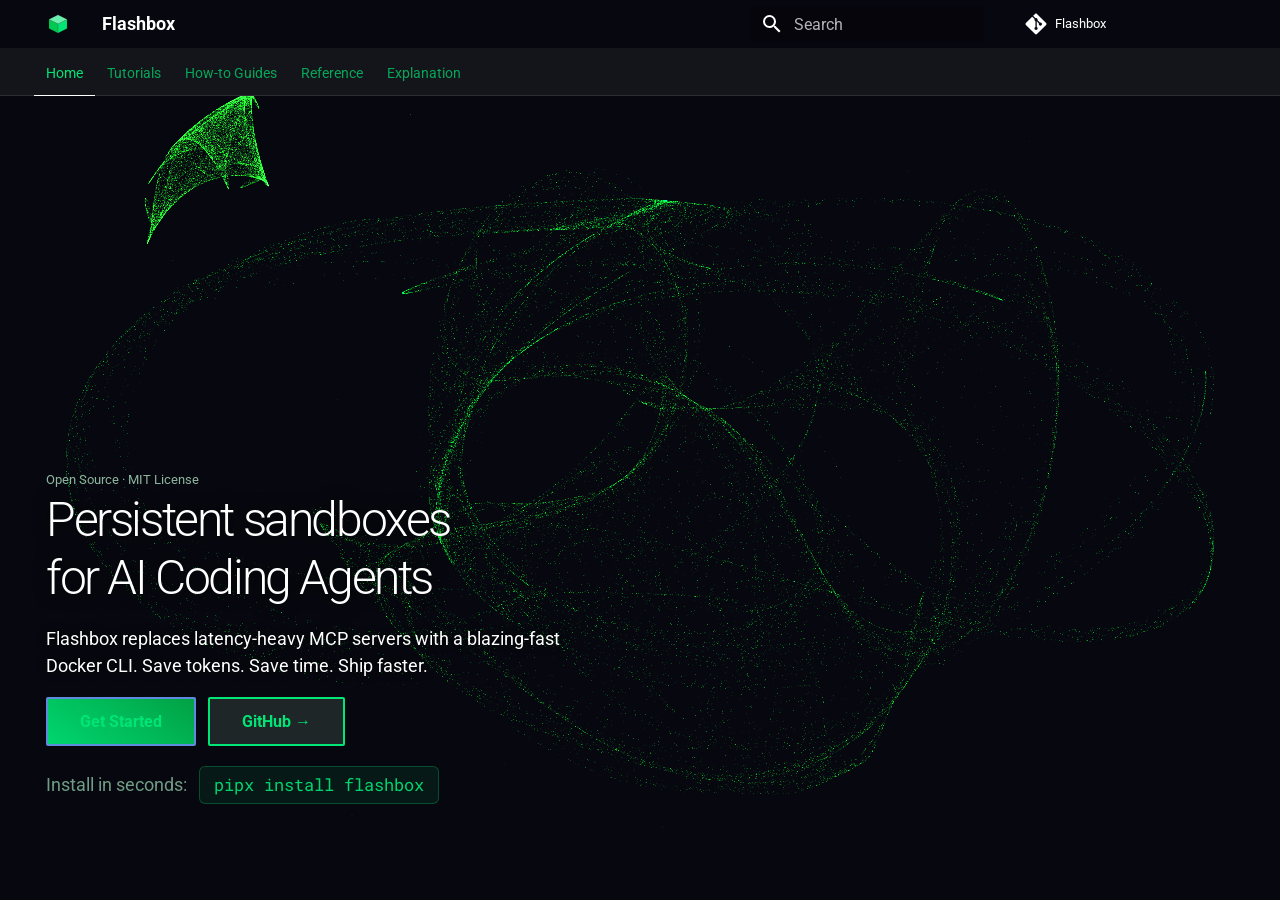
<file: index.html>
<!doctype html>
<html lang="en" class="no-js">
  <head>
    
      <meta charset="utf-8">
      <meta name="viewport" content="width=device-width,initial-scale=1">
      
        <meta name="description" content="A dynamic, repository-aware persistent Docker sandbox CLI for AI Agents.">
      
      
      
        <link rel="canonical" href="https://your_domain.com/flashbox/">
      
      
      
        <link rel="next" href="tutorials/getting-started/">
      
      
        
      
      
      <link rel="icon" href="assets/logo.svg">
      <meta name="generator" content="mkdocs-1.6.1, mkdocs-material-9.7.6">
    
    
      
        <title>Flashbox</title>
      
    
    
      <link rel="stylesheet" href="assets/stylesheets/main.484c7ddc.min.css">
      
        
        <link rel="stylesheet" href="assets/stylesheets/palette.ab4e12ef.min.css">
      
      


    
    
      
    
    
      
        
        
        <link rel="preconnect" href="https://fonts.gstatic.com" crossorigin>
        <link rel="stylesheet" href="https://fonts.googleapis.com/css?family=Roboto:300,300i,400,400i,700,700i%7CRoboto+Mono:400,400i,700,700i&display=fallback">
        <style>:root{--md-text-font:"Roboto";--md-code-font:"Roboto Mono"}</style>
      
    
    
      <link rel="stylesheet" href="assets/theme.css">
    
    <script>__md_scope=new URL(".",location),__md_hash=e=>[...e].reduce(((e,_)=>(e<<5)-e+_.charCodeAt(0)),0),__md_get=(e,_=localStorage,t=__md_scope)=>JSON.parse(_.getItem(t.pathname+"."+e)),__md_set=(e,_,t=localStorage,a=__md_scope)=>{try{t.setItem(a.pathname+"."+e,JSON.stringify(_))}catch(e){}}</script>
    
      

    
    
  </head>
  
  
    
    
    
    
    
    <body dir="ltr" data-md-color-scheme="slate" data-md-color-primary="black" data-md-color-accent="green">
  
    
    <input class="md-toggle" data-md-toggle="drawer" type="checkbox" id="__drawer" autocomplete="off">
    <input class="md-toggle" data-md-toggle="search" type="checkbox" id="__search" autocomplete="off">
    <label class="md-overlay" for="__drawer"></label>
    <div data-md-component="skip">
      
        
        <a href="#why-flashbox" class="md-skip">
          Skip to content
        </a>
      
    </div>
    <div data-md-component="announce">
      
    </div>
    
    
      

<header class="md-header" data-md-component="header">
  <nav class="md-header__inner md-grid" aria-label="Header">
    <a href="." title="Flashbox" class="md-header__button md-logo" aria-label="Flashbox" data-md-component="logo">
      
  <img src="assets/logo.svg" alt="logo">

    </a>
    <label class="md-header__button md-icon" for="__drawer">
      
      <svg xmlns="http://www.w3.org/2000/svg" viewBox="0 0 24 24"><path d="M3 6h18v2H3zm0 5h18v2H3zm0 5h18v2H3z"/></svg>
    </label>
    <div class="md-header__title" data-md-component="header-title">
      <div class="md-header__ellipsis">
        <div class="md-header__topic">
          <span class="md-ellipsis">
            Flashbox
          </span>
        </div>
        <div class="md-header__topic" data-md-component="header-topic">
          <span class="md-ellipsis">
            
              Home
            
          </span>
        </div>
      </div>
    </div>
    
      
    
    
    
    
      
      
        <label class="md-header__button md-icon" for="__search">
          
          <svg xmlns="http://www.w3.org/2000/svg" viewBox="0 0 24 24"><path d="M9.5 3A6.5 6.5 0 0 1 16 9.5c0 1.61-.59 3.09-1.56 4.23l.27.27h.79l5 5-1.5 1.5-5-5v-.79l-.27-.27A6.52 6.52 0 0 1 9.5 16 6.5 6.5 0 0 1 3 9.5 6.5 6.5 0 0 1 9.5 3m0 2C7 5 5 7 5 9.5S7 14 9.5 14 14 12 14 9.5 12 5 9.5 5"/></svg>
        </label>
        <div class="md-search" data-md-component="search" role="dialog">
  <label class="md-search__overlay" for="__search"></label>
  <div class="md-search__inner" role="search">
    <form class="md-search__form" name="search">
      <input type="text" class="md-search__input" name="query" aria-label="Search" placeholder="Search" autocapitalize="off" autocorrect="off" autocomplete="off" spellcheck="false" data-md-component="search-query" required>
      <label class="md-search__icon md-icon" for="__search">
        
        <svg xmlns="http://www.w3.org/2000/svg" viewBox="0 0 24 24"><path d="M9.5 3A6.5 6.5 0 0 1 16 9.5c0 1.61-.59 3.09-1.56 4.23l.27.27h.79l5 5-1.5 1.5-5-5v-.79l-.27-.27A6.52 6.52 0 0 1 9.5 16 6.5 6.5 0 0 1 3 9.5 6.5 6.5 0 0 1 9.5 3m0 2C7 5 5 7 5 9.5S7 14 9.5 14 14 12 14 9.5 12 5 9.5 5"/></svg>
        
        <svg xmlns="http://www.w3.org/2000/svg" viewBox="0 0 24 24"><path d="M20 11v2H8l5.5 5.5-1.42 1.42L4.16 12l7.92-7.92L13.5 5.5 8 11z"/></svg>
      </label>
      <nav class="md-search__options" aria-label="Search">
        
        <button type="reset" class="md-search__icon md-icon" title="Clear" aria-label="Clear" tabindex="-1">
          
          <svg xmlns="http://www.w3.org/2000/svg" viewBox="0 0 24 24"><path d="M19 6.41 17.59 5 12 10.59 6.41 5 5 6.41 10.59 12 5 17.59 6.41 19 12 13.41 17.59 19 19 17.59 13.41 12z"/></svg>
        </button>
      </nav>
      
    </form>
    <div class="md-search__output">
      <div class="md-search__scrollwrap" tabindex="0" data-md-scrollfix>
        <div class="md-search-result" data-md-component="search-result">
          <div class="md-search-result__meta">
            Initializing search
          </div>
          <ol class="md-search-result__list" role="presentation"></ol>
        </div>
      </div>
    </div>
  </div>
</div>
      
    
    
      <div class="md-header__source">
        <a href="https://github.com/markeyser/flashbox" title="Go to repository" class="md-source" data-md-component="source">
  <div class="md-source__icon md-icon">
    
    <svg xmlns="http://www.w3.org/2000/svg" viewBox="0 0 448 512"><!--! Font Awesome Free 7.1.0 by @fontawesome - https://fontawesome.com License - https://fontawesome.com/license/free (Icons: CC BY 4.0, Fonts: SIL OFL 1.1, Code: MIT License) Copyright 2025 Fonticons, Inc.--><path d="M439.6 236.1 244 40.5c-5.4-5.5-12.8-8.5-20.4-8.5s-15 3-20.4 8.4L162.5 81l51.5 51.5c27.1-9.1 52.7 16.8 43.4 43.7l49.7 49.7c34.2-11.8 61.2 31 35.5 56.7-26.5 26.5-70.2-2.9-56-37.3L240.3 199v121.9c25.3 12.5 22.3 41.8 9.1 55-6.4 6.4-15.2 10.1-24.3 10.1s-17.8-3.6-24.3-10.1c-17.6-17.6-11.1-46.9 11.2-56v-123c-20.8-8.5-24.6-30.7-18.6-45L142.6 101 8.5 235.1C3 240.6 0 247.9 0 255.5s3 15 8.5 20.4l195.6 195.7c5.4 5.4 12.7 8.4 20.4 8.4s15-3 20.4-8.4l194.7-194.7c5.4-5.4 8.4-12.8 8.4-20.4s-3-15-8.4-20.4"/></svg>
  </div>
  <div class="md-source__repository">
    Flashbox
  </div>
</a>
      </div>
    
  </nav>
  
</header>
    
    <div class="md-container" data-md-component="container">
      
      
        
          
            
<nav class="md-tabs" aria-label="Tabs" data-md-component="tabs">
  <div class="md-grid">
    <ul class="md-tabs__list">
      
        
  
  
  
    
  
  
    <li class="md-tabs__item md-tabs__item--active">
      <a href="." class="md-tabs__link">
        
  
  
    
  
  Home

      </a>
    </li>
  

      
        
  
  
  
  
    
    
      <li class="md-tabs__item">
        <a href="tutorials/getting-started/" class="md-tabs__link">
          
  
  
    
  
  Tutorials

        </a>
      </li>
    
  

      
        
  
  
  
  
    
    
      <li class="md-tabs__item">
        <a href="how-to/setup-persistent-volumes/" class="md-tabs__link">
          
  
  
    
  
  How-to Guides

        </a>
      </li>
    
  

      
        
  
  
  
  
    
    
      <li class="md-tabs__item">
        <a href="reference/cli-commands/" class="md-tabs__link">
          
  
  
    
  
  Reference

        </a>
      </li>
    
  

      
        
  
  
  
  
    
    
      <li class="md-tabs__item">
        <a href="explanation/architecture/" class="md-tabs__link">
          
  
  
    
  
  Explanation

        </a>
      </li>
    
  

      
    </ul>
  </div>
</nav>
          
        
      
      <main class="md-main" data-md-component="main">
        <div class="md-main__inner md-grid">
          
            
              
                
              
              <div class="md-sidebar md-sidebar--primary" data-md-component="sidebar" data-md-type="navigation" hidden>
                <div class="md-sidebar__scrollwrap">
                  <div class="md-sidebar__inner">
                    


  


<nav class="md-nav md-nav--primary md-nav--lifted" aria-label="Navigation" data-md-level="0">
  <label class="md-nav__title" for="__drawer">
    <a href="." title="Flashbox" class="md-nav__button md-logo" aria-label="Flashbox" data-md-component="logo">
      
  <img src="assets/logo.svg" alt="logo">

    </a>
    Flashbox
  </label>
  
    <div class="md-nav__source">
      <a href="https://github.com/markeyser/flashbox" title="Go to repository" class="md-source" data-md-component="source">
  <div class="md-source__icon md-icon">
    
    <svg xmlns="http://www.w3.org/2000/svg" viewBox="0 0 448 512"><!--! Font Awesome Free 7.1.0 by @fontawesome - https://fontawesome.com License - https://fontawesome.com/license/free (Icons: CC BY 4.0, Fonts: SIL OFL 1.1, Code: MIT License) Copyright 2025 Fonticons, Inc.--><path d="M439.6 236.1 244 40.5c-5.4-5.5-12.8-8.5-20.4-8.5s-15 3-20.4 8.4L162.5 81l51.5 51.5c27.1-9.1 52.7 16.8 43.4 43.7l49.7 49.7c34.2-11.8 61.2 31 35.5 56.7-26.5 26.5-70.2-2.9-56-37.3L240.3 199v121.9c25.3 12.5 22.3 41.8 9.1 55-6.4 6.4-15.2 10.1-24.3 10.1s-17.8-3.6-24.3-10.1c-17.6-17.6-11.1-46.9 11.2-56v-123c-20.8-8.5-24.6-30.7-18.6-45L142.6 101 8.5 235.1C3 240.6 0 247.9 0 255.5s3 15 8.5 20.4l195.6 195.7c5.4 5.4 12.7 8.4 20.4 8.4s15-3 20.4-8.4l194.7-194.7c5.4-5.4 8.4-12.8 8.4-20.4s-3-15-8.4-20.4"/></svg>
  </div>
  <div class="md-source__repository">
    Flashbox
  </div>
</a>
    </div>
  
  <ul class="md-nav__list" data-md-scrollfix>
    
      
      
  
  
    
  
  
  
    <li class="md-nav__item md-nav__item--active">
      
      <input class="md-nav__toggle md-toggle" type="checkbox" id="__toc">
      
      
      
        <label class="md-nav__link md-nav__link--active" for="__toc">
          
  
  
  <span class="md-ellipsis">
    
  
    Home
  

    
  </span>
  
  

          <span class="md-nav__icon md-icon"></span>
        </label>
      
      <a href="." class="md-nav__link md-nav__link--active">
        
  
  
  <span class="md-ellipsis">
    
  
    Home
  

    
  </span>
  
  

      </a>
      
        

<nav class="md-nav md-nav--secondary" aria-label="Table of contents">
  
  
  
  
    <label class="md-nav__title" for="__toc">
      <span class="md-nav__icon md-icon"></span>
      Table of contents
    </label>
    <ul class="md-nav__list" data-md-component="toc" data-md-scrollfix>
      
        <li class="md-nav__item">
  <a href="#why-flashbox" class="md-nav__link">
    <span class="md-ellipsis">
      
        Why Flashbox?
      
    </span>
  </a>
  
    <nav class="md-nav" aria-label="Why Flashbox?">
      <ul class="md-nav__list">
        
          <li class="md-nav__item">
  <a href="#1-persistent-sandboxing-saves-time-and-tokens-money" class="md-nav__link">
    <span class="md-ellipsis">
      
        1. Persistent Sandboxing Saves Time and Tokens (Money)
      
    </span>
  </a>
  
</li>
        
          <li class="md-nav__item">
  <a href="#2-cli-skillmd-is-superior-to-mcp-servers" class="md-nav__link">
    <span class="md-ellipsis">
      
        2. CLI + Skill.md is Superior to MCP Servers
      
    </span>
  </a>
  
</li>
        
      </ul>
    </nav>
  
</li>
      
        <li class="md-nav__item">
  <a href="#structure-of-this-documentation" class="md-nav__link">
    <span class="md-ellipsis">
      
        Structure of this Documentation
      
    </span>
  </a>
  
</li>
      
    </ul>
  
</nav>
      
    </li>
  

    
      
      
  
  
  
  
    
    
      
        
      
    
    
    
      
      
        
      
    
    
    <li class="md-nav__item md-nav__item--nested">
      
        
        
        <input class="md-nav__toggle md-toggle " type="checkbox" id="__nav_2" >
        
          
          <label class="md-nav__link" for="__nav_2" id="__nav_2_label" tabindex="0">
            
  
  
  <span class="md-ellipsis">
    
  
    Tutorials
  

    
  </span>
  
  

            <span class="md-nav__icon md-icon"></span>
          </label>
        
        <nav class="md-nav" data-md-level="1" aria-labelledby="__nav_2_label" aria-expanded="false">
          <label class="md-nav__title" for="__nav_2">
            <span class="md-nav__icon md-icon"></span>
            
  
    Tutorials
  

          </label>
          <ul class="md-nav__list" data-md-scrollfix>
            
              
                
  
  
  
  
    <li class="md-nav__item">
      <a href="tutorials/getting-started/" class="md-nav__link">
        
  
  
  <span class="md-ellipsis">
    
  
    Getting Started
  

    
  </span>
  
  

      </a>
    </li>
  

              
            
          </ul>
        </nav>
      
    </li>
  

    
      
      
  
  
  
  
    
    
      
        
      
    
    
    
      
      
        
      
    
    
    <li class="md-nav__item md-nav__item--nested">
      
        
        
        <input class="md-nav__toggle md-toggle " type="checkbox" id="__nav_3" >
        
          
          <label class="md-nav__link" for="__nav_3" id="__nav_3_label" tabindex="0">
            
  
  
  <span class="md-ellipsis">
    
  
    How-to Guides
  

    
  </span>
  
  

            <span class="md-nav__icon md-icon"></span>
          </label>
        
        <nav class="md-nav" data-md-level="1" aria-labelledby="__nav_3_label" aria-expanded="false">
          <label class="md-nav__title" for="__nav_3">
            <span class="md-nav__icon md-icon"></span>
            
  
    How-to Guides
  

          </label>
          <ul class="md-nav__list" data-md-scrollfix>
            
              
                
  
  
  
  
    <li class="md-nav__item">
      <a href="how-to/setup-persistent-volumes/" class="md-nav__link">
        
  
  
  <span class="md-ellipsis">
    
  
    Mount Custom Vaults
  

    
  </span>
  
  

      </a>
    </li>
  

              
            
          </ul>
        </nav>
      
    </li>
  

    
      
      
  
  
  
  
    
    
      
        
      
    
    
    
      
      
        
      
    
    
    <li class="md-nav__item md-nav__item--nested">
      
        
        
        <input class="md-nav__toggle md-toggle " type="checkbox" id="__nav_4" >
        
          
          <label class="md-nav__link" for="__nav_4" id="__nav_4_label" tabindex="0">
            
  
  
  <span class="md-ellipsis">
    
  
    Reference
  

    
  </span>
  
  

            <span class="md-nav__icon md-icon"></span>
          </label>
        
        <nav class="md-nav" data-md-level="1" aria-labelledby="__nav_4_label" aria-expanded="false">
          <label class="md-nav__title" for="__nav_4">
            <span class="md-nav__icon md-icon"></span>
            
  
    Reference
  

          </label>
          <ul class="md-nav__list" data-md-scrollfix>
            
              
                
  
  
  
  
    <li class="md-nav__item">
      <a href="reference/cli-commands/" class="md-nav__link">
        
  
  
  <span class="md-ellipsis">
    
  
    CLI Commands
  

    
  </span>
  
  

      </a>
    </li>
  

              
            
          </ul>
        </nav>
      
    </li>
  

    
      
      
  
  
  
  
    
    
      
        
      
    
    
    
      
      
        
      
    
    
    <li class="md-nav__item md-nav__item--nested">
      
        
        
        <input class="md-nav__toggle md-toggle " type="checkbox" id="__nav_5" >
        
          
          <label class="md-nav__link" for="__nav_5" id="__nav_5_label" tabindex="0">
            
  
  
  <span class="md-ellipsis">
    
  
    Explanation
  

    
  </span>
  
  

            <span class="md-nav__icon md-icon"></span>
          </label>
        
        <nav class="md-nav" data-md-level="1" aria-labelledby="__nav_5_label" aria-expanded="false">
          <label class="md-nav__title" for="__nav_5">
            <span class="md-nav__icon md-icon"></span>
            
  
    Explanation
  

          </label>
          <ul class="md-nav__list" data-md-scrollfix>
            
              
                
  
  
  
  
    <li class="md-nav__item">
      <a href="explanation/architecture/" class="md-nav__link">
        
  
  
  <span class="md-ellipsis">
    
  
    Architecture Philosophy
  

    
  </span>
  
  

      </a>
    </li>
  

              
            
          </ul>
        </nav>
      
    </li>
  

    
  </ul>
</nav>
                  </div>
                </div>
              </div>
            
            
              
                
              
              <div class="md-sidebar md-sidebar--secondary" data-md-component="sidebar" data-md-type="toc" hidden>
                <div class="md-sidebar__scrollwrap">
                  <div class="md-sidebar__inner">
                    

<nav class="md-nav md-nav--secondary" aria-label="Table of contents">
  
  
  
  
    <label class="md-nav__title" for="__toc">
      <span class="md-nav__icon md-icon"></span>
      Table of contents
    </label>
    <ul class="md-nav__list" data-md-component="toc" data-md-scrollfix>
      
        <li class="md-nav__item">
  <a href="#why-flashbox" class="md-nav__link">
    <span class="md-ellipsis">
      
        Why Flashbox?
      
    </span>
  </a>
  
    <nav class="md-nav" aria-label="Why Flashbox?">
      <ul class="md-nav__list">
        
          <li class="md-nav__item">
  <a href="#1-persistent-sandboxing-saves-time-and-tokens-money" class="md-nav__link">
    <span class="md-ellipsis">
      
        1. Persistent Sandboxing Saves Time and Tokens (Money)
      
    </span>
  </a>
  
</li>
        
          <li class="md-nav__item">
  <a href="#2-cli-skillmd-is-superior-to-mcp-servers" class="md-nav__link">
    <span class="md-ellipsis">
      
        2. CLI + Skill.md is Superior to MCP Servers
      
    </span>
  </a>
  
</li>
        
      </ul>
    </nav>
  
</li>
      
        <li class="md-nav__item">
  <a href="#structure-of-this-documentation" class="md-nav__link">
    <span class="md-ellipsis">
      
        Structure of this Documentation
      
    </span>
  </a>
  
</li>
      
    </ul>
  
</nav>
                  </div>
                </div>
              </div>
            
          
          
  

  
  <style>
    body, html { height: 100%; margin: 0; }
    body { background-color: #0b0c0f; }

    .fb-hero-wrap {
      position: fixed; top: 0; left: 0;
      width: 100vw; height: 100vh;
      z-index: 1; overflow: hidden;
      background: #0b0c0f;
    }
    #fb-canvas {
      position: absolute; inset: 0;
      width: 100%; height: 100%; display: block;
    }

    /* Teaser content overlay */
    .mdx-teaser {
      bottom: 96px; position: absolute;
      width: 100%; z-index: 3;
    }
    .mdx-teaser .md-grid { padding: 0 16px; }
    .mdx-teaser small {
      color: rgba(200, 255, 220, 0.7); opacity: 1;
    }
    .mdx-teaser h1 {
      color: #fff; font-size: 48px; letter-spacing: -0.05em;
      line-height: 1.2; margin-bottom: 0; max-width: 480px;
      text-shadow: 0 0 16px #000;
    }
    @media (max-width: 480px) { .mdx-teaser h1 { font-size: 36px; } }
    .mdx-teaser p {
      color: #fff; font-size: 18px; line-height: 1.5;
      max-width: 520px; text-shadow: 0 0 8px #000;
    }
    @media (max-width: 480px) { .mdx-teaser p { font-size: 14px; } }

    /* CTA buttons */
    .mdx-teaser .md-button {
      backdrop-filter: blur(4px);
      background-color: rgba(200, 255, 220, 0.12);
      color: #fff; transition: all 0.25s;
    }
    .mdx-teaser .md-button:focus,
    .mdx-teaser .md-button:hover { color: #fff; }
    .mdx-teaser .md-button--primary {
      backdrop-filter: blur(4px);
      background: linear-gradient(35deg, rgba(0,230,118,0.93), rgba(0,200,83,0.8));
      color: #fff;
    }
    .mdx-teaser .md-button--primary:focus,
    .mdx-teaser .md-button--primary:hover { color: #fff; }

    /* Install snippet */
    .mdx-install {
      display: flex; align-items: center; gap: 0.6rem;
      font-size: 0.88rem; color: rgba(180,255,210,0.6); margin-top: 1rem;
    }
    .mdx-install code {
      background: rgba(0,230,118,0.08); border: 1px solid rgba(0,230,118,0.25);
      color: rgba(0,230,118,0.92); padding: 0.2rem 0.7rem;
      border-radius: 6px; font-size: 0.87rem;
    }

    /* Transparent header/tabs floating over hero */
    .md-header {
      backdrop-filter: none !important;
      background-color: transparent !important;
      box-shadow: none !important;
      color: #fff !important;
      z-index: 10 !important;
      position: relative !important;
    }
    .md-header__option { display: none; }
    .md-tabs {
      box-shadow: inset 0 -0.05rem 0 hsla(0,0%,100%,0.1) !important;
      z-index: 9 !important; position: relative !important;
    }
    .md-tabs__item { color: #fff !important; }
    .md-tabs__item--active { border-bottom: 0.05rem solid #fff; }
    .md-main__inner { margin-top: 0; }
    .md-content { display: none; }
  </style>

  
  <div class="fb-hero-wrap">
    <canvas id="fb-canvas"></canvas>
    <div class="mdx-teaser">
      <div class="md-grid md-typeset">
        <small>Open Source &middot; MIT License</small>
        <h1>Persistent sandboxes<br>for AI Coding Agents</h1>
        <p>
          Flashbox replaces latency-heavy MCP servers with a blazing-fast Docker CLI.
          Save tokens. Save time. Ship faster.
        </p>
        <a href="tutorials/getting-started/" class="md-button md-button--primary">
          Get Started
        </a>
        &nbsp;
        <a href="https://github.com/markeyser/flashbox" class="md-button" target="_blank">
          GitHub &rarr;
        </a>
        <div class="mdx-install">
          <span>Install in seconds:</span>
          <code>pipx install flashbox</code>
        </div>
      </div>
    </div>
  </div>
  <script src="assets/hero-particles-v2.js"></script>

  

          
<script>var target=document.getElementById(location.hash.slice(1));target&&target.name&&(target.checked=target.name.startsWith("__tabbed_"))</script>
        </div>
        
          <button type="button" class="md-top md-icon" data-md-component="top" hidden>
  
  <svg xmlns="http://www.w3.org/2000/svg" viewBox="0 0 24 24"><path d="M13 20h-2V8l-5.5 5.5-1.42-1.42L12 4.16l7.92 7.92-1.42 1.42L13 8z"/></svg>
  Back to top
</button>
        
      </main>
      
        <footer class="md-footer">
  
  <div class="md-footer-meta md-typeset">
    <div class="md-footer-meta__inner md-grid">
      <div class="md-copyright">
  
  
    Made with
    <a href="https://squidfunk.github.io/mkdocs-material/" target="_blank" rel="noopener">
      Material for MkDocs
    </a>
  
</div>
      
    </div>
  </div>
</footer>
      
    </div>
    <div class="md-dialog" data-md-component="dialog">
      <div class="md-dialog__inner md-typeset"></div>
    </div>
    
    
    
      
      
      <script id="__config" type="application/json">{"annotate": null, "base": ".", "features": ["navigation.tabs", "navigation.indexes", "navigation.sections", "navigation.top", "toc.follow"], "search": "assets/javascripts/workers/search.2c215733.min.js", "tags": null, "translations": {"clipboard.copied": "Copied to clipboard", "clipboard.copy": "Copy to clipboard", "search.result.more.one": "1 more on this page", "search.result.more.other": "# more on this page", "search.result.none": "No matching documents", "search.result.one": "1 matching document", "search.result.other": "# matching documents", "search.result.placeholder": "Type to start searching", "search.result.term.missing": "Missing", "select.version": "Select version"}, "version": null}</script>
    
    
      <script src="assets/javascripts/bundle.79ae519e.min.js"></script>
      
    
  </body>
</html>
</file>
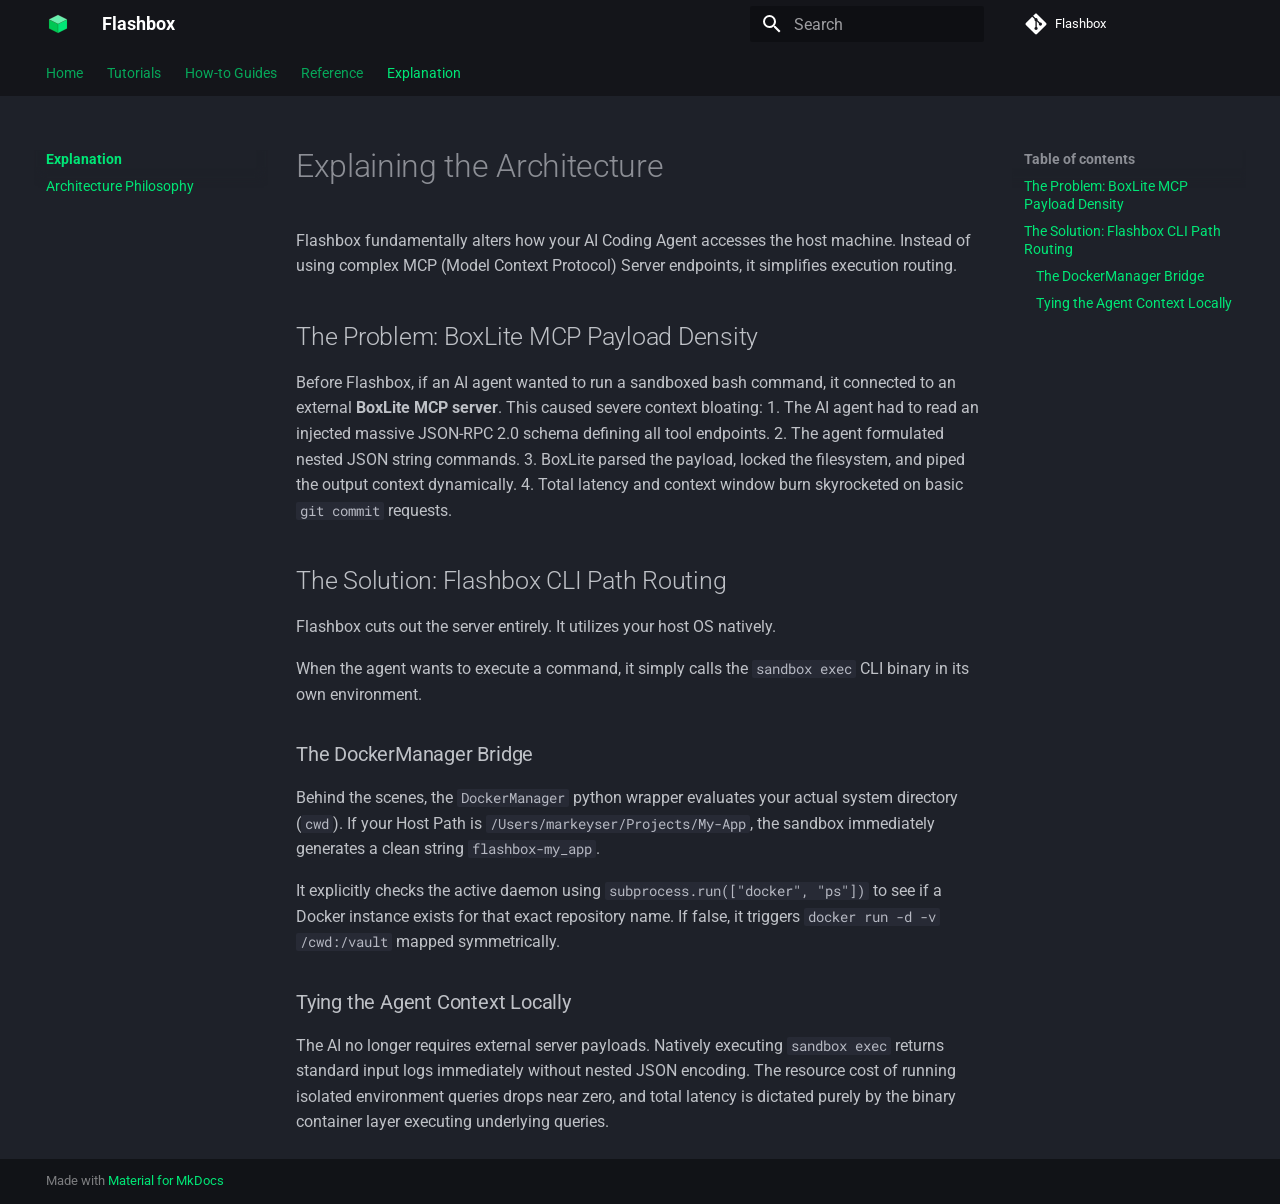
<file: explanation/architecture/index.html>
<!doctype html>
<html lang="en" class="no-js">
  <head>
    
      <meta charset="utf-8">
      <meta name="viewport" content="width=device-width,initial-scale=1">
      
        <meta name="description" content="A dynamic, repository-aware persistent Docker sandbox CLI for AI Agents.">
      
      
      
        <link rel="canonical" href="https://your_domain.com/flashbox/explanation/architecture/">
      
      
        <link rel="prev" href="../../reference/cli-commands/">
      
      
      
        
      
      
      <link rel="icon" href="../../assets/logo.svg">
      <meta name="generator" content="mkdocs-1.6.1, mkdocs-material-9.7.6">
    
    
      
        <title>Architecture Philosophy - Flashbox</title>
      
    
    
      <link rel="stylesheet" href="../../assets/stylesheets/main.484c7ddc.min.css">
      
        
        <link rel="stylesheet" href="../../assets/stylesheets/palette.ab4e12ef.min.css">
      
      


    
    
      
    
    
      
        
        
        <link rel="preconnect" href="https://fonts.gstatic.com" crossorigin>
        <link rel="stylesheet" href="https://fonts.googleapis.com/css?family=Roboto:300,300i,400,400i,700,700i%7CRoboto+Mono:400,400i,700,700i&display=fallback">
        <style>:root{--md-text-font:"Roboto";--md-code-font:"Roboto Mono"}</style>
      
    
    
      <link rel="stylesheet" href="../../assets/theme.css">
    
    <script>__md_scope=new URL("../..",location),__md_hash=e=>[...e].reduce(((e,_)=>(e<<5)-e+_.charCodeAt(0)),0),__md_get=(e,_=localStorage,t=__md_scope)=>JSON.parse(_.getItem(t.pathname+"."+e)),__md_set=(e,_,t=localStorage,a=__md_scope)=>{try{t.setItem(a.pathname+"."+e,JSON.stringify(_))}catch(e){}}</script>
    
      

    
    
  </head>
  
  
    
    
    
    
    
    <body dir="ltr" data-md-color-scheme="slate" data-md-color-primary="black" data-md-color-accent="green">
  
    
    <input class="md-toggle" data-md-toggle="drawer" type="checkbox" id="__drawer" autocomplete="off">
    <input class="md-toggle" data-md-toggle="search" type="checkbox" id="__search" autocomplete="off">
    <label class="md-overlay" for="__drawer"></label>
    <div data-md-component="skip">
      
        
        <a href="#explaining-the-architecture" class="md-skip">
          Skip to content
        </a>
      
    </div>
    <div data-md-component="announce">
      
    </div>
    
    
      

<header class="md-header" data-md-component="header">
  <nav class="md-header__inner md-grid" aria-label="Header">
    <a href="../.." title="Flashbox" class="md-header__button md-logo" aria-label="Flashbox" data-md-component="logo">
      
  <img src="../../assets/logo.svg" alt="logo">

    </a>
    <label class="md-header__button md-icon" for="__drawer">
      
      <svg xmlns="http://www.w3.org/2000/svg" viewBox="0 0 24 24"><path d="M3 6h18v2H3zm0 5h18v2H3zm0 5h18v2H3z"/></svg>
    </label>
    <div class="md-header__title" data-md-component="header-title">
      <div class="md-header__ellipsis">
        <div class="md-header__topic">
          <span class="md-ellipsis">
            Flashbox
          </span>
        </div>
        <div class="md-header__topic" data-md-component="header-topic">
          <span class="md-ellipsis">
            
              Architecture Philosophy
            
          </span>
        </div>
      </div>
    </div>
    
      
    
    
    
    
      
      
        <label class="md-header__button md-icon" for="__search">
          
          <svg xmlns="http://www.w3.org/2000/svg" viewBox="0 0 24 24"><path d="M9.5 3A6.5 6.5 0 0 1 16 9.5c0 1.61-.59 3.09-1.56 4.23l.27.27h.79l5 5-1.5 1.5-5-5v-.79l-.27-.27A6.52 6.52 0 0 1 9.5 16 6.5 6.5 0 0 1 3 9.5 6.5 6.5 0 0 1 9.5 3m0 2C7 5 5 7 5 9.5S7 14 9.5 14 14 12 14 9.5 12 5 9.5 5"/></svg>
        </label>
        <div class="md-search" data-md-component="search" role="dialog">
  <label class="md-search__overlay" for="__search"></label>
  <div class="md-search__inner" role="search">
    <form class="md-search__form" name="search">
      <input type="text" class="md-search__input" name="query" aria-label="Search" placeholder="Search" autocapitalize="off" autocorrect="off" autocomplete="off" spellcheck="false" data-md-component="search-query" required>
      <label class="md-search__icon md-icon" for="__search">
        
        <svg xmlns="http://www.w3.org/2000/svg" viewBox="0 0 24 24"><path d="M9.5 3A6.5 6.5 0 0 1 16 9.5c0 1.61-.59 3.09-1.56 4.23l.27.27h.79l5 5-1.5 1.5-5-5v-.79l-.27-.27A6.52 6.52 0 0 1 9.5 16 6.5 6.5 0 0 1 3 9.5 6.5 6.5 0 0 1 9.5 3m0 2C7 5 5 7 5 9.5S7 14 9.5 14 14 12 14 9.5 12 5 9.5 5"/></svg>
        
        <svg xmlns="http://www.w3.org/2000/svg" viewBox="0 0 24 24"><path d="M20 11v2H8l5.5 5.5-1.42 1.42L4.16 12l7.92-7.92L13.5 5.5 8 11z"/></svg>
      </label>
      <nav class="md-search__options" aria-label="Search">
        
        <button type="reset" class="md-search__icon md-icon" title="Clear" aria-label="Clear" tabindex="-1">
          
          <svg xmlns="http://www.w3.org/2000/svg" viewBox="0 0 24 24"><path d="M19 6.41 17.59 5 12 10.59 6.41 5 5 6.41 10.59 12 5 17.59 6.41 19 12 13.41 17.59 19 19 17.59 13.41 12z"/></svg>
        </button>
      </nav>
      
    </form>
    <div class="md-search__output">
      <div class="md-search__scrollwrap" tabindex="0" data-md-scrollfix>
        <div class="md-search-result" data-md-component="search-result">
          <div class="md-search-result__meta">
            Initializing search
          </div>
          <ol class="md-search-result__list" role="presentation"></ol>
        </div>
      </div>
    </div>
  </div>
</div>
      
    
    
      <div class="md-header__source">
        <a href="https://github.com/markeyser/flashbox" title="Go to repository" class="md-source" data-md-component="source">
  <div class="md-source__icon md-icon">
    
    <svg xmlns="http://www.w3.org/2000/svg" viewBox="0 0 448 512"><!--! Font Awesome Free 7.1.0 by @fontawesome - https://fontawesome.com License - https://fontawesome.com/license/free (Icons: CC BY 4.0, Fonts: SIL OFL 1.1, Code: MIT License) Copyright 2025 Fonticons, Inc.--><path d="M439.6 236.1 244 40.5c-5.4-5.5-12.8-8.5-20.4-8.5s-15 3-20.4 8.4L162.5 81l51.5 51.5c27.1-9.1 52.7 16.8 43.4 43.7l49.7 49.7c34.2-11.8 61.2 31 35.5 56.7-26.5 26.5-70.2-2.9-56-37.3L240.3 199v121.9c25.3 12.5 22.3 41.8 9.1 55-6.4 6.4-15.2 10.1-24.3 10.1s-17.8-3.6-24.3-10.1c-17.6-17.6-11.1-46.9 11.2-56v-123c-20.8-8.5-24.6-30.7-18.6-45L142.6 101 8.5 235.1C3 240.6 0 247.9 0 255.5s3 15 8.5 20.4l195.6 195.7c5.4 5.4 12.7 8.4 20.4 8.4s15-3 20.4-8.4l194.7-194.7c5.4-5.4 8.4-12.8 8.4-20.4s-3-15-8.4-20.4"/></svg>
  </div>
  <div class="md-source__repository">
    Flashbox
  </div>
</a>
      </div>
    
  </nav>
  
</header>
    
    <div class="md-container" data-md-component="container">
      
      
        
          
            
<nav class="md-tabs" aria-label="Tabs" data-md-component="tabs">
  <div class="md-grid">
    <ul class="md-tabs__list">
      
        
  
  
  
  
    <li class="md-tabs__item">
      <a href="../.." class="md-tabs__link">
        
  
  
    
  
  Home

      </a>
    </li>
  

      
        
  
  
  
  
    
    
      <li class="md-tabs__item">
        <a href="../../tutorials/getting-started/" class="md-tabs__link">
          
  
  
    
  
  Tutorials

        </a>
      </li>
    
  

      
        
  
  
  
  
    
    
      <li class="md-tabs__item">
        <a href="../../how-to/setup-persistent-volumes/" class="md-tabs__link">
          
  
  
    
  
  How-to Guides

        </a>
      </li>
    
  

      
        
  
  
  
  
    
    
      <li class="md-tabs__item">
        <a href="../../reference/cli-commands/" class="md-tabs__link">
          
  
  
    
  
  Reference

        </a>
      </li>
    
  

      
        
  
  
  
    
  
  
    
    
      <li class="md-tabs__item md-tabs__item--active">
        <a href="./" class="md-tabs__link">
          
  
  
    
  
  Explanation

        </a>
      </li>
    
  

      
    </ul>
  </div>
</nav>
          
        
      
      <main class="md-main" data-md-component="main">
        <div class="md-main__inner md-grid">
          
            
              
              <div class="md-sidebar md-sidebar--primary" data-md-component="sidebar" data-md-type="navigation" >
                <div class="md-sidebar__scrollwrap">
                  <div class="md-sidebar__inner">
                    


  


<nav class="md-nav md-nav--primary md-nav--lifted" aria-label="Navigation" data-md-level="0">
  <label class="md-nav__title" for="__drawer">
    <a href="../.." title="Flashbox" class="md-nav__button md-logo" aria-label="Flashbox" data-md-component="logo">
      
  <img src="../../assets/logo.svg" alt="logo">

    </a>
    Flashbox
  </label>
  
    <div class="md-nav__source">
      <a href="https://github.com/markeyser/flashbox" title="Go to repository" class="md-source" data-md-component="source">
  <div class="md-source__icon md-icon">
    
    <svg xmlns="http://www.w3.org/2000/svg" viewBox="0 0 448 512"><!--! Font Awesome Free 7.1.0 by @fontawesome - https://fontawesome.com License - https://fontawesome.com/license/free (Icons: CC BY 4.0, Fonts: SIL OFL 1.1, Code: MIT License) Copyright 2025 Fonticons, Inc.--><path d="M439.6 236.1 244 40.5c-5.4-5.5-12.8-8.5-20.4-8.5s-15 3-20.4 8.4L162.5 81l51.5 51.5c27.1-9.1 52.7 16.8 43.4 43.7l49.7 49.7c34.2-11.8 61.2 31 35.5 56.7-26.5 26.5-70.2-2.9-56-37.3L240.3 199v121.9c25.3 12.5 22.3 41.8 9.1 55-6.4 6.4-15.2 10.1-24.3 10.1s-17.8-3.6-24.3-10.1c-17.6-17.6-11.1-46.9 11.2-56v-123c-20.8-8.5-24.6-30.7-18.6-45L142.6 101 8.5 235.1C3 240.6 0 247.9 0 255.5s3 15 8.5 20.4l195.6 195.7c5.4 5.4 12.7 8.4 20.4 8.4s15-3 20.4-8.4l194.7-194.7c5.4-5.4 8.4-12.8 8.4-20.4s-3-15-8.4-20.4"/></svg>
  </div>
  <div class="md-source__repository">
    Flashbox
  </div>
</a>
    </div>
  
  <ul class="md-nav__list" data-md-scrollfix>
    
      
      
  
  
  
  
    <li class="md-nav__item">
      <a href="../.." class="md-nav__link">
        
  
  
  <span class="md-ellipsis">
    
  
    Home
  

    
  </span>
  
  

      </a>
    </li>
  

    
      
      
  
  
  
  
    
    
      
        
      
    
    
    
      
      
        
      
    
    
    <li class="md-nav__item md-nav__item--nested">
      
        
        
        <input class="md-nav__toggle md-toggle " type="checkbox" id="__nav_2" >
        
          
          <label class="md-nav__link" for="__nav_2" id="__nav_2_label" tabindex="0">
            
  
  
  <span class="md-ellipsis">
    
  
    Tutorials
  

    
  </span>
  
  

            <span class="md-nav__icon md-icon"></span>
          </label>
        
        <nav class="md-nav" data-md-level="1" aria-labelledby="__nav_2_label" aria-expanded="false">
          <label class="md-nav__title" for="__nav_2">
            <span class="md-nav__icon md-icon"></span>
            
  
    Tutorials
  

          </label>
          <ul class="md-nav__list" data-md-scrollfix>
            
              
                
  
  
  
  
    <li class="md-nav__item">
      <a href="../../tutorials/getting-started/" class="md-nav__link">
        
  
  
  <span class="md-ellipsis">
    
  
    Getting Started
  

    
  </span>
  
  

      </a>
    </li>
  

              
            
          </ul>
        </nav>
      
    </li>
  

    
      
      
  
  
  
  
    
    
      
        
      
    
    
    
      
      
        
      
    
    
    <li class="md-nav__item md-nav__item--nested">
      
        
        
        <input class="md-nav__toggle md-toggle " type="checkbox" id="__nav_3" >
        
          
          <label class="md-nav__link" for="__nav_3" id="__nav_3_label" tabindex="0">
            
  
  
  <span class="md-ellipsis">
    
  
    How-to Guides
  

    
  </span>
  
  

            <span class="md-nav__icon md-icon"></span>
          </label>
        
        <nav class="md-nav" data-md-level="1" aria-labelledby="__nav_3_label" aria-expanded="false">
          <label class="md-nav__title" for="__nav_3">
            <span class="md-nav__icon md-icon"></span>
            
  
    How-to Guides
  

          </label>
          <ul class="md-nav__list" data-md-scrollfix>
            
              
                
  
  
  
  
    <li class="md-nav__item">
      <a href="../../how-to/setup-persistent-volumes/" class="md-nav__link">
        
  
  
  <span class="md-ellipsis">
    
  
    Mount Custom Vaults
  

    
  </span>
  
  

      </a>
    </li>
  

              
            
          </ul>
        </nav>
      
    </li>
  

    
      
      
  
  
  
  
    
    
      
        
      
    
    
    
      
      
        
      
    
    
    <li class="md-nav__item md-nav__item--nested">
      
        
        
        <input class="md-nav__toggle md-toggle " type="checkbox" id="__nav_4" >
        
          
          <label class="md-nav__link" for="__nav_4" id="__nav_4_label" tabindex="0">
            
  
  
  <span class="md-ellipsis">
    
  
    Reference
  

    
  </span>
  
  

            <span class="md-nav__icon md-icon"></span>
          </label>
        
        <nav class="md-nav" data-md-level="1" aria-labelledby="__nav_4_label" aria-expanded="false">
          <label class="md-nav__title" for="__nav_4">
            <span class="md-nav__icon md-icon"></span>
            
  
    Reference
  

          </label>
          <ul class="md-nav__list" data-md-scrollfix>
            
              
                
  
  
  
  
    <li class="md-nav__item">
      <a href="../../reference/cli-commands/" class="md-nav__link">
        
  
  
  <span class="md-ellipsis">
    
  
    CLI Commands
  

    
  </span>
  
  

      </a>
    </li>
  

              
            
          </ul>
        </nav>
      
    </li>
  

    
      
      
  
  
    
  
  
  
    
    
      
        
      
    
    
    
      
        
        
      
      
        
      
    
    
    <li class="md-nav__item md-nav__item--active md-nav__item--section md-nav__item--nested">
      
        
        
        <input class="md-nav__toggle md-toggle " type="checkbox" id="__nav_5" checked>
        
          
          <label class="md-nav__link" for="__nav_5" id="__nav_5_label" tabindex="">
            
  
  
  <span class="md-ellipsis">
    
  
    Explanation
  

    
  </span>
  
  

            <span class="md-nav__icon md-icon"></span>
          </label>
        
        <nav class="md-nav" data-md-level="1" aria-labelledby="__nav_5_label" aria-expanded="true">
          <label class="md-nav__title" for="__nav_5">
            <span class="md-nav__icon md-icon"></span>
            
  
    Explanation
  

          </label>
          <ul class="md-nav__list" data-md-scrollfix>
            
              
                
  
  
    
  
  
  
    <li class="md-nav__item md-nav__item--active">
      
      <input class="md-nav__toggle md-toggle" type="checkbox" id="__toc">
      
      
        
      
      
        <label class="md-nav__link md-nav__link--active" for="__toc">
          
  
  
  <span class="md-ellipsis">
    
  
    Architecture Philosophy
  

    
  </span>
  
  

          <span class="md-nav__icon md-icon"></span>
        </label>
      
      <a href="./" class="md-nav__link md-nav__link--active">
        
  
  
  <span class="md-ellipsis">
    
  
    Architecture Philosophy
  

    
  </span>
  
  

      </a>
      
        

<nav class="md-nav md-nav--secondary" aria-label="Table of contents">
  
  
  
    
  
  
    <label class="md-nav__title" for="__toc">
      <span class="md-nav__icon md-icon"></span>
      Table of contents
    </label>
    <ul class="md-nav__list" data-md-component="toc" data-md-scrollfix>
      
        <li class="md-nav__item">
  <a href="#the-problem-boxlite-mcp-payload-density" class="md-nav__link">
    <span class="md-ellipsis">
      
        The Problem: BoxLite MCP Payload Density
      
    </span>
  </a>
  
</li>
      
        <li class="md-nav__item">
  <a href="#the-solution-flashbox-cli-path-routing" class="md-nav__link">
    <span class="md-ellipsis">
      
        The Solution: Flashbox CLI Path Routing
      
    </span>
  </a>
  
    <nav class="md-nav" aria-label="The Solution: Flashbox CLI Path Routing">
      <ul class="md-nav__list">
        
          <li class="md-nav__item">
  <a href="#the-dockermanager-bridge" class="md-nav__link">
    <span class="md-ellipsis">
      
        The DockerManager Bridge
      
    </span>
  </a>
  
</li>
        
          <li class="md-nav__item">
  <a href="#tying-the-agent-context-locally" class="md-nav__link">
    <span class="md-ellipsis">
      
        Tying the Agent Context Locally
      
    </span>
  </a>
  
</li>
        
      </ul>
    </nav>
  
</li>
      
    </ul>
  
</nav>
      
    </li>
  

              
            
          </ul>
        </nav>
      
    </li>
  

    
  </ul>
</nav>
                  </div>
                </div>
              </div>
            
            
              
              <div class="md-sidebar md-sidebar--secondary" data-md-component="sidebar" data-md-type="toc" >
                <div class="md-sidebar__scrollwrap">
                  <div class="md-sidebar__inner">
                    

<nav class="md-nav md-nav--secondary" aria-label="Table of contents">
  
  
  
    
  
  
    <label class="md-nav__title" for="__toc">
      <span class="md-nav__icon md-icon"></span>
      Table of contents
    </label>
    <ul class="md-nav__list" data-md-component="toc" data-md-scrollfix>
      
        <li class="md-nav__item">
  <a href="#the-problem-boxlite-mcp-payload-density" class="md-nav__link">
    <span class="md-ellipsis">
      
        The Problem: BoxLite MCP Payload Density
      
    </span>
  </a>
  
</li>
      
        <li class="md-nav__item">
  <a href="#the-solution-flashbox-cli-path-routing" class="md-nav__link">
    <span class="md-ellipsis">
      
        The Solution: Flashbox CLI Path Routing
      
    </span>
  </a>
  
    <nav class="md-nav" aria-label="The Solution: Flashbox CLI Path Routing">
      <ul class="md-nav__list">
        
          <li class="md-nav__item">
  <a href="#the-dockermanager-bridge" class="md-nav__link">
    <span class="md-ellipsis">
      
        The DockerManager Bridge
      
    </span>
  </a>
  
</li>
        
          <li class="md-nav__item">
  <a href="#tying-the-agent-context-locally" class="md-nav__link">
    <span class="md-ellipsis">
      
        Tying the Agent Context Locally
      
    </span>
  </a>
  
</li>
        
      </ul>
    </nav>
  
</li>
      
    </ul>
  
</nav>
                  </div>
                </div>
              </div>
            
          
          
  
    
            <div class="md-content" data-md-component="content">
              
              <article class="md-content__inner md-typeset">
                
                  


  
  


<h1 id="explaining-the-architecture">Explaining the Architecture</h1>
<p>Flashbox fundamentally alters how your AI Coding Agent accesses the host machine. Instead of using complex MCP (Model Context Protocol) Server endpoints, it simplifies execution routing.</p>
<h2 id="the-problem-boxlite-mcp-payload-density">The Problem: BoxLite MCP Payload Density</h2>
<p>Before Flashbox, if an AI agent wanted to run a sandboxed bash command, it connected to an external <strong>BoxLite MCP server</strong>.
This caused severe context bloating: 
1. The AI agent had to read an injected massive JSON-RPC 2.0 schema defining all tool endpoints.
2. The agent formulated nested JSON string commands.
3. BoxLite parsed the payload, locked the filesystem, and piped the output context dynamically.
4. Total latency and context window burn skyrocketed on basic <code>git commit</code> requests.</p>
<h2 id="the-solution-flashbox-cli-path-routing">The Solution: Flashbox CLI Path Routing</h2>
<p>Flashbox cuts out the server entirely. It utilizes your host OS natively.</p>
<p>When the agent wants to execute a command, it simply calls the <code>sandbox exec</code> CLI binary in its own environment.</p>
<h3 id="the-dockermanager-bridge">The DockerManager Bridge</h3>
<p>Behind the scenes, the <code>DockerManager</code> python wrapper evaluates your actual system directory (<code>cwd</code>).
If your Host Path is <code>/Users/markeyser/Projects/My-App</code>, the sandbox immediately generates a clean string <code>flashbox-my_app</code>.</p>
<p>It explicitly checks the active daemon using <code>subprocess.run(["docker", "ps"])</code> to see if a Docker instance exists for that exact repository name. If false, it triggers <code>docker run -d -v /cwd:/vault</code> mapped symmetrically.</p>
<h3 id="tying-the-agent-context-locally">Tying the Agent Context Locally</h3>
<p>The AI no longer requires external server payloads. Natively executing <code>sandbox exec</code> returns standard input logs immediately without nested JSON encoding. The resource cost of running isolated environment queries drops near zero, and total latency is dictated purely by the binary container layer executing underlying queries.</p>












                
              </article>
            </div>
          
  

          
<script>var target=document.getElementById(location.hash.slice(1));target&&target.name&&(target.checked=target.name.startsWith("__tabbed_"))</script>
        </div>
        
          <button type="button" class="md-top md-icon" data-md-component="top" hidden>
  
  <svg xmlns="http://www.w3.org/2000/svg" viewBox="0 0 24 24"><path d="M13 20h-2V8l-5.5 5.5-1.42-1.42L12 4.16l7.92 7.92-1.42 1.42L13 8z"/></svg>
  Back to top
</button>
        
      </main>
      
        <footer class="md-footer">
  
  <div class="md-footer-meta md-typeset">
    <div class="md-footer-meta__inner md-grid">
      <div class="md-copyright">
  
  
    Made with
    <a href="https://squidfunk.github.io/mkdocs-material/" target="_blank" rel="noopener">
      Material for MkDocs
    </a>
  
</div>
      
    </div>
  </div>
</footer>
      
    </div>
    <div class="md-dialog" data-md-component="dialog">
      <div class="md-dialog__inner md-typeset"></div>
    </div>
    
    
    
      
      
      <script id="__config" type="application/json">{"annotate": null, "base": "../..", "features": ["navigation.tabs", "navigation.indexes", "navigation.sections", "navigation.top", "toc.follow"], "search": "../../assets/javascripts/workers/search.2c215733.min.js", "tags": null, "translations": {"clipboard.copied": "Copied to clipboard", "clipboard.copy": "Copy to clipboard", "search.result.more.one": "1 more on this page", "search.result.more.other": "# more on this page", "search.result.none": "No matching documents", "search.result.one": "1 matching document", "search.result.other": "# matching documents", "search.result.placeholder": "Type to start searching", "search.result.term.missing": "Missing", "select.version": "Select version"}, "version": null}</script>
    
    
      <script src="../../assets/javascripts/bundle.79ae519e.min.js"></script>
      
    
  </body>
</html>
</file>
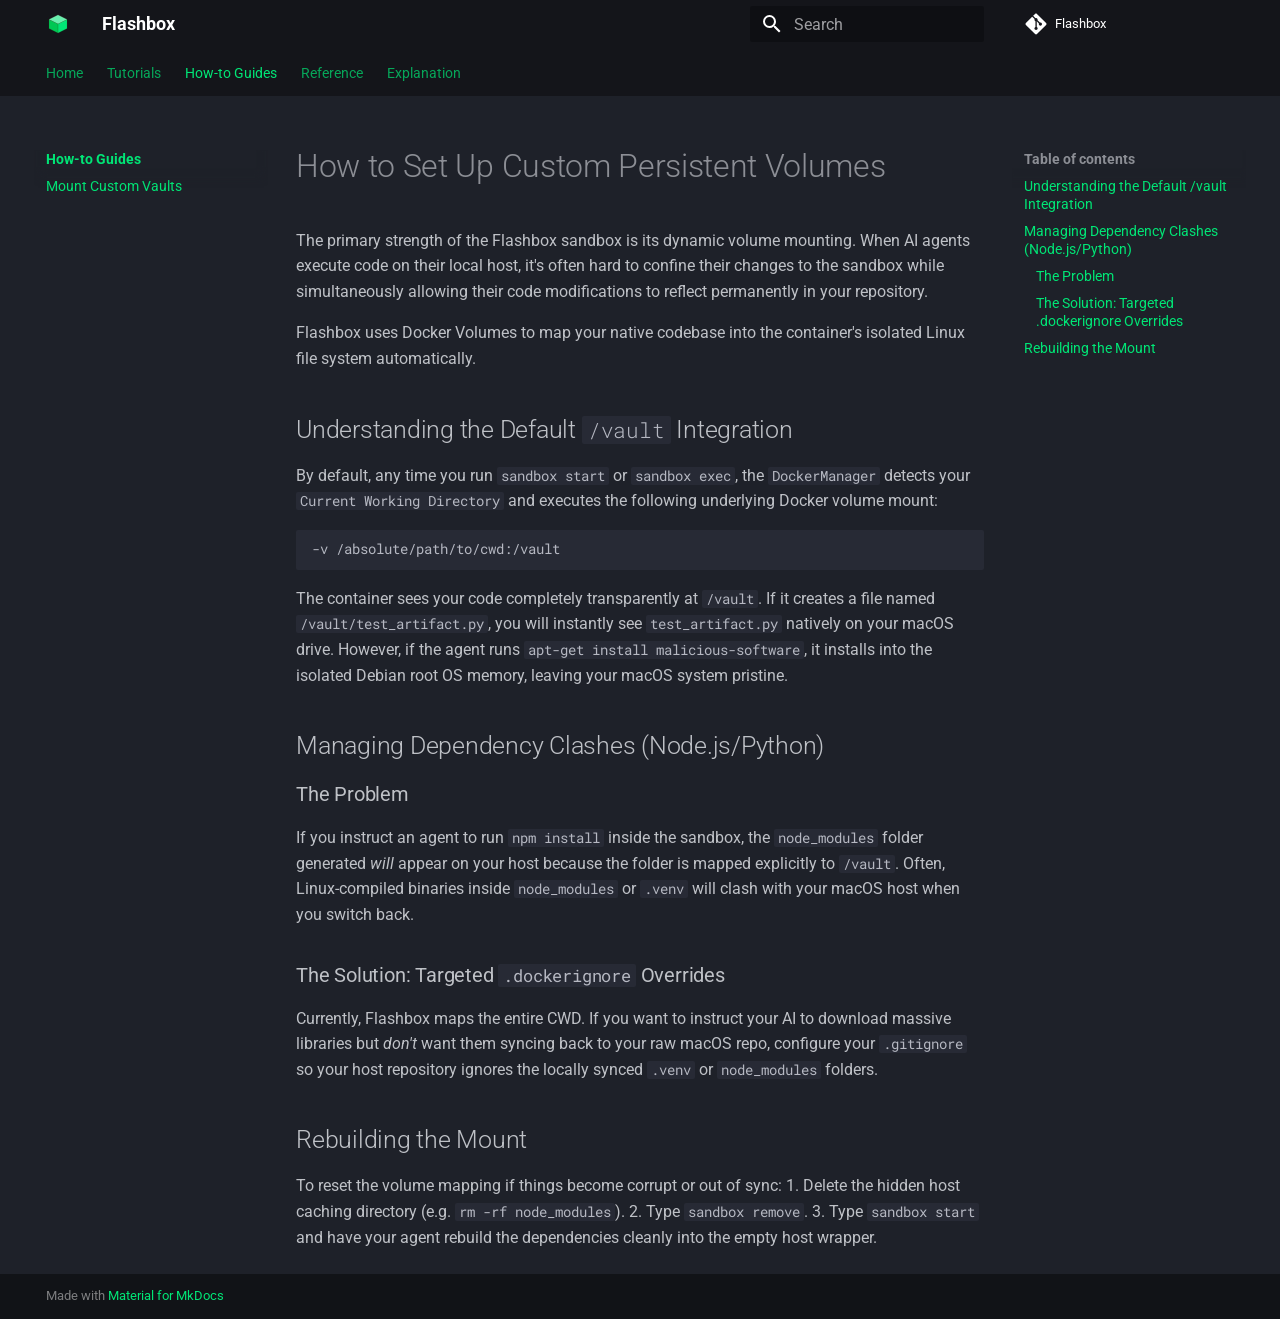
<file: how-to/setup-persistent-volumes/index.html>
<!doctype html>
<html lang="en" class="no-js">
  <head>
    
      <meta charset="utf-8">
      <meta name="viewport" content="width=device-width,initial-scale=1">
      
        <meta name="description" content="A dynamic, repository-aware persistent Docker sandbox CLI for AI Agents.">
      
      
      
        <link rel="canonical" href="https://your_domain.com/flashbox/how-to/setup-persistent-volumes/">
      
      
        <link rel="prev" href="../../tutorials/getting-started/">
      
      
        <link rel="next" href="../../reference/cli-commands/">
      
      
        
      
      
      <link rel="icon" href="../../assets/logo.svg">
      <meta name="generator" content="mkdocs-1.6.1, mkdocs-material-9.7.6">
    
    
      
        <title>Mount Custom Vaults - Flashbox</title>
      
    
    
      <link rel="stylesheet" href="../../assets/stylesheets/main.484c7ddc.min.css">
      
        
        <link rel="stylesheet" href="../../assets/stylesheets/palette.ab4e12ef.min.css">
      
      


    
    
      
    
    
      
        
        
        <link rel="preconnect" href="https://fonts.gstatic.com" crossorigin>
        <link rel="stylesheet" href="https://fonts.googleapis.com/css?family=Roboto:300,300i,400,400i,700,700i%7CRoboto+Mono:400,400i,700,700i&display=fallback">
        <style>:root{--md-text-font:"Roboto";--md-code-font:"Roboto Mono"}</style>
      
    
    
      <link rel="stylesheet" href="../../assets/theme.css">
    
    <script>__md_scope=new URL("../..",location),__md_hash=e=>[...e].reduce(((e,_)=>(e<<5)-e+_.charCodeAt(0)),0),__md_get=(e,_=localStorage,t=__md_scope)=>JSON.parse(_.getItem(t.pathname+"."+e)),__md_set=(e,_,t=localStorage,a=__md_scope)=>{try{t.setItem(a.pathname+"."+e,JSON.stringify(_))}catch(e){}}</script>
    
      

    
    
  </head>
  
  
    
    
    
    
    
    <body dir="ltr" data-md-color-scheme="slate" data-md-color-primary="black" data-md-color-accent="green">
  
    
    <input class="md-toggle" data-md-toggle="drawer" type="checkbox" id="__drawer" autocomplete="off">
    <input class="md-toggle" data-md-toggle="search" type="checkbox" id="__search" autocomplete="off">
    <label class="md-overlay" for="__drawer"></label>
    <div data-md-component="skip">
      
        
        <a href="#how-to-set-up-custom-persistent-volumes" class="md-skip">
          Skip to content
        </a>
      
    </div>
    <div data-md-component="announce">
      
    </div>
    
    
      

<header class="md-header" data-md-component="header">
  <nav class="md-header__inner md-grid" aria-label="Header">
    <a href="../.." title="Flashbox" class="md-header__button md-logo" aria-label="Flashbox" data-md-component="logo">
      
  <img src="../../assets/logo.svg" alt="logo">

    </a>
    <label class="md-header__button md-icon" for="__drawer">
      
      <svg xmlns="http://www.w3.org/2000/svg" viewBox="0 0 24 24"><path d="M3 6h18v2H3zm0 5h18v2H3zm0 5h18v2H3z"/></svg>
    </label>
    <div class="md-header__title" data-md-component="header-title">
      <div class="md-header__ellipsis">
        <div class="md-header__topic">
          <span class="md-ellipsis">
            Flashbox
          </span>
        </div>
        <div class="md-header__topic" data-md-component="header-topic">
          <span class="md-ellipsis">
            
              Mount Custom Vaults
            
          </span>
        </div>
      </div>
    </div>
    
      
    
    
    
    
      
      
        <label class="md-header__button md-icon" for="__search">
          
          <svg xmlns="http://www.w3.org/2000/svg" viewBox="0 0 24 24"><path d="M9.5 3A6.5 6.5 0 0 1 16 9.5c0 1.61-.59 3.09-1.56 4.23l.27.27h.79l5 5-1.5 1.5-5-5v-.79l-.27-.27A6.52 6.52 0 0 1 9.5 16 6.5 6.5 0 0 1 3 9.5 6.5 6.5 0 0 1 9.5 3m0 2C7 5 5 7 5 9.5S7 14 9.5 14 14 12 14 9.5 12 5 9.5 5"/></svg>
        </label>
        <div class="md-search" data-md-component="search" role="dialog">
  <label class="md-search__overlay" for="__search"></label>
  <div class="md-search__inner" role="search">
    <form class="md-search__form" name="search">
      <input type="text" class="md-search__input" name="query" aria-label="Search" placeholder="Search" autocapitalize="off" autocorrect="off" autocomplete="off" spellcheck="false" data-md-component="search-query" required>
      <label class="md-search__icon md-icon" for="__search">
        
        <svg xmlns="http://www.w3.org/2000/svg" viewBox="0 0 24 24"><path d="M9.5 3A6.5 6.5 0 0 1 16 9.5c0 1.61-.59 3.09-1.56 4.23l.27.27h.79l5 5-1.5 1.5-5-5v-.79l-.27-.27A6.52 6.52 0 0 1 9.5 16 6.5 6.5 0 0 1 3 9.5 6.5 6.5 0 0 1 9.5 3m0 2C7 5 5 7 5 9.5S7 14 9.5 14 14 12 14 9.5 12 5 9.5 5"/></svg>
        
        <svg xmlns="http://www.w3.org/2000/svg" viewBox="0 0 24 24"><path d="M20 11v2H8l5.5 5.5-1.42 1.42L4.16 12l7.92-7.92L13.5 5.5 8 11z"/></svg>
      </label>
      <nav class="md-search__options" aria-label="Search">
        
        <button type="reset" class="md-search__icon md-icon" title="Clear" aria-label="Clear" tabindex="-1">
          
          <svg xmlns="http://www.w3.org/2000/svg" viewBox="0 0 24 24"><path d="M19 6.41 17.59 5 12 10.59 6.41 5 5 6.41 10.59 12 5 17.59 6.41 19 12 13.41 17.59 19 19 17.59 13.41 12z"/></svg>
        </button>
      </nav>
      
    </form>
    <div class="md-search__output">
      <div class="md-search__scrollwrap" tabindex="0" data-md-scrollfix>
        <div class="md-search-result" data-md-component="search-result">
          <div class="md-search-result__meta">
            Initializing search
          </div>
          <ol class="md-search-result__list" role="presentation"></ol>
        </div>
      </div>
    </div>
  </div>
</div>
      
    
    
      <div class="md-header__source">
        <a href="https://github.com/markeyser/flashbox" title="Go to repository" class="md-source" data-md-component="source">
  <div class="md-source__icon md-icon">
    
    <svg xmlns="http://www.w3.org/2000/svg" viewBox="0 0 448 512"><!--! Font Awesome Free 7.1.0 by @fontawesome - https://fontawesome.com License - https://fontawesome.com/license/free (Icons: CC BY 4.0, Fonts: SIL OFL 1.1, Code: MIT License) Copyright 2025 Fonticons, Inc.--><path d="M439.6 236.1 244 40.5c-5.4-5.5-12.8-8.5-20.4-8.5s-15 3-20.4 8.4L162.5 81l51.5 51.5c27.1-9.1 52.7 16.8 43.4 43.7l49.7 49.7c34.2-11.8 61.2 31 35.5 56.7-26.5 26.5-70.2-2.9-56-37.3L240.3 199v121.9c25.3 12.5 22.3 41.8 9.1 55-6.4 6.4-15.2 10.1-24.3 10.1s-17.8-3.6-24.3-10.1c-17.6-17.6-11.1-46.9 11.2-56v-123c-20.8-8.5-24.6-30.7-18.6-45L142.6 101 8.5 235.1C3 240.6 0 247.9 0 255.5s3 15 8.5 20.4l195.6 195.7c5.4 5.4 12.7 8.4 20.4 8.4s15-3 20.4-8.4l194.7-194.7c5.4-5.4 8.4-12.8 8.4-20.4s-3-15-8.4-20.4"/></svg>
  </div>
  <div class="md-source__repository">
    Flashbox
  </div>
</a>
      </div>
    
  </nav>
  
</header>
    
    <div class="md-container" data-md-component="container">
      
      
        
          
            
<nav class="md-tabs" aria-label="Tabs" data-md-component="tabs">
  <div class="md-grid">
    <ul class="md-tabs__list">
      
        
  
  
  
  
    <li class="md-tabs__item">
      <a href="../.." class="md-tabs__link">
        
  
  
    
  
  Home

      </a>
    </li>
  

      
        
  
  
  
  
    
    
      <li class="md-tabs__item">
        <a href="../../tutorials/getting-started/" class="md-tabs__link">
          
  
  
    
  
  Tutorials

        </a>
      </li>
    
  

      
        
  
  
  
    
  
  
    
    
      <li class="md-tabs__item md-tabs__item--active">
        <a href="./" class="md-tabs__link">
          
  
  
    
  
  How-to Guides

        </a>
      </li>
    
  

      
        
  
  
  
  
    
    
      <li class="md-tabs__item">
        <a href="../../reference/cli-commands/" class="md-tabs__link">
          
  
  
    
  
  Reference

        </a>
      </li>
    
  

      
        
  
  
  
  
    
    
      <li class="md-tabs__item">
        <a href="../../explanation/architecture/" class="md-tabs__link">
          
  
  
    
  
  Explanation

        </a>
      </li>
    
  

      
    </ul>
  </div>
</nav>
          
        
      
      <main class="md-main" data-md-component="main">
        <div class="md-main__inner md-grid">
          
            
              
              <div class="md-sidebar md-sidebar--primary" data-md-component="sidebar" data-md-type="navigation" >
                <div class="md-sidebar__scrollwrap">
                  <div class="md-sidebar__inner">
                    


  


<nav class="md-nav md-nav--primary md-nav--lifted" aria-label="Navigation" data-md-level="0">
  <label class="md-nav__title" for="__drawer">
    <a href="../.." title="Flashbox" class="md-nav__button md-logo" aria-label="Flashbox" data-md-component="logo">
      
  <img src="../../assets/logo.svg" alt="logo">

    </a>
    Flashbox
  </label>
  
    <div class="md-nav__source">
      <a href="https://github.com/markeyser/flashbox" title="Go to repository" class="md-source" data-md-component="source">
  <div class="md-source__icon md-icon">
    
    <svg xmlns="http://www.w3.org/2000/svg" viewBox="0 0 448 512"><!--! Font Awesome Free 7.1.0 by @fontawesome - https://fontawesome.com License - https://fontawesome.com/license/free (Icons: CC BY 4.0, Fonts: SIL OFL 1.1, Code: MIT License) Copyright 2025 Fonticons, Inc.--><path d="M439.6 236.1 244 40.5c-5.4-5.5-12.8-8.5-20.4-8.5s-15 3-20.4 8.4L162.5 81l51.5 51.5c27.1-9.1 52.7 16.8 43.4 43.7l49.7 49.7c34.2-11.8 61.2 31 35.5 56.7-26.5 26.5-70.2-2.9-56-37.3L240.3 199v121.9c25.3 12.5 22.3 41.8 9.1 55-6.4 6.4-15.2 10.1-24.3 10.1s-17.8-3.6-24.3-10.1c-17.6-17.6-11.1-46.9 11.2-56v-123c-20.8-8.5-24.6-30.7-18.6-45L142.6 101 8.5 235.1C3 240.6 0 247.9 0 255.5s3 15 8.5 20.4l195.6 195.7c5.4 5.4 12.7 8.4 20.4 8.4s15-3 20.4-8.4l194.7-194.7c5.4-5.4 8.4-12.8 8.4-20.4s-3-15-8.4-20.4"/></svg>
  </div>
  <div class="md-source__repository">
    Flashbox
  </div>
</a>
    </div>
  
  <ul class="md-nav__list" data-md-scrollfix>
    
      
      
  
  
  
  
    <li class="md-nav__item">
      <a href="../.." class="md-nav__link">
        
  
  
  <span class="md-ellipsis">
    
  
    Home
  

    
  </span>
  
  

      </a>
    </li>
  

    
      
      
  
  
  
  
    
    
      
        
      
    
    
    
      
      
        
      
    
    
    <li class="md-nav__item md-nav__item--nested">
      
        
        
        <input class="md-nav__toggle md-toggle " type="checkbox" id="__nav_2" >
        
          
          <label class="md-nav__link" for="__nav_2" id="__nav_2_label" tabindex="0">
            
  
  
  <span class="md-ellipsis">
    
  
    Tutorials
  

    
  </span>
  
  

            <span class="md-nav__icon md-icon"></span>
          </label>
        
        <nav class="md-nav" data-md-level="1" aria-labelledby="__nav_2_label" aria-expanded="false">
          <label class="md-nav__title" for="__nav_2">
            <span class="md-nav__icon md-icon"></span>
            
  
    Tutorials
  

          </label>
          <ul class="md-nav__list" data-md-scrollfix>
            
              
                
  
  
  
  
    <li class="md-nav__item">
      <a href="../../tutorials/getting-started/" class="md-nav__link">
        
  
  
  <span class="md-ellipsis">
    
  
    Getting Started
  

    
  </span>
  
  

      </a>
    </li>
  

              
            
          </ul>
        </nav>
      
    </li>
  

    
      
      
  
  
    
  
  
  
    
    
      
        
      
    
    
    
      
        
        
      
      
        
      
    
    
    <li class="md-nav__item md-nav__item--active md-nav__item--section md-nav__item--nested">
      
        
        
        <input class="md-nav__toggle md-toggle " type="checkbox" id="__nav_3" checked>
        
          
          <label class="md-nav__link" for="__nav_3" id="__nav_3_label" tabindex="">
            
  
  
  <span class="md-ellipsis">
    
  
    How-to Guides
  

    
  </span>
  
  

            <span class="md-nav__icon md-icon"></span>
          </label>
        
        <nav class="md-nav" data-md-level="1" aria-labelledby="__nav_3_label" aria-expanded="true">
          <label class="md-nav__title" for="__nav_3">
            <span class="md-nav__icon md-icon"></span>
            
  
    How-to Guides
  

          </label>
          <ul class="md-nav__list" data-md-scrollfix>
            
              
                
  
  
    
  
  
  
    <li class="md-nav__item md-nav__item--active">
      
      <input class="md-nav__toggle md-toggle" type="checkbox" id="__toc">
      
      
        
      
      
        <label class="md-nav__link md-nav__link--active" for="__toc">
          
  
  
  <span class="md-ellipsis">
    
  
    Mount Custom Vaults
  

    
  </span>
  
  

          <span class="md-nav__icon md-icon"></span>
        </label>
      
      <a href="./" class="md-nav__link md-nav__link--active">
        
  
  
  <span class="md-ellipsis">
    
  
    Mount Custom Vaults
  

    
  </span>
  
  

      </a>
      
        

<nav class="md-nav md-nav--secondary" aria-label="Table of contents">
  
  
  
    
  
  
    <label class="md-nav__title" for="__toc">
      <span class="md-nav__icon md-icon"></span>
      Table of contents
    </label>
    <ul class="md-nav__list" data-md-component="toc" data-md-scrollfix>
      
        <li class="md-nav__item">
  <a href="#understanding-the-default-vault-integration" class="md-nav__link">
    <span class="md-ellipsis">
      
        Understanding the Default /vault Integration
      
    </span>
  </a>
  
</li>
      
        <li class="md-nav__item">
  <a href="#managing-dependency-clashes-nodejspython" class="md-nav__link">
    <span class="md-ellipsis">
      
        Managing Dependency Clashes (Node.js/Python)
      
    </span>
  </a>
  
    <nav class="md-nav" aria-label="Managing Dependency Clashes (Node.js/Python)">
      <ul class="md-nav__list">
        
          <li class="md-nav__item">
  <a href="#the-problem" class="md-nav__link">
    <span class="md-ellipsis">
      
        The Problem
      
    </span>
  </a>
  
</li>
        
          <li class="md-nav__item">
  <a href="#the-solution-targeted-dockerignore-overrides" class="md-nav__link">
    <span class="md-ellipsis">
      
        The Solution: Targeted .dockerignore Overrides
      
    </span>
  </a>
  
</li>
        
      </ul>
    </nav>
  
</li>
      
        <li class="md-nav__item">
  <a href="#rebuilding-the-mount" class="md-nav__link">
    <span class="md-ellipsis">
      
        Rebuilding the Mount
      
    </span>
  </a>
  
</li>
      
    </ul>
  
</nav>
      
    </li>
  

              
            
          </ul>
        </nav>
      
    </li>
  

    
      
      
  
  
  
  
    
    
      
        
      
    
    
    
      
      
        
      
    
    
    <li class="md-nav__item md-nav__item--nested">
      
        
        
        <input class="md-nav__toggle md-toggle " type="checkbox" id="__nav_4" >
        
          
          <label class="md-nav__link" for="__nav_4" id="__nav_4_label" tabindex="0">
            
  
  
  <span class="md-ellipsis">
    
  
    Reference
  

    
  </span>
  
  

            <span class="md-nav__icon md-icon"></span>
          </label>
        
        <nav class="md-nav" data-md-level="1" aria-labelledby="__nav_4_label" aria-expanded="false">
          <label class="md-nav__title" for="__nav_4">
            <span class="md-nav__icon md-icon"></span>
            
  
    Reference
  

          </label>
          <ul class="md-nav__list" data-md-scrollfix>
            
              
                
  
  
  
  
    <li class="md-nav__item">
      <a href="../../reference/cli-commands/" class="md-nav__link">
        
  
  
  <span class="md-ellipsis">
    
  
    CLI Commands
  

    
  </span>
  
  

      </a>
    </li>
  

              
            
          </ul>
        </nav>
      
    </li>
  

    
      
      
  
  
  
  
    
    
      
        
      
    
    
    
      
      
        
      
    
    
    <li class="md-nav__item md-nav__item--nested">
      
        
        
        <input class="md-nav__toggle md-toggle " type="checkbox" id="__nav_5" >
        
          
          <label class="md-nav__link" for="__nav_5" id="__nav_5_label" tabindex="0">
            
  
  
  <span class="md-ellipsis">
    
  
    Explanation
  

    
  </span>
  
  

            <span class="md-nav__icon md-icon"></span>
          </label>
        
        <nav class="md-nav" data-md-level="1" aria-labelledby="__nav_5_label" aria-expanded="false">
          <label class="md-nav__title" for="__nav_5">
            <span class="md-nav__icon md-icon"></span>
            
  
    Explanation
  

          </label>
          <ul class="md-nav__list" data-md-scrollfix>
            
              
                
  
  
  
  
    <li class="md-nav__item">
      <a href="../../explanation/architecture/" class="md-nav__link">
        
  
  
  <span class="md-ellipsis">
    
  
    Architecture Philosophy
  

    
  </span>
  
  

      </a>
    </li>
  

              
            
          </ul>
        </nav>
      
    </li>
  

    
  </ul>
</nav>
                  </div>
                </div>
              </div>
            
            
              
              <div class="md-sidebar md-sidebar--secondary" data-md-component="sidebar" data-md-type="toc" >
                <div class="md-sidebar__scrollwrap">
                  <div class="md-sidebar__inner">
                    

<nav class="md-nav md-nav--secondary" aria-label="Table of contents">
  
  
  
    
  
  
    <label class="md-nav__title" for="__toc">
      <span class="md-nav__icon md-icon"></span>
      Table of contents
    </label>
    <ul class="md-nav__list" data-md-component="toc" data-md-scrollfix>
      
        <li class="md-nav__item">
  <a href="#understanding-the-default-vault-integration" class="md-nav__link">
    <span class="md-ellipsis">
      
        Understanding the Default /vault Integration
      
    </span>
  </a>
  
</li>
      
        <li class="md-nav__item">
  <a href="#managing-dependency-clashes-nodejspython" class="md-nav__link">
    <span class="md-ellipsis">
      
        Managing Dependency Clashes (Node.js/Python)
      
    </span>
  </a>
  
    <nav class="md-nav" aria-label="Managing Dependency Clashes (Node.js/Python)">
      <ul class="md-nav__list">
        
          <li class="md-nav__item">
  <a href="#the-problem" class="md-nav__link">
    <span class="md-ellipsis">
      
        The Problem
      
    </span>
  </a>
  
</li>
        
          <li class="md-nav__item">
  <a href="#the-solution-targeted-dockerignore-overrides" class="md-nav__link">
    <span class="md-ellipsis">
      
        The Solution: Targeted .dockerignore Overrides
      
    </span>
  </a>
  
</li>
        
      </ul>
    </nav>
  
</li>
      
        <li class="md-nav__item">
  <a href="#rebuilding-the-mount" class="md-nav__link">
    <span class="md-ellipsis">
      
        Rebuilding the Mount
      
    </span>
  </a>
  
</li>
      
    </ul>
  
</nav>
                  </div>
                </div>
              </div>
            
          
          
  
    
            <div class="md-content" data-md-component="content">
              
              <article class="md-content__inner md-typeset">
                
                  


  
  


<h1 id="how-to-set-up-custom-persistent-volumes">How to Set Up Custom Persistent Volumes</h1>
<p>The primary strength of the Flashbox sandbox is its dynamic volume mounting. When AI agents execute code on their local host, it's often hard to confine their changes to the sandbox while simultaneously allowing their code modifications to reflect permanently in your repository.</p>
<p>Flashbox uses Docker Volumes to map your native codebase into the container's isolated Linux file system automatically.</p>
<h2 id="understanding-the-default-vault-integration">Understanding the Default <code>/vault</code> Integration</h2>
<p>By default, any time you run <code>sandbox start</code> or <code>sandbox exec</code>, the <code>DockerManager</code> detects your <code>Current Working Directory</code> and executes the following underlying Docker volume mount:
<div class="highlight"><pre><span></span><code>-v<span class="w"> </span>/absolute/path/to/cwd:/vault
</code></pre></div></p>
<p>The container sees your code completely transparently at <code>/vault</code>. If it creates a file named <code>/vault/test_artifact.py</code>, you will instantly see <code>test_artifact.py</code> natively on your macOS drive. However, if the agent runs <code>apt-get install malicious-software</code>, it installs into the isolated Debian root OS memory, leaving your macOS system pristine.</p>
<h2 id="managing-dependency-clashes-nodejspython">Managing Dependency Clashes (Node.js/Python)</h2>
<h3 id="the-problem">The Problem</h3>
<p>If you instruct an agent to run <code>npm install</code> inside the sandbox, the <code>node_modules</code> folder generated <em>will</em> appear on your host because the folder is mapped explicitly to <code>/vault</code>. Often, Linux-compiled binaries inside <code>node_modules</code> or <code>.venv</code> will clash with your macOS host when you switch back.</p>
<h3 id="the-solution-targeted-dockerignore-overrides">The Solution: Targeted <code>.dockerignore</code> Overrides</h3>
<p>Currently, Flashbox maps the entire CWD. If you want to instruct your AI to download massive libraries but <em>don't</em> want them syncing back to your raw macOS repo, configure your <code>.gitignore</code> so your host repository ignores the locally synced <code>.venv</code> or <code>node_modules</code> folders. </p>
<h2 id="rebuilding-the-mount">Rebuilding the Mount</h2>
<p>To reset the volume mapping if things become corrupt or out of sync:
1. Delete the hidden host caching directory (e.g. <code>rm -rf node_modules</code>).
2. Type <code>sandbox remove</code>.
3. Type <code>sandbox start</code> and have your agent rebuild the dependencies cleanly into the empty host wrapper.</p>












                
              </article>
            </div>
          
  

          
<script>var target=document.getElementById(location.hash.slice(1));target&&target.name&&(target.checked=target.name.startsWith("__tabbed_"))</script>
        </div>
        
          <button type="button" class="md-top md-icon" data-md-component="top" hidden>
  
  <svg xmlns="http://www.w3.org/2000/svg" viewBox="0 0 24 24"><path d="M13 20h-2V8l-5.5 5.5-1.42-1.42L12 4.16l7.92 7.92-1.42 1.42L13 8z"/></svg>
  Back to top
</button>
        
      </main>
      
        <footer class="md-footer">
  
  <div class="md-footer-meta md-typeset">
    <div class="md-footer-meta__inner md-grid">
      <div class="md-copyright">
  
  
    Made with
    <a href="https://squidfunk.github.io/mkdocs-material/" target="_blank" rel="noopener">
      Material for MkDocs
    </a>
  
</div>
      
    </div>
  </div>
</footer>
      
    </div>
    <div class="md-dialog" data-md-component="dialog">
      <div class="md-dialog__inner md-typeset"></div>
    </div>
    
    
    
      
      
      <script id="__config" type="application/json">{"annotate": null, "base": "../..", "features": ["navigation.tabs", "navigation.indexes", "navigation.sections", "navigation.top", "toc.follow"], "search": "../../assets/javascripts/workers/search.2c215733.min.js", "tags": null, "translations": {"clipboard.copied": "Copied to clipboard", "clipboard.copy": "Copy to clipboard", "search.result.more.one": "1 more on this page", "search.result.more.other": "# more on this page", "search.result.none": "No matching documents", "search.result.one": "1 matching document", "search.result.other": "# matching documents", "search.result.placeholder": "Type to start searching", "search.result.term.missing": "Missing", "select.version": "Select version"}, "version": null}</script>
    
    
      <script src="../../assets/javascripts/bundle.79ae519e.min.js"></script>
      
    
  </body>
</html>
</file>
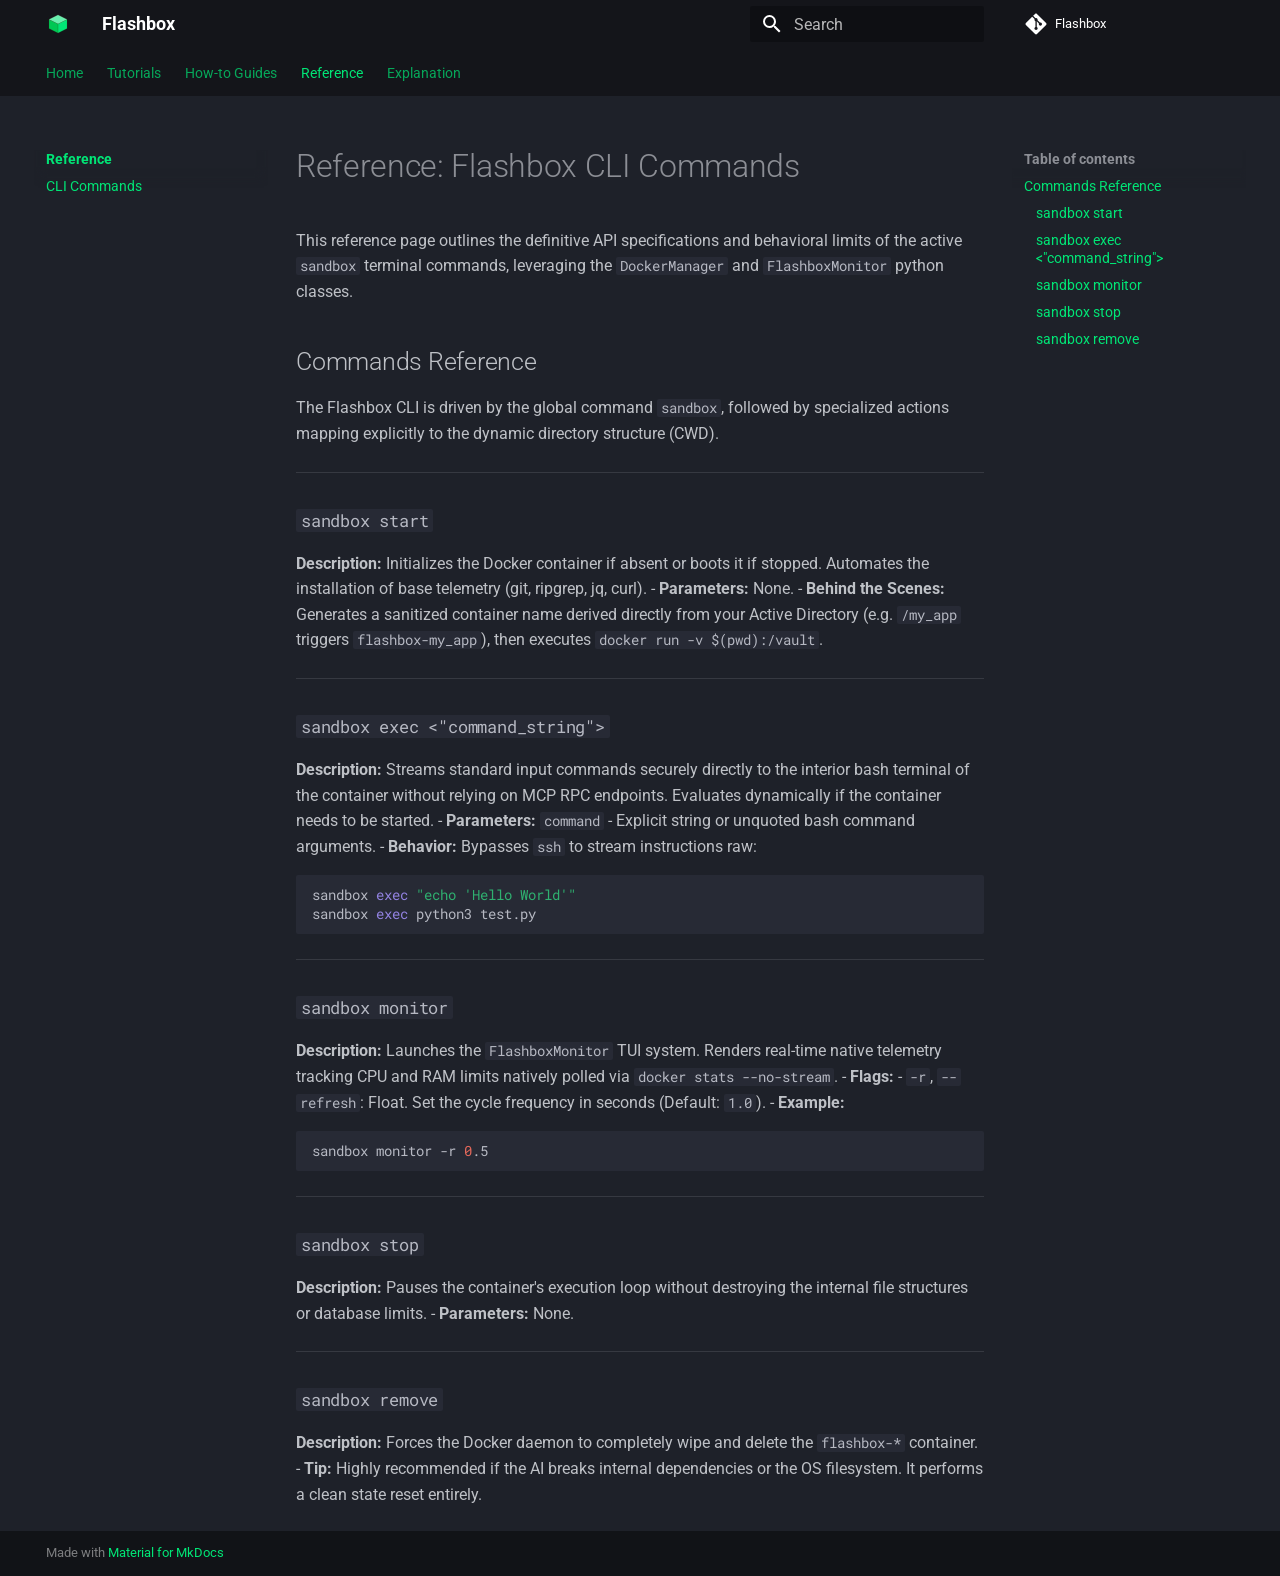
<file: reference/cli-commands/index.html>
<!doctype html>
<html lang="en" class="no-js">
  <head>
    
      <meta charset="utf-8">
      <meta name="viewport" content="width=device-width,initial-scale=1">
      
        <meta name="description" content="A dynamic, repository-aware persistent Docker sandbox CLI for AI Agents.">
      
      
      
        <link rel="canonical" href="https://your_domain.com/flashbox/reference/cli-commands/">
      
      
        <link rel="prev" href="../../how-to/setup-persistent-volumes/">
      
      
        <link rel="next" href="../../explanation/architecture/">
      
      
        
      
      
      <link rel="icon" href="../../assets/logo.svg">
      <meta name="generator" content="mkdocs-1.6.1, mkdocs-material-9.7.6">
    
    
      
        <title>CLI Commands - Flashbox</title>
      
    
    
      <link rel="stylesheet" href="../../assets/stylesheets/main.484c7ddc.min.css">
      
        
        <link rel="stylesheet" href="../../assets/stylesheets/palette.ab4e12ef.min.css">
      
      


    
    
      
    
    
      
        
        
        <link rel="preconnect" href="https://fonts.gstatic.com" crossorigin>
        <link rel="stylesheet" href="https://fonts.googleapis.com/css?family=Roboto:300,300i,400,400i,700,700i%7CRoboto+Mono:400,400i,700,700i&display=fallback">
        <style>:root{--md-text-font:"Roboto";--md-code-font:"Roboto Mono"}</style>
      
    
    
      <link rel="stylesheet" href="../../assets/theme.css">
    
    <script>__md_scope=new URL("../..",location),__md_hash=e=>[...e].reduce(((e,_)=>(e<<5)-e+_.charCodeAt(0)),0),__md_get=(e,_=localStorage,t=__md_scope)=>JSON.parse(_.getItem(t.pathname+"."+e)),__md_set=(e,_,t=localStorage,a=__md_scope)=>{try{t.setItem(a.pathname+"."+e,JSON.stringify(_))}catch(e){}}</script>
    
      

    
    
  </head>
  
  
    
    
    
    
    
    <body dir="ltr" data-md-color-scheme="slate" data-md-color-primary="black" data-md-color-accent="green">
  
    
    <input class="md-toggle" data-md-toggle="drawer" type="checkbox" id="__drawer" autocomplete="off">
    <input class="md-toggle" data-md-toggle="search" type="checkbox" id="__search" autocomplete="off">
    <label class="md-overlay" for="__drawer"></label>
    <div data-md-component="skip">
      
        
        <a href="#reference-flashbox-cli-commands" class="md-skip">
          Skip to content
        </a>
      
    </div>
    <div data-md-component="announce">
      
    </div>
    
    
      

<header class="md-header" data-md-component="header">
  <nav class="md-header__inner md-grid" aria-label="Header">
    <a href="../.." title="Flashbox" class="md-header__button md-logo" aria-label="Flashbox" data-md-component="logo">
      
  <img src="../../assets/logo.svg" alt="logo">

    </a>
    <label class="md-header__button md-icon" for="__drawer">
      
      <svg xmlns="http://www.w3.org/2000/svg" viewBox="0 0 24 24"><path d="M3 6h18v2H3zm0 5h18v2H3zm0 5h18v2H3z"/></svg>
    </label>
    <div class="md-header__title" data-md-component="header-title">
      <div class="md-header__ellipsis">
        <div class="md-header__topic">
          <span class="md-ellipsis">
            Flashbox
          </span>
        </div>
        <div class="md-header__topic" data-md-component="header-topic">
          <span class="md-ellipsis">
            
              CLI Commands
            
          </span>
        </div>
      </div>
    </div>
    
      
    
    
    
    
      
      
        <label class="md-header__button md-icon" for="__search">
          
          <svg xmlns="http://www.w3.org/2000/svg" viewBox="0 0 24 24"><path d="M9.5 3A6.5 6.5 0 0 1 16 9.5c0 1.61-.59 3.09-1.56 4.23l.27.27h.79l5 5-1.5 1.5-5-5v-.79l-.27-.27A6.52 6.52 0 0 1 9.5 16 6.5 6.5 0 0 1 3 9.5 6.5 6.5 0 0 1 9.5 3m0 2C7 5 5 7 5 9.5S7 14 9.5 14 14 12 14 9.5 12 5 9.5 5"/></svg>
        </label>
        <div class="md-search" data-md-component="search" role="dialog">
  <label class="md-search__overlay" for="__search"></label>
  <div class="md-search__inner" role="search">
    <form class="md-search__form" name="search">
      <input type="text" class="md-search__input" name="query" aria-label="Search" placeholder="Search" autocapitalize="off" autocorrect="off" autocomplete="off" spellcheck="false" data-md-component="search-query" required>
      <label class="md-search__icon md-icon" for="__search">
        
        <svg xmlns="http://www.w3.org/2000/svg" viewBox="0 0 24 24"><path d="M9.5 3A6.5 6.5 0 0 1 16 9.5c0 1.61-.59 3.09-1.56 4.23l.27.27h.79l5 5-1.5 1.5-5-5v-.79l-.27-.27A6.52 6.52 0 0 1 9.5 16 6.5 6.5 0 0 1 3 9.5 6.5 6.5 0 0 1 9.5 3m0 2C7 5 5 7 5 9.5S7 14 9.5 14 14 12 14 9.5 12 5 9.5 5"/></svg>
        
        <svg xmlns="http://www.w3.org/2000/svg" viewBox="0 0 24 24"><path d="M20 11v2H8l5.5 5.5-1.42 1.42L4.16 12l7.92-7.92L13.5 5.5 8 11z"/></svg>
      </label>
      <nav class="md-search__options" aria-label="Search">
        
        <button type="reset" class="md-search__icon md-icon" title="Clear" aria-label="Clear" tabindex="-1">
          
          <svg xmlns="http://www.w3.org/2000/svg" viewBox="0 0 24 24"><path d="M19 6.41 17.59 5 12 10.59 6.41 5 5 6.41 10.59 12 5 17.59 6.41 19 12 13.41 17.59 19 19 17.59 13.41 12z"/></svg>
        </button>
      </nav>
      
    </form>
    <div class="md-search__output">
      <div class="md-search__scrollwrap" tabindex="0" data-md-scrollfix>
        <div class="md-search-result" data-md-component="search-result">
          <div class="md-search-result__meta">
            Initializing search
          </div>
          <ol class="md-search-result__list" role="presentation"></ol>
        </div>
      </div>
    </div>
  </div>
</div>
      
    
    
      <div class="md-header__source">
        <a href="https://github.com/markeyser/flashbox" title="Go to repository" class="md-source" data-md-component="source">
  <div class="md-source__icon md-icon">
    
    <svg xmlns="http://www.w3.org/2000/svg" viewBox="0 0 448 512"><!--! Font Awesome Free 7.1.0 by @fontawesome - https://fontawesome.com License - https://fontawesome.com/license/free (Icons: CC BY 4.0, Fonts: SIL OFL 1.1, Code: MIT License) Copyright 2025 Fonticons, Inc.--><path d="M439.6 236.1 244 40.5c-5.4-5.5-12.8-8.5-20.4-8.5s-15 3-20.4 8.4L162.5 81l51.5 51.5c27.1-9.1 52.7 16.8 43.4 43.7l49.7 49.7c34.2-11.8 61.2 31 35.5 56.7-26.5 26.5-70.2-2.9-56-37.3L240.3 199v121.9c25.3 12.5 22.3 41.8 9.1 55-6.4 6.4-15.2 10.1-24.3 10.1s-17.8-3.6-24.3-10.1c-17.6-17.6-11.1-46.9 11.2-56v-123c-20.8-8.5-24.6-30.7-18.6-45L142.6 101 8.5 235.1C3 240.6 0 247.9 0 255.5s3 15 8.5 20.4l195.6 195.7c5.4 5.4 12.7 8.4 20.4 8.4s15-3 20.4-8.4l194.7-194.7c5.4-5.4 8.4-12.8 8.4-20.4s-3-15-8.4-20.4"/></svg>
  </div>
  <div class="md-source__repository">
    Flashbox
  </div>
</a>
      </div>
    
  </nav>
  
</header>
    
    <div class="md-container" data-md-component="container">
      
      
        
          
            
<nav class="md-tabs" aria-label="Tabs" data-md-component="tabs">
  <div class="md-grid">
    <ul class="md-tabs__list">
      
        
  
  
  
  
    <li class="md-tabs__item">
      <a href="../.." class="md-tabs__link">
        
  
  
    
  
  Home

      </a>
    </li>
  

      
        
  
  
  
  
    
    
      <li class="md-tabs__item">
        <a href="../../tutorials/getting-started/" class="md-tabs__link">
          
  
  
    
  
  Tutorials

        </a>
      </li>
    
  

      
        
  
  
  
  
    
    
      <li class="md-tabs__item">
        <a href="../../how-to/setup-persistent-volumes/" class="md-tabs__link">
          
  
  
    
  
  How-to Guides

        </a>
      </li>
    
  

      
        
  
  
  
    
  
  
    
    
      <li class="md-tabs__item md-tabs__item--active">
        <a href="./" class="md-tabs__link">
          
  
  
    
  
  Reference

        </a>
      </li>
    
  

      
        
  
  
  
  
    
    
      <li class="md-tabs__item">
        <a href="../../explanation/architecture/" class="md-tabs__link">
          
  
  
    
  
  Explanation

        </a>
      </li>
    
  

      
    </ul>
  </div>
</nav>
          
        
      
      <main class="md-main" data-md-component="main">
        <div class="md-main__inner md-grid">
          
            
              
              <div class="md-sidebar md-sidebar--primary" data-md-component="sidebar" data-md-type="navigation" >
                <div class="md-sidebar__scrollwrap">
                  <div class="md-sidebar__inner">
                    


  


<nav class="md-nav md-nav--primary md-nav--lifted" aria-label="Navigation" data-md-level="0">
  <label class="md-nav__title" for="__drawer">
    <a href="../.." title="Flashbox" class="md-nav__button md-logo" aria-label="Flashbox" data-md-component="logo">
      
  <img src="../../assets/logo.svg" alt="logo">

    </a>
    Flashbox
  </label>
  
    <div class="md-nav__source">
      <a href="https://github.com/markeyser/flashbox" title="Go to repository" class="md-source" data-md-component="source">
  <div class="md-source__icon md-icon">
    
    <svg xmlns="http://www.w3.org/2000/svg" viewBox="0 0 448 512"><!--! Font Awesome Free 7.1.0 by @fontawesome - https://fontawesome.com License - https://fontawesome.com/license/free (Icons: CC BY 4.0, Fonts: SIL OFL 1.1, Code: MIT License) Copyright 2025 Fonticons, Inc.--><path d="M439.6 236.1 244 40.5c-5.4-5.5-12.8-8.5-20.4-8.5s-15 3-20.4 8.4L162.5 81l51.5 51.5c27.1-9.1 52.7 16.8 43.4 43.7l49.7 49.7c34.2-11.8 61.2 31 35.5 56.7-26.5 26.5-70.2-2.9-56-37.3L240.3 199v121.9c25.3 12.5 22.3 41.8 9.1 55-6.4 6.4-15.2 10.1-24.3 10.1s-17.8-3.6-24.3-10.1c-17.6-17.6-11.1-46.9 11.2-56v-123c-20.8-8.5-24.6-30.7-18.6-45L142.6 101 8.5 235.1C3 240.6 0 247.9 0 255.5s3 15 8.5 20.4l195.6 195.7c5.4 5.4 12.7 8.4 20.4 8.4s15-3 20.4-8.4l194.7-194.7c5.4-5.4 8.4-12.8 8.4-20.4s-3-15-8.4-20.4"/></svg>
  </div>
  <div class="md-source__repository">
    Flashbox
  </div>
</a>
    </div>
  
  <ul class="md-nav__list" data-md-scrollfix>
    
      
      
  
  
  
  
    <li class="md-nav__item">
      <a href="../.." class="md-nav__link">
        
  
  
  <span class="md-ellipsis">
    
  
    Home
  

    
  </span>
  
  

      </a>
    </li>
  

    
      
      
  
  
  
  
    
    
      
        
      
    
    
    
      
      
        
      
    
    
    <li class="md-nav__item md-nav__item--nested">
      
        
        
        <input class="md-nav__toggle md-toggle " type="checkbox" id="__nav_2" >
        
          
          <label class="md-nav__link" for="__nav_2" id="__nav_2_label" tabindex="0">
            
  
  
  <span class="md-ellipsis">
    
  
    Tutorials
  

    
  </span>
  
  

            <span class="md-nav__icon md-icon"></span>
          </label>
        
        <nav class="md-nav" data-md-level="1" aria-labelledby="__nav_2_label" aria-expanded="false">
          <label class="md-nav__title" for="__nav_2">
            <span class="md-nav__icon md-icon"></span>
            
  
    Tutorials
  

          </label>
          <ul class="md-nav__list" data-md-scrollfix>
            
              
                
  
  
  
  
    <li class="md-nav__item">
      <a href="../../tutorials/getting-started/" class="md-nav__link">
        
  
  
  <span class="md-ellipsis">
    
  
    Getting Started
  

    
  </span>
  
  

      </a>
    </li>
  

              
            
          </ul>
        </nav>
      
    </li>
  

    
      
      
  
  
  
  
    
    
      
        
      
    
    
    
      
      
        
      
    
    
    <li class="md-nav__item md-nav__item--nested">
      
        
        
        <input class="md-nav__toggle md-toggle " type="checkbox" id="__nav_3" >
        
          
          <label class="md-nav__link" for="__nav_3" id="__nav_3_label" tabindex="0">
            
  
  
  <span class="md-ellipsis">
    
  
    How-to Guides
  

    
  </span>
  
  

            <span class="md-nav__icon md-icon"></span>
          </label>
        
        <nav class="md-nav" data-md-level="1" aria-labelledby="__nav_3_label" aria-expanded="false">
          <label class="md-nav__title" for="__nav_3">
            <span class="md-nav__icon md-icon"></span>
            
  
    How-to Guides
  

          </label>
          <ul class="md-nav__list" data-md-scrollfix>
            
              
                
  
  
  
  
    <li class="md-nav__item">
      <a href="../../how-to/setup-persistent-volumes/" class="md-nav__link">
        
  
  
  <span class="md-ellipsis">
    
  
    Mount Custom Vaults
  

    
  </span>
  
  

      </a>
    </li>
  

              
            
          </ul>
        </nav>
      
    </li>
  

    
      
      
  
  
    
  
  
  
    
    
      
        
      
    
    
    
      
        
        
      
      
        
      
    
    
    <li class="md-nav__item md-nav__item--active md-nav__item--section md-nav__item--nested">
      
        
        
        <input class="md-nav__toggle md-toggle " type="checkbox" id="__nav_4" checked>
        
          
          <label class="md-nav__link" for="__nav_4" id="__nav_4_label" tabindex="">
            
  
  
  <span class="md-ellipsis">
    
  
    Reference
  

    
  </span>
  
  

            <span class="md-nav__icon md-icon"></span>
          </label>
        
        <nav class="md-nav" data-md-level="1" aria-labelledby="__nav_4_label" aria-expanded="true">
          <label class="md-nav__title" for="__nav_4">
            <span class="md-nav__icon md-icon"></span>
            
  
    Reference
  

          </label>
          <ul class="md-nav__list" data-md-scrollfix>
            
              
                
  
  
    
  
  
  
    <li class="md-nav__item md-nav__item--active">
      
      <input class="md-nav__toggle md-toggle" type="checkbox" id="__toc">
      
      
        
      
      
        <label class="md-nav__link md-nav__link--active" for="__toc">
          
  
  
  <span class="md-ellipsis">
    
  
    CLI Commands
  

    
  </span>
  
  

          <span class="md-nav__icon md-icon"></span>
        </label>
      
      <a href="./" class="md-nav__link md-nav__link--active">
        
  
  
  <span class="md-ellipsis">
    
  
    CLI Commands
  

    
  </span>
  
  

      </a>
      
        

<nav class="md-nav md-nav--secondary" aria-label="Table of contents">
  
  
  
    
  
  
    <label class="md-nav__title" for="__toc">
      <span class="md-nav__icon md-icon"></span>
      Table of contents
    </label>
    <ul class="md-nav__list" data-md-component="toc" data-md-scrollfix>
      
        <li class="md-nav__item">
  <a href="#commands-reference" class="md-nav__link">
    <span class="md-ellipsis">
      
        Commands Reference
      
    </span>
  </a>
  
    <nav class="md-nav" aria-label="Commands Reference">
      <ul class="md-nav__list">
        
          <li class="md-nav__item">
  <a href="#sandbox-start" class="md-nav__link">
    <span class="md-ellipsis">
      
        sandbox start
      
    </span>
  </a>
  
</li>
        
          <li class="md-nav__item">
  <a href="#sandbox-exec-command_string" class="md-nav__link">
    <span class="md-ellipsis">
      
        sandbox exec &lt;"command_string"&gt;
      
    </span>
  </a>
  
</li>
        
          <li class="md-nav__item">
  <a href="#sandbox-monitor" class="md-nav__link">
    <span class="md-ellipsis">
      
        sandbox monitor
      
    </span>
  </a>
  
</li>
        
          <li class="md-nav__item">
  <a href="#sandbox-stop" class="md-nav__link">
    <span class="md-ellipsis">
      
        sandbox stop
      
    </span>
  </a>
  
</li>
        
          <li class="md-nav__item">
  <a href="#sandbox-remove" class="md-nav__link">
    <span class="md-ellipsis">
      
        sandbox remove
      
    </span>
  </a>
  
</li>
        
      </ul>
    </nav>
  
</li>
      
    </ul>
  
</nav>
      
    </li>
  

              
            
          </ul>
        </nav>
      
    </li>
  

    
      
      
  
  
  
  
    
    
      
        
      
    
    
    
      
      
        
      
    
    
    <li class="md-nav__item md-nav__item--nested">
      
        
        
        <input class="md-nav__toggle md-toggle " type="checkbox" id="__nav_5" >
        
          
          <label class="md-nav__link" for="__nav_5" id="__nav_5_label" tabindex="0">
            
  
  
  <span class="md-ellipsis">
    
  
    Explanation
  

    
  </span>
  
  

            <span class="md-nav__icon md-icon"></span>
          </label>
        
        <nav class="md-nav" data-md-level="1" aria-labelledby="__nav_5_label" aria-expanded="false">
          <label class="md-nav__title" for="__nav_5">
            <span class="md-nav__icon md-icon"></span>
            
  
    Explanation
  

          </label>
          <ul class="md-nav__list" data-md-scrollfix>
            
              
                
  
  
  
  
    <li class="md-nav__item">
      <a href="../../explanation/architecture/" class="md-nav__link">
        
  
  
  <span class="md-ellipsis">
    
  
    Architecture Philosophy
  

    
  </span>
  
  

      </a>
    </li>
  

              
            
          </ul>
        </nav>
      
    </li>
  

    
  </ul>
</nav>
                  </div>
                </div>
              </div>
            
            
              
              <div class="md-sidebar md-sidebar--secondary" data-md-component="sidebar" data-md-type="toc" >
                <div class="md-sidebar__scrollwrap">
                  <div class="md-sidebar__inner">
                    

<nav class="md-nav md-nav--secondary" aria-label="Table of contents">
  
  
  
    
  
  
    <label class="md-nav__title" for="__toc">
      <span class="md-nav__icon md-icon"></span>
      Table of contents
    </label>
    <ul class="md-nav__list" data-md-component="toc" data-md-scrollfix>
      
        <li class="md-nav__item">
  <a href="#commands-reference" class="md-nav__link">
    <span class="md-ellipsis">
      
        Commands Reference
      
    </span>
  </a>
  
    <nav class="md-nav" aria-label="Commands Reference">
      <ul class="md-nav__list">
        
          <li class="md-nav__item">
  <a href="#sandbox-start" class="md-nav__link">
    <span class="md-ellipsis">
      
        sandbox start
      
    </span>
  </a>
  
</li>
        
          <li class="md-nav__item">
  <a href="#sandbox-exec-command_string" class="md-nav__link">
    <span class="md-ellipsis">
      
        sandbox exec &lt;"command_string"&gt;
      
    </span>
  </a>
  
</li>
        
          <li class="md-nav__item">
  <a href="#sandbox-monitor" class="md-nav__link">
    <span class="md-ellipsis">
      
        sandbox monitor
      
    </span>
  </a>
  
</li>
        
          <li class="md-nav__item">
  <a href="#sandbox-stop" class="md-nav__link">
    <span class="md-ellipsis">
      
        sandbox stop
      
    </span>
  </a>
  
</li>
        
          <li class="md-nav__item">
  <a href="#sandbox-remove" class="md-nav__link">
    <span class="md-ellipsis">
      
        sandbox remove
      
    </span>
  </a>
  
</li>
        
      </ul>
    </nav>
  
</li>
      
    </ul>
  
</nav>
                  </div>
                </div>
              </div>
            
          
          
  
    
            <div class="md-content" data-md-component="content">
              
              <article class="md-content__inner md-typeset">
                
                  


  
  


<h1 id="reference-flashbox-cli-commands">Reference: Flashbox CLI Commands</h1>
<p>This reference page outlines the definitive API specifications and behavioral limits of the active <code>sandbox</code> terminal commands, leveraging the <code>DockerManager</code> and <code>FlashboxMonitor</code> python classes.</p>
<h2 id="commands-reference">Commands Reference</h2>
<p>The Flashbox CLI is driven by the global command <code>sandbox</code>, followed by specialized actions mapping explicitly to the dynamic directory structure (CWD).</p>
<hr />
<h3 id="sandbox-start"><code>sandbox start</code></h3>
<p><strong>Description:</strong> Initializes the Docker container if absent or boots it if stopped. Automates the installation of base telemetry (git, ripgrep, jq, curl).
- <strong>Parameters:</strong> None.
- <strong>Behind the Scenes:</strong> Generates a sanitized container name derived directly from your Active Directory (e.g. <code>/my_app</code> triggers <code>flashbox-my_app</code>), then executes <code>docker run -v $(pwd):/vault</code>.</p>
<hr />
<h3 id="sandbox-exec-command_string"><code>sandbox exec &lt;"command_string"&gt;</code></h3>
<p><strong>Description:</strong> Streams standard input commands securely directly to the interior bash terminal of the container without relying on MCP RPC endpoints. Evaluates dynamically if the container needs to be started.
- <strong>Parameters:</strong> <code>command</code> - Explicit string or unquoted bash command arguments.
- <strong>Behavior:</strong> Bypasses <code>ssh</code> to stream instructions raw:
<div class="highlight"><pre><span></span><code>sandbox<span class="w"> </span><span class="nb">exec</span><span class="w"> </span><span class="s2">&quot;echo &#39;Hello World&#39;&quot;</span>
sandbox<span class="w"> </span><span class="nb">exec</span><span class="w"> </span>python3<span class="w"> </span>test.py
</code></pre></div></p>
<hr />
<h3 id="sandbox-monitor"><code>sandbox monitor</code></h3>
<p><strong>Description:</strong> Launches the <code>FlashboxMonitor</code> TUI system. Renders real-time native telemetry tracking CPU and RAM limits natively polled via <code>docker stats --no-stream</code>.
- <strong>Flags:</strong>
    - <code>-r</code>, <code>--refresh</code>: Float. Set the cycle frequency in seconds (Default: <code>1.0</code>).
- <strong>Example:</strong>
<div class="highlight"><pre><span></span><code>sandbox<span class="w"> </span>monitor<span class="w"> </span>-r<span class="w"> </span><span class="m">0</span>.5
</code></pre></div></p>
<hr />
<h3 id="sandbox-stop"><code>sandbox stop</code></h3>
<p><strong>Description:</strong> Pauses the container's execution loop without destroying the internal file structures or database limits.
- <strong>Parameters:</strong> None.</p>
<hr />
<h3 id="sandbox-remove"><code>sandbox remove</code></h3>
<p><strong>Description:</strong> Forces the Docker daemon to completely wipe and delete the <code>flashbox-*</code> container.
- <strong>Tip:</strong> Highly recommended if the AI breaks internal dependencies or the OS filesystem. It performs a clean state reset entirely.</p>












                
              </article>
            </div>
          
  

          
<script>var target=document.getElementById(location.hash.slice(1));target&&target.name&&(target.checked=target.name.startsWith("__tabbed_"))</script>
        </div>
        
          <button type="button" class="md-top md-icon" data-md-component="top" hidden>
  
  <svg xmlns="http://www.w3.org/2000/svg" viewBox="0 0 24 24"><path d="M13 20h-2V8l-5.5 5.5-1.42-1.42L12 4.16l7.92 7.92-1.42 1.42L13 8z"/></svg>
  Back to top
</button>
        
      </main>
      
        <footer class="md-footer">
  
  <div class="md-footer-meta md-typeset">
    <div class="md-footer-meta__inner md-grid">
      <div class="md-copyright">
  
  
    Made with
    <a href="https://squidfunk.github.io/mkdocs-material/" target="_blank" rel="noopener">
      Material for MkDocs
    </a>
  
</div>
      
    </div>
  </div>
</footer>
      
    </div>
    <div class="md-dialog" data-md-component="dialog">
      <div class="md-dialog__inner md-typeset"></div>
    </div>
    
    
    
      
      
      <script id="__config" type="application/json">{"annotate": null, "base": "../..", "features": ["navigation.tabs", "navigation.indexes", "navigation.sections", "navigation.top", "toc.follow"], "search": "../../assets/javascripts/workers/search.2c215733.min.js", "tags": null, "translations": {"clipboard.copied": "Copied to clipboard", "clipboard.copy": "Copy to clipboard", "search.result.more.one": "1 more on this page", "search.result.more.other": "# more on this page", "search.result.none": "No matching documents", "search.result.one": "1 matching document", "search.result.other": "# matching documents", "search.result.placeholder": "Type to start searching", "search.result.term.missing": "Missing", "select.version": "Select version"}, "version": null}</script>
    
    
      <script src="../../assets/javascripts/bundle.79ae519e.min.js"></script>
      
    
  </body>
</html>
</file>
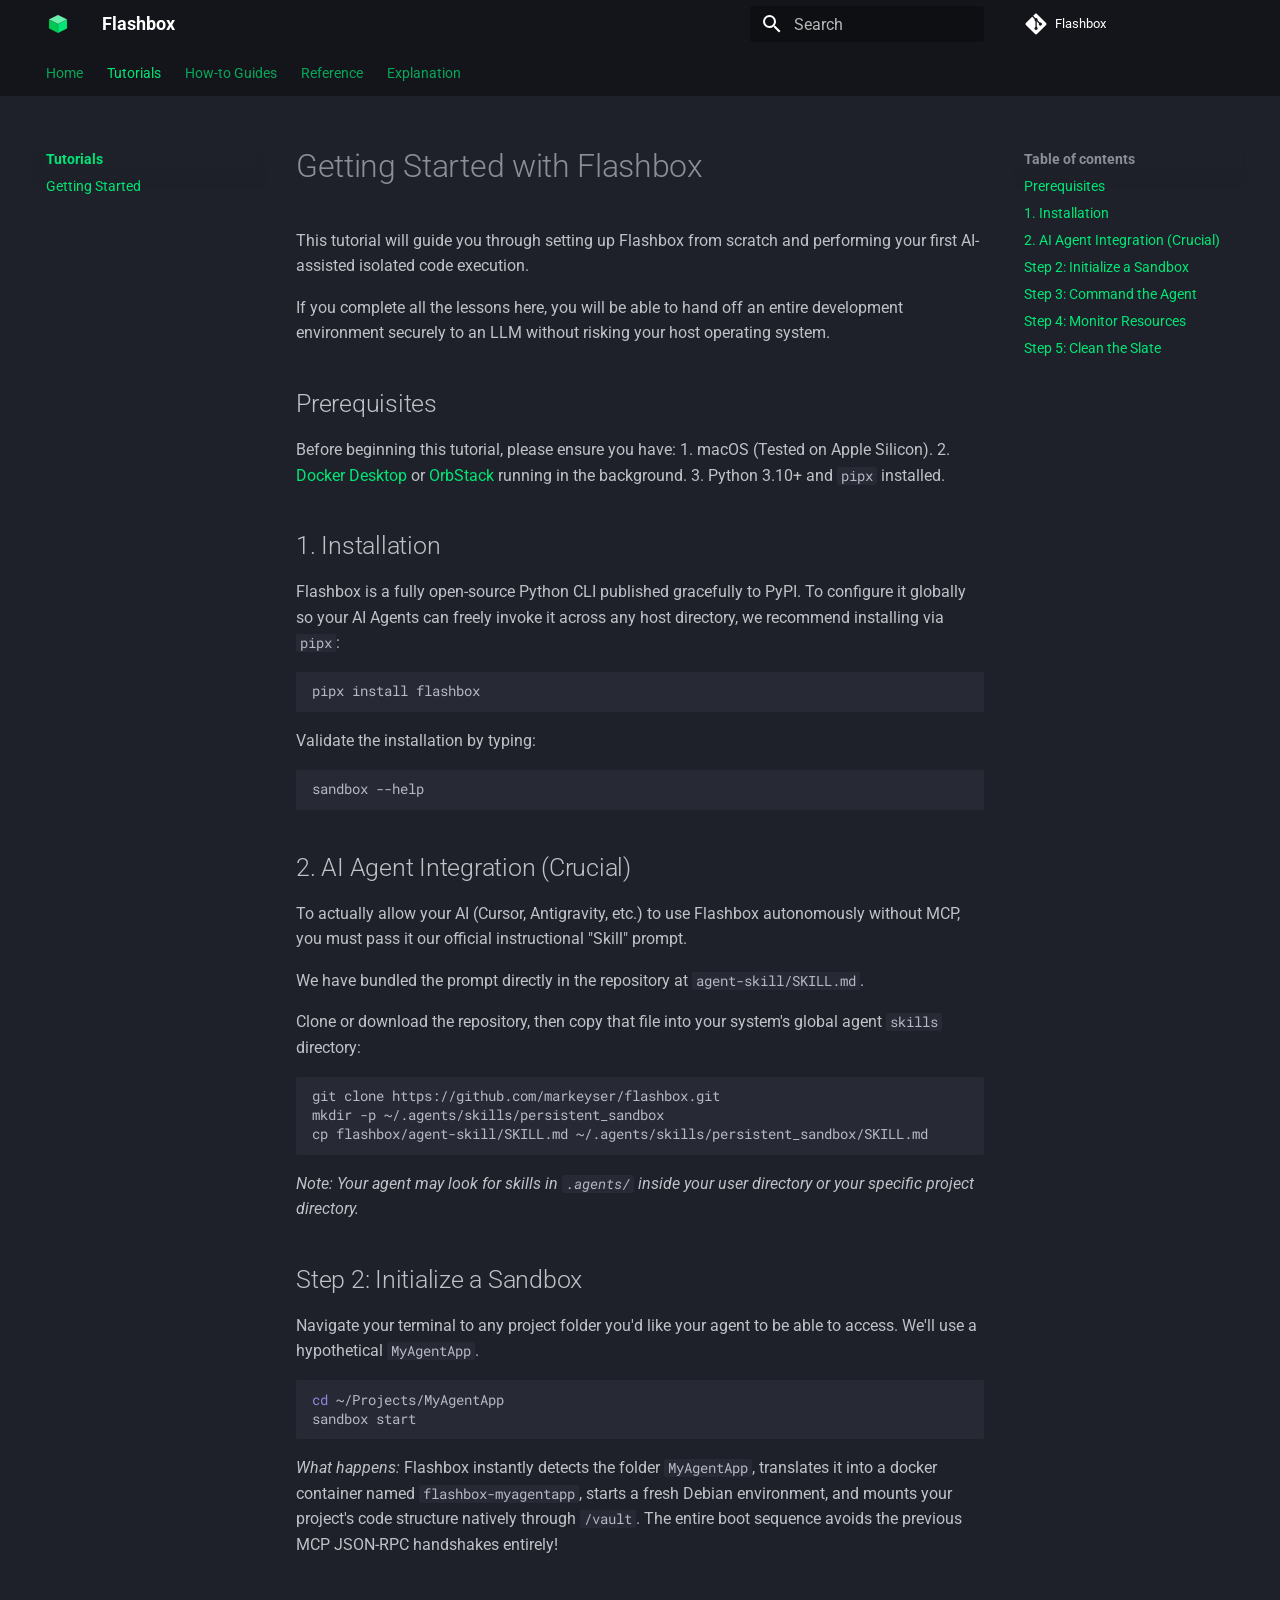
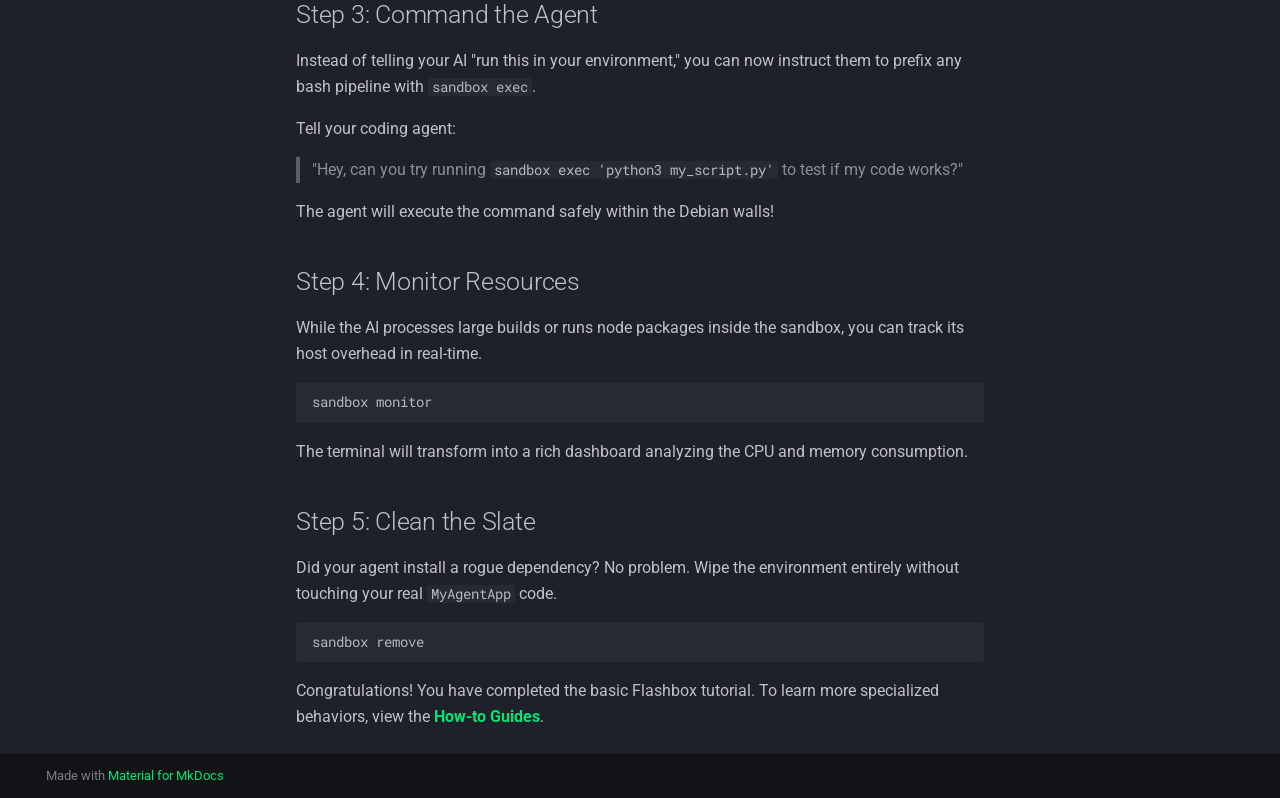
<file: tutorials/getting-started/index.html>
<!doctype html>
<html lang="en" class="no-js">
  <head>
    
      <meta charset="utf-8">
      <meta name="viewport" content="width=device-width,initial-scale=1">
      
        <meta name="description" content="A dynamic, repository-aware persistent Docker sandbox CLI for AI Agents.">
      
      
      
        <link rel="canonical" href="https://your_domain.com/flashbox/tutorials/getting-started/">
      
      
        <link rel="prev" href="../..">
      
      
        <link rel="next" href="../../how-to/setup-persistent-volumes/">
      
      
        
      
      
      <link rel="icon" href="../../assets/logo.svg">
      <meta name="generator" content="mkdocs-1.6.1, mkdocs-material-9.7.6">
    
    
      
        <title>Getting Started - Flashbox</title>
      
    
    
      <link rel="stylesheet" href="../../assets/stylesheets/main.484c7ddc.min.css">
      
        
        <link rel="stylesheet" href="../../assets/stylesheets/palette.ab4e12ef.min.css">
      
      


    
    
      
    
    
      
        
        
        <link rel="preconnect" href="https://fonts.gstatic.com" crossorigin>
        <link rel="stylesheet" href="https://fonts.googleapis.com/css?family=Roboto:300,300i,400,400i,700,700i%7CRoboto+Mono:400,400i,700,700i&display=fallback">
        <style>:root{--md-text-font:"Roboto";--md-code-font:"Roboto Mono"}</style>
      
    
    
      <link rel="stylesheet" href="../../assets/theme.css">
    
    <script>__md_scope=new URL("../..",location),__md_hash=e=>[...e].reduce(((e,_)=>(e<<5)-e+_.charCodeAt(0)),0),__md_get=(e,_=localStorage,t=__md_scope)=>JSON.parse(_.getItem(t.pathname+"."+e)),__md_set=(e,_,t=localStorage,a=__md_scope)=>{try{t.setItem(a.pathname+"."+e,JSON.stringify(_))}catch(e){}}</script>
    
      

    
    
  </head>
  
  
    
    
    
    
    
    <body dir="ltr" data-md-color-scheme="slate" data-md-color-primary="black" data-md-color-accent="green">
  
    
    <input class="md-toggle" data-md-toggle="drawer" type="checkbox" id="__drawer" autocomplete="off">
    <input class="md-toggle" data-md-toggle="search" type="checkbox" id="__search" autocomplete="off">
    <label class="md-overlay" for="__drawer"></label>
    <div data-md-component="skip">
      
        
        <a href="#getting-started-with-flashbox" class="md-skip">
          Skip to content
        </a>
      
    </div>
    <div data-md-component="announce">
      
    </div>
    
    
      

<header class="md-header" data-md-component="header">
  <nav class="md-header__inner md-grid" aria-label="Header">
    <a href="../.." title="Flashbox" class="md-header__button md-logo" aria-label="Flashbox" data-md-component="logo">
      
  <img src="../../assets/logo.svg" alt="logo">

    </a>
    <label class="md-header__button md-icon" for="__drawer">
      
      <svg xmlns="http://www.w3.org/2000/svg" viewBox="0 0 24 24"><path d="M3 6h18v2H3zm0 5h18v2H3zm0 5h18v2H3z"/></svg>
    </label>
    <div class="md-header__title" data-md-component="header-title">
      <div class="md-header__ellipsis">
        <div class="md-header__topic">
          <span class="md-ellipsis">
            Flashbox
          </span>
        </div>
        <div class="md-header__topic" data-md-component="header-topic">
          <span class="md-ellipsis">
            
              Getting Started
            
          </span>
        </div>
      </div>
    </div>
    
      
    
    
    
    
      
      
        <label class="md-header__button md-icon" for="__search">
          
          <svg xmlns="http://www.w3.org/2000/svg" viewBox="0 0 24 24"><path d="M9.5 3A6.5 6.5 0 0 1 16 9.5c0 1.61-.59 3.09-1.56 4.23l.27.27h.79l5 5-1.5 1.5-5-5v-.79l-.27-.27A6.52 6.52 0 0 1 9.5 16 6.5 6.5 0 0 1 3 9.5 6.5 6.5 0 0 1 9.5 3m0 2C7 5 5 7 5 9.5S7 14 9.5 14 14 12 14 9.5 12 5 9.5 5"/></svg>
        </label>
        <div class="md-search" data-md-component="search" role="dialog">
  <label class="md-search__overlay" for="__search"></label>
  <div class="md-search__inner" role="search">
    <form class="md-search__form" name="search">
      <input type="text" class="md-search__input" name="query" aria-label="Search" placeholder="Search" autocapitalize="off" autocorrect="off" autocomplete="off" spellcheck="false" data-md-component="search-query" required>
      <label class="md-search__icon md-icon" for="__search">
        
        <svg xmlns="http://www.w3.org/2000/svg" viewBox="0 0 24 24"><path d="M9.5 3A6.5 6.5 0 0 1 16 9.5c0 1.61-.59 3.09-1.56 4.23l.27.27h.79l5 5-1.5 1.5-5-5v-.79l-.27-.27A6.52 6.52 0 0 1 9.5 16 6.5 6.5 0 0 1 3 9.5 6.5 6.5 0 0 1 9.5 3m0 2C7 5 5 7 5 9.5S7 14 9.5 14 14 12 14 9.5 12 5 9.5 5"/></svg>
        
        <svg xmlns="http://www.w3.org/2000/svg" viewBox="0 0 24 24"><path d="M20 11v2H8l5.5 5.5-1.42 1.42L4.16 12l7.92-7.92L13.5 5.5 8 11z"/></svg>
      </label>
      <nav class="md-search__options" aria-label="Search">
        
        <button type="reset" class="md-search__icon md-icon" title="Clear" aria-label="Clear" tabindex="-1">
          
          <svg xmlns="http://www.w3.org/2000/svg" viewBox="0 0 24 24"><path d="M19 6.41 17.59 5 12 10.59 6.41 5 5 6.41 10.59 12 5 17.59 6.41 19 12 13.41 17.59 19 19 17.59 13.41 12z"/></svg>
        </button>
      </nav>
      
    </form>
    <div class="md-search__output">
      <div class="md-search__scrollwrap" tabindex="0" data-md-scrollfix>
        <div class="md-search-result" data-md-component="search-result">
          <div class="md-search-result__meta">
            Initializing search
          </div>
          <ol class="md-search-result__list" role="presentation"></ol>
        </div>
      </div>
    </div>
  </div>
</div>
      
    
    
      <div class="md-header__source">
        <a href="https://github.com/markeyser/flashbox" title="Go to repository" class="md-source" data-md-component="source">
  <div class="md-source__icon md-icon">
    
    <svg xmlns="http://www.w3.org/2000/svg" viewBox="0 0 448 512"><!--! Font Awesome Free 7.1.0 by @fontawesome - https://fontawesome.com License - https://fontawesome.com/license/free (Icons: CC BY 4.0, Fonts: SIL OFL 1.1, Code: MIT License) Copyright 2025 Fonticons, Inc.--><path d="M439.6 236.1 244 40.5c-5.4-5.5-12.8-8.5-20.4-8.5s-15 3-20.4 8.4L162.5 81l51.5 51.5c27.1-9.1 52.7 16.8 43.4 43.7l49.7 49.7c34.2-11.8 61.2 31 35.5 56.7-26.5 26.5-70.2-2.9-56-37.3L240.3 199v121.9c25.3 12.5 22.3 41.8 9.1 55-6.4 6.4-15.2 10.1-24.3 10.1s-17.8-3.6-24.3-10.1c-17.6-17.6-11.1-46.9 11.2-56v-123c-20.8-8.5-24.6-30.7-18.6-45L142.6 101 8.5 235.1C3 240.6 0 247.9 0 255.5s3 15 8.5 20.4l195.6 195.7c5.4 5.4 12.7 8.4 20.4 8.4s15-3 20.4-8.4l194.7-194.7c5.4-5.4 8.4-12.8 8.4-20.4s-3-15-8.4-20.4"/></svg>
  </div>
  <div class="md-source__repository">
    Flashbox
  </div>
</a>
      </div>
    
  </nav>
  
</header>
    
    <div class="md-container" data-md-component="container">
      
      
        
          
            
<nav class="md-tabs" aria-label="Tabs" data-md-component="tabs">
  <div class="md-grid">
    <ul class="md-tabs__list">
      
        
  
  
  
  
    <li class="md-tabs__item">
      <a href="../.." class="md-tabs__link">
        
  
  
    
  
  Home

      </a>
    </li>
  

      
        
  
  
  
    
  
  
    
    
      <li class="md-tabs__item md-tabs__item--active">
        <a href="./" class="md-tabs__link">
          
  
  
    
  
  Tutorials

        </a>
      </li>
    
  

      
        
  
  
  
  
    
    
      <li class="md-tabs__item">
        <a href="../../how-to/setup-persistent-volumes/" class="md-tabs__link">
          
  
  
    
  
  How-to Guides

        </a>
      </li>
    
  

      
        
  
  
  
  
    
    
      <li class="md-tabs__item">
        <a href="../../reference/cli-commands/" class="md-tabs__link">
          
  
  
    
  
  Reference

        </a>
      </li>
    
  

      
        
  
  
  
  
    
    
      <li class="md-tabs__item">
        <a href="../../explanation/architecture/" class="md-tabs__link">
          
  
  
    
  
  Explanation

        </a>
      </li>
    
  

      
    </ul>
  </div>
</nav>
          
        
      
      <main class="md-main" data-md-component="main">
        <div class="md-main__inner md-grid">
          
            
              
              <div class="md-sidebar md-sidebar--primary" data-md-component="sidebar" data-md-type="navigation" >
                <div class="md-sidebar__scrollwrap">
                  <div class="md-sidebar__inner">
                    


  


<nav class="md-nav md-nav--primary md-nav--lifted" aria-label="Navigation" data-md-level="0">
  <label class="md-nav__title" for="__drawer">
    <a href="../.." title="Flashbox" class="md-nav__button md-logo" aria-label="Flashbox" data-md-component="logo">
      
  <img src="../../assets/logo.svg" alt="logo">

    </a>
    Flashbox
  </label>
  
    <div class="md-nav__source">
      <a href="https://github.com/markeyser/flashbox" title="Go to repository" class="md-source" data-md-component="source">
  <div class="md-source__icon md-icon">
    
    <svg xmlns="http://www.w3.org/2000/svg" viewBox="0 0 448 512"><!--! Font Awesome Free 7.1.0 by @fontawesome - https://fontawesome.com License - https://fontawesome.com/license/free (Icons: CC BY 4.0, Fonts: SIL OFL 1.1, Code: MIT License) Copyright 2025 Fonticons, Inc.--><path d="M439.6 236.1 244 40.5c-5.4-5.5-12.8-8.5-20.4-8.5s-15 3-20.4 8.4L162.5 81l51.5 51.5c27.1-9.1 52.7 16.8 43.4 43.7l49.7 49.7c34.2-11.8 61.2 31 35.5 56.7-26.5 26.5-70.2-2.9-56-37.3L240.3 199v121.9c25.3 12.5 22.3 41.8 9.1 55-6.4 6.4-15.2 10.1-24.3 10.1s-17.8-3.6-24.3-10.1c-17.6-17.6-11.1-46.9 11.2-56v-123c-20.8-8.5-24.6-30.7-18.6-45L142.6 101 8.5 235.1C3 240.6 0 247.9 0 255.5s3 15 8.5 20.4l195.6 195.7c5.4 5.4 12.7 8.4 20.4 8.4s15-3 20.4-8.4l194.7-194.7c5.4-5.4 8.4-12.8 8.4-20.4s-3-15-8.4-20.4"/></svg>
  </div>
  <div class="md-source__repository">
    Flashbox
  </div>
</a>
    </div>
  
  <ul class="md-nav__list" data-md-scrollfix>
    
      
      
  
  
  
  
    <li class="md-nav__item">
      <a href="../.." class="md-nav__link">
        
  
  
  <span class="md-ellipsis">
    
  
    Home
  

    
  </span>
  
  

      </a>
    </li>
  

    
      
      
  
  
    
  
  
  
    
    
      
        
      
    
    
    
      
        
        
      
      
        
      
    
    
    <li class="md-nav__item md-nav__item--active md-nav__item--section md-nav__item--nested">
      
        
        
        <input class="md-nav__toggle md-toggle " type="checkbox" id="__nav_2" checked>
        
          
          <label class="md-nav__link" for="__nav_2" id="__nav_2_label" tabindex="">
            
  
  
  <span class="md-ellipsis">
    
  
    Tutorials
  

    
  </span>
  
  

            <span class="md-nav__icon md-icon"></span>
          </label>
        
        <nav class="md-nav" data-md-level="1" aria-labelledby="__nav_2_label" aria-expanded="true">
          <label class="md-nav__title" for="__nav_2">
            <span class="md-nav__icon md-icon"></span>
            
  
    Tutorials
  

          </label>
          <ul class="md-nav__list" data-md-scrollfix>
            
              
                
  
  
    
  
  
  
    <li class="md-nav__item md-nav__item--active">
      
      <input class="md-nav__toggle md-toggle" type="checkbox" id="__toc">
      
      
        
      
      
        <label class="md-nav__link md-nav__link--active" for="__toc">
          
  
  
  <span class="md-ellipsis">
    
  
    Getting Started
  

    
  </span>
  
  

          <span class="md-nav__icon md-icon"></span>
        </label>
      
      <a href="./" class="md-nav__link md-nav__link--active">
        
  
  
  <span class="md-ellipsis">
    
  
    Getting Started
  

    
  </span>
  
  

      </a>
      
        

<nav class="md-nav md-nav--secondary" aria-label="Table of contents">
  
  
  
    
  
  
    <label class="md-nav__title" for="__toc">
      <span class="md-nav__icon md-icon"></span>
      Table of contents
    </label>
    <ul class="md-nav__list" data-md-component="toc" data-md-scrollfix>
      
        <li class="md-nav__item">
  <a href="#prerequisites" class="md-nav__link">
    <span class="md-ellipsis">
      
        Prerequisites
      
    </span>
  </a>
  
</li>
      
        <li class="md-nav__item">
  <a href="#1-installation" class="md-nav__link">
    <span class="md-ellipsis">
      
        1. Installation
      
    </span>
  </a>
  
</li>
      
        <li class="md-nav__item">
  <a href="#2-ai-agent-integration-crucial" class="md-nav__link">
    <span class="md-ellipsis">
      
        2. AI Agent Integration (Crucial)
      
    </span>
  </a>
  
</li>
      
        <li class="md-nav__item">
  <a href="#step-2-initialize-a-sandbox" class="md-nav__link">
    <span class="md-ellipsis">
      
        Step 2: Initialize a Sandbox
      
    </span>
  </a>
  
</li>
      
        <li class="md-nav__item">
  <a href="#step-3-command-the-agent" class="md-nav__link">
    <span class="md-ellipsis">
      
        Step 3: Command the Agent
      
    </span>
  </a>
  
</li>
      
        <li class="md-nav__item">
  <a href="#step-4-monitor-resources" class="md-nav__link">
    <span class="md-ellipsis">
      
        Step 4: Monitor Resources
      
    </span>
  </a>
  
</li>
      
        <li class="md-nav__item">
  <a href="#step-5-clean-the-slate" class="md-nav__link">
    <span class="md-ellipsis">
      
        Step 5: Clean the Slate
      
    </span>
  </a>
  
</li>
      
    </ul>
  
</nav>
      
    </li>
  

              
            
          </ul>
        </nav>
      
    </li>
  

    
      
      
  
  
  
  
    
    
      
        
      
    
    
    
      
      
        
      
    
    
    <li class="md-nav__item md-nav__item--nested">
      
        
        
        <input class="md-nav__toggle md-toggle " type="checkbox" id="__nav_3" >
        
          
          <label class="md-nav__link" for="__nav_3" id="__nav_3_label" tabindex="0">
            
  
  
  <span class="md-ellipsis">
    
  
    How-to Guides
  

    
  </span>
  
  

            <span class="md-nav__icon md-icon"></span>
          </label>
        
        <nav class="md-nav" data-md-level="1" aria-labelledby="__nav_3_label" aria-expanded="false">
          <label class="md-nav__title" for="__nav_3">
            <span class="md-nav__icon md-icon"></span>
            
  
    How-to Guides
  

          </label>
          <ul class="md-nav__list" data-md-scrollfix>
            
              
                
  
  
  
  
    <li class="md-nav__item">
      <a href="../../how-to/setup-persistent-volumes/" class="md-nav__link">
        
  
  
  <span class="md-ellipsis">
    
  
    Mount Custom Vaults
  

    
  </span>
  
  

      </a>
    </li>
  

              
            
          </ul>
        </nav>
      
    </li>
  

    
      
      
  
  
  
  
    
    
      
        
      
    
    
    
      
      
        
      
    
    
    <li class="md-nav__item md-nav__item--nested">
      
        
        
        <input class="md-nav__toggle md-toggle " type="checkbox" id="__nav_4" >
        
          
          <label class="md-nav__link" for="__nav_4" id="__nav_4_label" tabindex="0">
            
  
  
  <span class="md-ellipsis">
    
  
    Reference
  

    
  </span>
  
  

            <span class="md-nav__icon md-icon"></span>
          </label>
        
        <nav class="md-nav" data-md-level="1" aria-labelledby="__nav_4_label" aria-expanded="false">
          <label class="md-nav__title" for="__nav_4">
            <span class="md-nav__icon md-icon"></span>
            
  
    Reference
  

          </label>
          <ul class="md-nav__list" data-md-scrollfix>
            
              
                
  
  
  
  
    <li class="md-nav__item">
      <a href="../../reference/cli-commands/" class="md-nav__link">
        
  
  
  <span class="md-ellipsis">
    
  
    CLI Commands
  

    
  </span>
  
  

      </a>
    </li>
  

              
            
          </ul>
        </nav>
      
    </li>
  

    
      
      
  
  
  
  
    
    
      
        
      
    
    
    
      
      
        
      
    
    
    <li class="md-nav__item md-nav__item--nested">
      
        
        
        <input class="md-nav__toggle md-toggle " type="checkbox" id="__nav_5" >
        
          
          <label class="md-nav__link" for="__nav_5" id="__nav_5_label" tabindex="0">
            
  
  
  <span class="md-ellipsis">
    
  
    Explanation
  

    
  </span>
  
  

            <span class="md-nav__icon md-icon"></span>
          </label>
        
        <nav class="md-nav" data-md-level="1" aria-labelledby="__nav_5_label" aria-expanded="false">
          <label class="md-nav__title" for="__nav_5">
            <span class="md-nav__icon md-icon"></span>
            
  
    Explanation
  

          </label>
          <ul class="md-nav__list" data-md-scrollfix>
            
              
                
  
  
  
  
    <li class="md-nav__item">
      <a href="../../explanation/architecture/" class="md-nav__link">
        
  
  
  <span class="md-ellipsis">
    
  
    Architecture Philosophy
  

    
  </span>
  
  

      </a>
    </li>
  

              
            
          </ul>
        </nav>
      
    </li>
  

    
  </ul>
</nav>
                  </div>
                </div>
              </div>
            
            
              
              <div class="md-sidebar md-sidebar--secondary" data-md-component="sidebar" data-md-type="toc" >
                <div class="md-sidebar__scrollwrap">
                  <div class="md-sidebar__inner">
                    

<nav class="md-nav md-nav--secondary" aria-label="Table of contents">
  
  
  
    
  
  
    <label class="md-nav__title" for="__toc">
      <span class="md-nav__icon md-icon"></span>
      Table of contents
    </label>
    <ul class="md-nav__list" data-md-component="toc" data-md-scrollfix>
      
        <li class="md-nav__item">
  <a href="#prerequisites" class="md-nav__link">
    <span class="md-ellipsis">
      
        Prerequisites
      
    </span>
  </a>
  
</li>
      
        <li class="md-nav__item">
  <a href="#1-installation" class="md-nav__link">
    <span class="md-ellipsis">
      
        1. Installation
      
    </span>
  </a>
  
</li>
      
        <li class="md-nav__item">
  <a href="#2-ai-agent-integration-crucial" class="md-nav__link">
    <span class="md-ellipsis">
      
        2. AI Agent Integration (Crucial)
      
    </span>
  </a>
  
</li>
      
        <li class="md-nav__item">
  <a href="#step-2-initialize-a-sandbox" class="md-nav__link">
    <span class="md-ellipsis">
      
        Step 2: Initialize a Sandbox
      
    </span>
  </a>
  
</li>
      
        <li class="md-nav__item">
  <a href="#step-3-command-the-agent" class="md-nav__link">
    <span class="md-ellipsis">
      
        Step 3: Command the Agent
      
    </span>
  </a>
  
</li>
      
        <li class="md-nav__item">
  <a href="#step-4-monitor-resources" class="md-nav__link">
    <span class="md-ellipsis">
      
        Step 4: Monitor Resources
      
    </span>
  </a>
  
</li>
      
        <li class="md-nav__item">
  <a href="#step-5-clean-the-slate" class="md-nav__link">
    <span class="md-ellipsis">
      
        Step 5: Clean the Slate
      
    </span>
  </a>
  
</li>
      
    </ul>
  
</nav>
                  </div>
                </div>
              </div>
            
          
          
  
    
            <div class="md-content" data-md-component="content">
              
              <article class="md-content__inner md-typeset">
                
                  


  
  


<h1 id="getting-started-with-flashbox">Getting Started with Flashbox</h1>
<p>This tutorial will guide you through setting up Flashbox from scratch and performing your first AI-assisted isolated code execution.</p>
<p>If you complete all the lessons here, you will be able to hand off an entire development environment securely to an LLM without risking your host operating system.</p>
<h2 id="prerequisites">Prerequisites</h2>
<p>Before beginning this tutorial, please ensure you have:
1. macOS (Tested on Apple Silicon).
2. <a href="https://www.docker.com/products/docker-desktop/">Docker Desktop</a> or <a href="https://orbstack.dev/">OrbStack</a> running in the background.
3. Python 3.10+ and <code>pipx</code> installed.</p>
<h2 id="1-installation">1. Installation</h2>
<p>Flashbox is a fully open-source Python CLI published gracefully to PyPI. To configure it globally so your AI Agents can freely invoke it across any host directory, we recommend installing via <code>pipx</code>:</p>
<p><div class="highlight"><pre><span></span><code>pipx<span class="w"> </span>install<span class="w"> </span>flashbox
</code></pre></div>
Validate the installation by typing:
<div class="highlight"><pre><span></span><code>sandbox<span class="w"> </span>--help
</code></pre></div></p>
<h2 id="2-ai-agent-integration-crucial">2. AI Agent Integration (Crucial)</h2>
<p>To actually allow your AI (Cursor, Antigravity, etc.) to use Flashbox autonomously without MCP, you must pass it our official instructional "Skill" prompt. </p>
<p>We have bundled the prompt directly in the repository at <code>agent-skill/SKILL.md</code>.</p>
<p>Clone or download the repository, then copy that file into your system's global agent <code>skills</code> directory:
<div class="highlight"><pre><span></span><code>git<span class="w"> </span>clone<span class="w"> </span>https://github.com/markeyser/flashbox.git
mkdir<span class="w"> </span>-p<span class="w"> </span>~/.agents/skills/persistent_sandbox
cp<span class="w"> </span>flashbox/agent-skill/SKILL.md<span class="w"> </span>~/.agents/skills/persistent_sandbox/SKILL.md
</code></pre></div>
<em>Note: Your agent may look for skills in <code>.agents/</code> inside your user directory or your specific project directory.</em></p>
<h2 id="step-2-initialize-a-sandbox">Step 2: Initialize a Sandbox</h2>
<p>Navigate your terminal to any project folder you'd like your agent to be able to access. We'll use a hypothetical <code>MyAgentApp</code>.</p>
<p><div class="highlight"><pre><span></span><code><span class="nb">cd</span><span class="w"> </span>~/Projects/MyAgentApp
sandbox<span class="w"> </span>start
</code></pre></div>
<em>What happens:</em> Flashbox instantly detects the folder <code>MyAgentApp</code>, translates it into a docker container named <code>flashbox-myagentapp</code>, starts a fresh Debian environment, and mounts your project's code structure natively through <code>/vault</code>. The entire boot sequence avoids the previous MCP JSON-RPC handshakes entirely!</p>
<h2 id="step-3-command-the-agent">Step 3: Command the Agent</h2>
<p>Instead of telling your AI "run this in your environment," you can now instruct them to prefix any bash pipeline with <code>sandbox exec</code>. </p>
<p>Tell your coding agent:</p>
<blockquote>
<p>"Hey, can you try running <code>sandbox exec 'python3 my_script.py'</code> to test if my code works?"</p>
</blockquote>
<p>The agent will execute the command safely within the Debian walls! </p>
<h2 id="step-4-monitor-resources">Step 4: Monitor Resources</h2>
<p>While the AI processes large builds or runs node packages inside the sandbox, you can track its host overhead in real-time.</p>
<p><div class="highlight"><pre><span></span><code>sandbox<span class="w"> </span>monitor
</code></pre></div>
The terminal will transform into a rich dashboard analyzing the CPU and memory consumption.</p>
<h2 id="step-5-clean-the-slate">Step 5: Clean the Slate</h2>
<p>Did your agent install a rogue dependency? No problem. Wipe the environment entirely without touching your real <code>MyAgentApp</code> code.</p>
<div class="highlight"><pre><span></span><code>sandbox<span class="w"> </span>remove
</code></pre></div>
<p>Congratulations! You have completed the basic Flashbox tutorial. To learn more specialized behaviors, view the <strong><a href="../../how-to/setup-persistent-volumes/">How-to Guides</a></strong>.</p>












                
              </article>
            </div>
          
  

          
<script>var target=document.getElementById(location.hash.slice(1));target&&target.name&&(target.checked=target.name.startsWith("__tabbed_"))</script>
        </div>
        
          <button type="button" class="md-top md-icon" data-md-component="top" hidden>
  
  <svg xmlns="http://www.w3.org/2000/svg" viewBox="0 0 24 24"><path d="M13 20h-2V8l-5.5 5.5-1.42-1.42L12 4.16l7.92 7.92-1.42 1.42L13 8z"/></svg>
  Back to top
</button>
        
      </main>
      
        <footer class="md-footer">
  
  <div class="md-footer-meta md-typeset">
    <div class="md-footer-meta__inner md-grid">
      <div class="md-copyright">
  
  
    Made with
    <a href="https://squidfunk.github.io/mkdocs-material/" target="_blank" rel="noopener">
      Material for MkDocs
    </a>
  
</div>
      
    </div>
  </div>
</footer>
      
    </div>
    <div class="md-dialog" data-md-component="dialog">
      <div class="md-dialog__inner md-typeset"></div>
    </div>
    
    
    
      
      
      <script id="__config" type="application/json">{"annotate": null, "base": "../..", "features": ["navigation.tabs", "navigation.indexes", "navigation.sections", "navigation.top", "toc.follow"], "search": "../../assets/javascripts/workers/search.2c215733.min.js", "tags": null, "translations": {"clipboard.copied": "Copied to clipboard", "clipboard.copy": "Copy to clipboard", "search.result.more.one": "1 more on this page", "search.result.more.other": "# more on this page", "search.result.none": "No matching documents", "search.result.one": "1 matching document", "search.result.other": "# matching documents", "search.result.placeholder": "Type to start searching", "search.result.term.missing": "Missing", "select.version": "Select version"}, "version": null}</script>
    
    
      <script src="../../assets/javascripts/bundle.79ae519e.min.js"></script>
      
    
  </body>
</html>
</file>
<file: assets/theme.css>
/* Force all links and nav items to emerald green at all times */
.md-typeset a,
.md-nav__link,
.md-tabs__link,
.md-footer__link {
  color: #00e676 !important;
}
.md-typeset a:hover,
.md-nav__link:hover,
.md-tabs__link:hover {
  color: #69f0ae !important;
}
.md-nav__link--active {
  color: #00e676 !important;
}
</file>
<file: assets/stylesheets/main.484c7ddc.min.css>
@charset "UTF-8";html{-webkit-text-size-adjust:none;-moz-text-size-adjust:none;text-size-adjust:none;box-sizing:border-box}*,:after,:before{box-sizing:inherit}@media (prefers-reduced-motion){*,:after,:before{transition:none!important}}body{margin:0}a,button,input,label{-webkit-tap-highlight-color:transparent}a{color:inherit;text-decoration:none}hr{border:0;box-sizing:initial;display:block;height:.05rem;overflow:visible;padding:0}small{font-size:80%}sub,sup{line-height:1em}img{border-style:none}table{border-collapse:initial;border-spacing:0}td,th{font-weight:400;vertical-align:top}button{background:#0000;border:0;font-family:inherit;font-size:inherit;margin:0;padding:0}input{border:0;outline:none}:root{--md-primary-fg-color:#4051b5;--md-primary-fg-color--light:#5d6cc0;--md-primary-fg-color--dark:#303fa1;--md-primary-bg-color:#fff;--md-primary-bg-color--light:#ffffffb3;--md-accent-fg-color:#526cfe;--md-accent-fg-color--transparent:#526cfe1a;--md-accent-bg-color:#fff;--md-accent-bg-color--light:#ffffffb3}[data-md-color-scheme=default]{color-scheme:light}[data-md-color-scheme=default] img[src$="#gh-dark-mode-only"],[data-md-color-scheme=default] img[src$="#only-dark"]{display:none}:root,[data-md-color-scheme=default]{--md-hue:225deg;--md-default-fg-color:#000000de;--md-default-fg-color--light:#0000008a;--md-default-fg-color--lighter:#00000052;--md-default-fg-color--lightest:#00000012;--md-default-bg-color:#fff;--md-default-bg-color--light:#ffffffb3;--md-default-bg-color--lighter:#ffffff4d;--md-default-bg-color--lightest:#ffffff1f;--md-code-fg-color:#36464e;--md-code-bg-color:#f5f5f5;--md-code-bg-color--light:#f5f5f5b3;--md-code-bg-color--lighter:#f5f5f54d;--md-code-hl-color:#4287ff;--md-code-hl-color--light:#4287ff1a;--md-code-hl-number-color:#d52a2a;--md-code-hl-special-color:#db1457;--md-code-hl-function-color:#a846b9;--md-code-hl-constant-color:#6e59d9;--md-code-hl-keyword-color:#3f6ec6;--md-code-hl-string-color:#1c7d4d;--md-code-hl-name-color:var(--md-code-fg-color);--md-code-hl-operator-color:var(--md-default-fg-color--light);--md-code-hl-punctuation-color:var(--md-default-fg-color--light);--md-code-hl-comment-color:var(--md-default-fg-color--light);--md-code-hl-generic-color:var(--md-default-fg-color--light);--md-code-hl-variable-color:var(--md-default-fg-color--light);--md-typeset-color:var(--md-default-fg-color);--md-typeset-a-color:var(--md-primary-fg-color);--md-typeset-del-color:#f5503d26;--md-typeset-ins-color:#0bd57026;--md-typeset-kbd-color:#fafafa;--md-typeset-kbd-accent-color:#fff;--md-typeset-kbd-border-color:#b8b8b8;--md-typeset-mark-color:#ffff0080;--md-typeset-table-color:#0000001f;--md-typeset-table-color--light:rgba(0,0,0,.035);--md-admonition-fg-color:var(--md-default-fg-color);--md-admonition-bg-color:var(--md-default-bg-color);--md-warning-fg-color:#000000de;--md-warning-bg-color:#ff9;--md-footer-fg-color:#fff;--md-footer-fg-color--light:#ffffffb3;--md-footer-fg-color--lighter:#ffffff73;--md-footer-bg-color:#000000de;--md-footer-bg-color--dark:#00000052;--md-shadow-z1:0 0.2rem 0.5rem #0000000d,0 0 0.05rem #0000001a;--md-shadow-z2:0 0.2rem 0.5rem #0000001a,0 0 0.05rem #00000040;--md-shadow-z3:0 0.2rem 0.5rem #0003,0 0 0.05rem #00000059}.md-icon svg{fill:currentcolor;display:block;height:1.2rem;width:1.2rem}body{-webkit-font-smoothing:antialiased;-moz-osx-font-smoothing:grayscale;--md-text-font-family:var(--md-text-font,_),-apple-system,BlinkMacSystemFont,Helvetica,Arial,sans-serif;--md-code-font-family:var(--md-code-font,_),SFMono-Regular,Consolas,Menlo,monospace}aside,body,input{font-feature-settings:"kern","liga";color:var(--md-typeset-color);font-family:var(--md-text-font-family)}code,kbd,pre{font-feature-settings:"kern";font-family:var(--md-code-font-family)}:root{--md-typeset-table-sort-icon:url('data:image/svg+xml;charset=utf-8,<svg xmlns="http://www.w3.org/2000/svg" viewBox="0 0 24 24"><path d="m18 21-4-4h3V7h-3l4-4 4 4h-3v10h3M2 19v-2h10v2M2 13v-2h7v2M2 7V5h4v2z"/></svg>');--md-typeset-table-sort-icon--asc:url('data:image/svg+xml;charset=utf-8,<svg xmlns="http://www.w3.org/2000/svg" viewBox="0 0 24 24"><path d="M19 17h3l-4 4-4-4h3V3h2M2 17h10v2H2M6 5v2H2V5m0 6h7v2H2z"/></svg>');--md-typeset-table-sort-icon--desc:url('data:image/svg+xml;charset=utf-8,<svg xmlns="http://www.w3.org/2000/svg" viewBox="0 0 24 24"><path d="M19 7h3l-4-4-4 4h3v14h2M2 17h10v2H2M6 5v2H2V5m0 6h7v2H2z"/></svg>')}.md-typeset{-webkit-print-color-adjust:exact;color-adjust:exact;font-size:.8rem;line-height:1.6;overflow-wrap:break-word}@media print{.md-typeset{font-size:.68rem}}.md-typeset blockquote,.md-typeset dl,.md-typeset figure,.md-typeset ol,.md-typeset pre,.md-typeset ul{margin-bottom:1em;margin-top:1em}.md-typeset h1{color:var(--md-default-fg-color--light);font-size:2em;line-height:1.3;margin:0 0 1.25em}.md-typeset h1,.md-typeset h2{font-weight:300;letter-spacing:-.01em}.md-typeset h2{font-size:1.5625em;line-height:1.4;margin:1.6em 0 .64em}.md-typeset h3{font-size:1.25em;font-weight:400;letter-spacing:-.01em;line-height:1.5;margin:1.6em 0 .8em}.md-typeset h2+h3{margin-top:.8em}.md-typeset h4{font-weight:700;letter-spacing:-.01em;margin:1em 0}.md-typeset h5,.md-typeset h6{color:var(--md-default-fg-color--light);font-size:.8em;font-weight:700;letter-spacing:-.01em;margin:1.25em 0}.md-typeset h5{text-transform:uppercase}.md-typeset h5 code{text-transform:none}.md-typeset hr{border-bottom:.05rem solid var(--md-default-fg-color--lightest);display:flow-root;margin:1.5em 0}.md-typeset a{color:var(--md-typeset-a-color);word-break:break-word}.md-typeset a,.md-typeset a:before{transition:color 125ms}.md-typeset a:focus,.md-typeset a:hover{color:var(--md-accent-fg-color)}.md-typeset a:focus code,.md-typeset a:hover code{background-color:var(--md-accent-fg-color--transparent);color:var(--md-accent-fg-color)}.md-typeset a code{color:var(--md-typeset-a-color)}.md-typeset a.focus-visible{outline-color:var(--md-accent-fg-color);outline-offset:.2rem}.md-typeset code,.md-typeset kbd,.md-typeset pre{color:var(--md-code-fg-color);direction:ltr;font-variant-ligatures:none;transition:background-color 125ms}@media print{.md-typeset code,.md-typeset kbd,.md-typeset pre{white-space:pre-wrap}}.md-typeset code{background-color:var(--md-code-bg-color);border-radius:.1rem;-webkit-box-decoration-break:clone;box-decoration-break:clone;font-size:.85em;padding:0 .2941176471em;transition:color 125ms,background-color 125ms;word-break:break-word}.md-typeset code:not(.focus-visible){-webkit-tap-highlight-color:transparent;outline:none}.md-typeset pre{display:flow-root;line-height:1.4;position:relative}.md-typeset pre>code{-webkit-box-decoration-break:slice;box-decoration-break:slice;box-shadow:none;display:block;margin:0;outline-color:var(--md-accent-fg-color);overflow:auto;padding:.7720588235em 1.1764705882em;scrollbar-color:var(--md-default-fg-color--lighter) #0000;scrollbar-width:thin;touch-action:auto;word-break:normal}.md-typeset pre>code:hover{scrollbar-color:var(--md-accent-fg-color) #0000}.md-typeset pre>code::-webkit-scrollbar{height:.2rem;width:.2rem}.md-typeset pre>code::-webkit-scrollbar-thumb{background-color:var(--md-default-fg-color--lighter)}.md-typeset pre>code::-webkit-scrollbar-thumb:hover{background-color:var(--md-accent-fg-color)}.md-typeset kbd{background-color:var(--md-typeset-kbd-color);border-radius:.1rem;box-shadow:0 .1rem 0 .05rem var(--md-typeset-kbd-border-color),0 .1rem 0 var(--md-typeset-kbd-border-color),0 -.1rem .2rem var(--md-typeset-kbd-accent-color) inset;color:var(--md-default-fg-color);display:inline-block;font-size:.75em;padding:0 .6666666667em;vertical-align:text-top;word-break:break-word}.md-typeset mark{background-color:var(--md-typeset-mark-color);-webkit-box-decoration-break:clone;box-decoration-break:clone;color:inherit;word-break:break-word}.md-typeset abbr{cursor:help;text-decoration:none}.md-typeset [data-preview],.md-typeset abbr{border-bottom:.05rem dotted var(--md-default-fg-color--light)}.md-typeset small{opacity:.75}[dir=ltr] .md-typeset sub,[dir=ltr] .md-typeset sup{margin-left:.078125em}[dir=rtl] .md-typeset sub,[dir=rtl] .md-typeset sup{margin-right:.078125em}[dir=ltr] .md-typeset blockquote{padding-left:.6rem}[dir=rtl] .md-typeset blockquote{padding-right:.6rem}[dir=ltr] .md-typeset blockquote{border-left:.2rem solid var(--md-default-fg-color--lighter)}[dir=rtl] .md-typeset blockquote{border-right:.2rem solid var(--md-default-fg-color--lighter)}.md-typeset blockquote{color:var(--md-default-fg-color--light);margin-left:0;margin-right:0}.md-typeset ul{list-style-type:disc}.md-typeset ul[type]{list-style-type:revert-layer}[dir=ltr] .md-typeset ol,[dir=ltr] .md-typeset ul{margin-left:.625em}[dir=rtl] .md-typeset ol,[dir=rtl] .md-typeset ul{margin-right:.625em}.md-typeset ol,.md-typeset ul{padding:0}.md-typeset ol:not([hidden]),.md-typeset ul:not([hidden]){display:flow-root}.md-typeset ol ol,.md-typeset ul ol{list-style-type:lower-alpha}.md-typeset ol ol ol,.md-typeset ul ol ol{list-style-type:lower-roman}.md-typeset ol ol ol ol,.md-typeset ul ol ol ol{list-style-type:upper-alpha}.md-typeset ol ol ol ol ol,.md-typeset ul ol ol ol ol{list-style-type:upper-roman}.md-typeset ol[type],.md-typeset ul[type]{list-style-type:revert-layer}[dir=ltr] .md-typeset ol li,[dir=ltr] .md-typeset ul li{margin-left:1.25em}[dir=rtl] .md-typeset ol li,[dir=rtl] .md-typeset ul li{margin-right:1.25em}.md-typeset ol li,.md-typeset ul li{margin-bottom:.5em}.md-typeset ol li blockquote,.md-typeset ol li p,.md-typeset ul li blockquote,.md-typeset ul li p{margin:.5em 0}.md-typeset ol li:last-child,.md-typeset ul li:last-child{margin-bottom:0}[dir=ltr] .md-typeset ol li ol,[dir=ltr] .md-typeset ol li ul,[dir=ltr] .md-typeset ul li ol,[dir=ltr] .md-typeset ul li ul{margin-left:.625em}[dir=rtl] .md-typeset ol li ol,[dir=rtl] .md-typeset ol li ul,[dir=rtl] .md-typeset ul li ol,[dir=rtl] .md-typeset ul li ul{margin-right:.625em}.md-typeset ol li ol,.md-typeset ol li ul,.md-typeset ul li ol,.md-typeset ul li ul{margin-bottom:.5em;margin-top:.5em}[dir=ltr] .md-typeset dd{margin-left:1.875em}[dir=rtl] .md-typeset dd{margin-right:1.875em}.md-typeset dd{margin-bottom:1.5em;margin-top:1em}.md-typeset img,.md-typeset svg,.md-typeset video{height:auto;max-width:100%}.md-typeset img[align=left]{margin:1em 1em 1em 0}.md-typeset img[align=right]{margin:1em 0 1em 1em}.md-typeset img[align]:only-child{margin-top:0}.md-typeset figure{display:flow-root;margin:1em auto;max-width:100%;text-align:center;width:fit-content}.md-typeset figure img{display:block;margin:0 auto}.md-typeset figcaption{font-style:italic;margin:1em auto;max-width:24rem}.md-typeset iframe{max-width:100%}.md-typeset table:not([class]){background-color:var(--md-default-bg-color);border:.05rem solid var(--md-typeset-table-color);border-radius:.1rem;display:inline-block;font-size:.64rem;max-width:100%;overflow:auto;touch-action:auto}@media print{.md-typeset table:not([class]){display:table}}.md-typeset table:not([class])+*{margin-top:1.5em}.md-typeset table:not([class]) td>:first-child,.md-typeset table:not([class]) th>:first-child{margin-top:0}.md-typeset table:not([class]) td>:last-child,.md-typeset table:not([class]) th>:last-child{margin-bottom:0}.md-typeset table:not([class]) td:not([align]),.md-typeset table:not([class]) th:not([align]){text-align:left}[dir=rtl] .md-typeset table:not([class]) td:not([align]),[dir=rtl] .md-typeset table:not([class]) th:not([align]){text-align:right}.md-typeset table:not([class]) th{font-weight:700;min-width:5rem;padding:.9375em 1.25em;vertical-align:top}.md-typeset table:not([class]) td{border-top:.05rem solid var(--md-typeset-table-color);padding:.9375em 1.25em;vertical-align:top}.md-typeset table:not([class]) tbody tr{transition:background-color 125ms}.md-typeset table:not([class]) tbody tr:hover{background-color:var(--md-typeset-table-color--light);box-shadow:0 .05rem 0 var(--md-default-bg-color) inset}.md-typeset table:not([class]) a{word-break:normal}.md-typeset table th[role=columnheader]{cursor:pointer}[dir=ltr] .md-typeset table th[role=columnheader]:after{margin-left:.5em}[dir=rtl] .md-typeset table th[role=columnheader]:after{margin-right:.5em}.md-typeset table th[role=columnheader]:after{content:"";display:inline-block;height:1.2em;-webkit-mask-image:var(--md-typeset-table-sort-icon);mask-image:var(--md-typeset-table-sort-icon);-webkit-mask-repeat:no-repeat;mask-repeat:no-repeat;-webkit-mask-size:contain;mask-size:contain;transition:background-color 125ms;vertical-align:text-bottom;width:1.2em}.md-typeset table th[role=columnheader]:hover:after{background-color:var(--md-default-fg-color--lighter)}.md-typeset table th[role=columnheader][aria-sort=ascending]:after{background-color:var(--md-default-fg-color--light);-webkit-mask-image:var(--md-typeset-table-sort-icon--asc);mask-image:var(--md-typeset-table-sort-icon--asc)}.md-typeset table th[role=columnheader][aria-sort=descending]:after{background-color:var(--md-default-fg-color--light);-webkit-mask-image:var(--md-typeset-table-sort-icon--desc);mask-image:var(--md-typeset-table-sort-icon--desc)}.md-typeset__scrollwrap{margin:1em -.8rem;overflow-x:auto;touch-action:auto}.md-typeset__table{display:inline-block;margin-bottom:.5em;padding:0 .8rem}@media print{.md-typeset__table{display:block}}html .md-typeset__table table{display:table;margin:0;overflow:hidden;width:100%}@media screen and (max-width:44.984375em){.md-content__inner>pre{margin:1em -.8rem}.md-content__inner>pre code{border-radius:0}}.md-typeset .md-author{border-radius:100%;display:block;flex-shrink:0;height:1.6rem;overflow:hidden;position:relative;transition:color 125ms,transform 125ms;width:1.6rem}.md-typeset .md-author img{display:block}.md-typeset .md-author--more{background:var(--md-default-fg-color--lightest);color:var(--md-default-fg-color--lighter);font-size:.6rem;font-weight:700;line-height:1.6rem;text-align:center}.md-typeset .md-author--long{height:2.4rem;width:2.4rem}.md-typeset a.md-author{transform:scale(1)}.md-typeset a.md-author img{border-radius:100%;filter:grayscale(100%) opacity(75%);transition:filter 125ms}.md-typeset a.md-author:focus,.md-typeset a.md-author:hover{transform:scale(1.1);z-index:1}.md-typeset a.md-author:focus img,.md-typeset a.md-author:hover img{filter:grayscale(0)}.md-banner{background-color:var(--md-footer-bg-color);color:var(--md-footer-fg-color);overflow:auto}@media print{.md-banner{display:none}}.md-banner--warning{background-color:var(--md-warning-bg-color);color:var(--md-warning-fg-color)}.md-banner__inner{font-size:.7rem;margin:.6rem auto;padding:0 .8rem}[dir=ltr] .md-banner__button{float:right}[dir=rtl] .md-banner__button{float:left}.md-banner__button{color:inherit;cursor:pointer;transition:opacity .25s}.no-js .md-banner__button{display:none}.md-banner__button:hover{opacity:.7}html{font-size:125%;height:100%;overflow-x:hidden}@media screen and (min-width:100em){html{font-size:137.5%}}@media screen and (min-width:125em){html{font-size:150%}}body{background-color:var(--md-default-bg-color);display:flex;flex-direction:column;font-size:.5rem;min-height:100%;position:relative;width:100%}@media print{body{display:block}}@media screen and (max-width:59.984375em){body[data-md-scrolllock]{position:fixed}}.md-grid{margin-left:auto;margin-right:auto;max-width:61rem}.md-container{display:flex;flex-direction:column;flex-grow:1}@media print{.md-container{display:block}}.md-main{flex-grow:1}.md-main__inner{display:flex;height:100%;margin-top:1.5rem}.md-ellipsis{overflow:hidden;text-overflow:ellipsis}.md-toggle{display:none}.md-option{height:0;opacity:0;position:absolute;width:0}.md-option:checked+label:not([hidden]){display:block}.md-option.focus-visible+label{outline-color:var(--md-accent-fg-color);outline-style:auto}.md-skip{background-color:var(--md-default-fg-color);border-radius:.1rem;color:var(--md-default-bg-color);font-size:.64rem;margin:.5rem;opacity:0;outline-color:var(--md-accent-fg-color);padding:.3rem .5rem;position:fixed;transform:translateY(.4rem);z-index:-1}.md-skip:focus{opacity:1;transform:translateY(0);transition:transform .25s cubic-bezier(.4,0,.2,1),opacity 175ms 75ms;z-index:10}@page{margin:25mm}:root{--md-clipboard-icon:url('data:image/svg+xml;charset=utf-8,<svg xmlns="http://www.w3.org/2000/svg" viewBox="0 0 24 24"><path d="M19 21H8V7h11m0-2H8a2 2 0 0 0-2 2v14a2 2 0 0 0 2 2h11a2 2 0 0 0 2-2V7a2 2 0 0 0-2-2m-3-4H4a2 2 0 0 0-2 2v14h2V3h12z"/></svg>')}.md-clipboard{border-radius:.1rem;color:var(--md-default-fg-color--lightest);cursor:pointer;height:1.5em;outline-color:var(--md-accent-fg-color);outline-offset:.1rem;transition:color .25s;width:1.5em;z-index:1}@media print{.md-clipboard{display:none}}.md-clipboard:not(.focus-visible){-webkit-tap-highlight-color:transparent;outline:none}:hover>.md-clipboard{color:var(--md-default-fg-color--light)}.md-clipboard:focus,.md-clipboard:hover{color:var(--md-accent-fg-color)}.md-clipboard:after{background-color:currentcolor;content:"";display:block;height:1.125em;margin:0 auto;-webkit-mask-image:var(--md-clipboard-icon);mask-image:var(--md-clipboard-icon);-webkit-mask-position:center;mask-position:center;-webkit-mask-repeat:no-repeat;mask-repeat:no-repeat;-webkit-mask-size:contain;mask-size:contain;width:1.125em}.md-clipboard--inline{cursor:pointer}.md-clipboard--inline code{transition:color .25s,background-color .25s}.md-clipboard--inline:focus code,.md-clipboard--inline:hover code{background-color:var(--md-accent-fg-color--transparent);color:var(--md-accent-fg-color)}:root{--md-code-select-icon:url('data:image/svg+xml;charset=utf-8,<svg xmlns="http://www.w3.org/2000/svg" viewBox="0 0 24 24"><path d="M19 19h-4v2h4c1.1 0 2-.9 2-2v-4h-2m0-12h-4v2h4v4h2V5c0-1.1-.9-2-2-2M5 5h4V3H5c-1.1 0-2 .9-2 2v4h2m0 6H3v4c0 1.1.9 2 2 2h4v-2H5zm2-4h2v2H7zm4 0h2v2h-2zm4 0h2v2h-2zM7 7h2v2H7zm4 0h2v2h-2zm4 0h2v2h-2zm-8 8h2v2H7zm4 0h2v2h-2zm4 0h2v2h-2z"/></svg>');--md-code-copy-icon:url('data:image/svg+xml;charset=utf-8,<svg xmlns="http://www.w3.org/2000/svg" viewBox="0 0 24 24"><path d="M19 21H8V7h11m0-2H8a2 2 0 0 0-2 2v14a2 2 0 0 0 2 2h11a2 2 0 0 0 2-2V7a2 2 0 0 0-2-2m-3-4H4a2 2 0 0 0-2 2v14h2V3h12z"/></svg>')}.md-typeset .md-code__content{display:grid}.md-code__nav{background-color:var(--md-code-bg-color--lighter);border-radius:.1rem;display:flex;gap:.2rem;padding:.2rem;position:absolute;right:.25em;top:.25em;transition:background-color .25s;z-index:1}:hover>.md-code__nav{background-color:var(--md-code-bg-color--light)}.md-code__button{color:var(--md-default-fg-color--lightest);cursor:pointer;display:block;height:1.5em;outline-color:var(--md-accent-fg-color);outline-offset:.1rem;transition:color .25s;width:1.5em}:hover>*>.md-code__button{color:var(--md-default-fg-color--light)}.md-code__button.focus-visible,.md-code__button:hover{color:var(--md-accent-fg-color)}.md-code__button--active{color:var(--md-default-fg-color)!important}.md-code__button:after{background-color:currentcolor;content:"";display:block;height:1.125em;margin:0 auto;-webkit-mask-position:center;mask-position:center;-webkit-mask-repeat:no-repeat;mask-repeat:no-repeat;-webkit-mask-size:contain;mask-size:contain;width:1.125em}.md-code__button[data-md-type=select]:after{-webkit-mask-image:var(--md-code-select-icon);mask-image:var(--md-code-select-icon)}.md-code__button[data-md-type=copy]:after{-webkit-mask-image:var(--md-code-copy-icon);mask-image:var(--md-code-copy-icon)}@keyframes consent{0%{opacity:0;transform:translateY(100%)}to{opacity:1;transform:translateY(0)}}@keyframes overlay{0%{opacity:0}to{opacity:1}}.md-consent__overlay{animation:overlay .25s both;-webkit-backdrop-filter:blur(.1rem);backdrop-filter:blur(.1rem);background-color:#0000008a;height:100%;opacity:1;position:fixed;top:0;width:100%;z-index:5}.md-consent__inner{animation:consent .5s cubic-bezier(.1,.7,.1,1) both;background-color:var(--md-default-bg-color);border:0;border-radius:.1rem;bottom:0;box-shadow:0 0 .2rem #0000001a,0 .2rem .4rem #0003;max-height:100%;overflow:auto;padding:0;position:fixed;width:100%;z-index:5}.md-consent__form{padding:.8rem}.md-consent__settings{display:none;margin:1em 0}input:checked+.md-consent__settings{display:block}.md-consent__controls{margin-bottom:.8rem}.md-typeset .md-consent__controls .md-button{display:inline}@media screen and (max-width:44.984375em){.md-typeset .md-consent__controls .md-button{display:block;margin-top:.4rem;text-align:center;width:100%}}.md-consent label{cursor:pointer}.md-content{flex-grow:1;min-width:0}.md-content__inner{margin:0 .8rem 1.2rem;padding-top:.6rem}@media screen and (min-width:76.25em){[dir=ltr] .md-sidebar--primary:not([hidden])~.md-content>.md-content__inner{margin-left:1.2rem}[dir=ltr] .md-sidebar--secondary:not([hidden])~.md-content>.md-content__inner,[dir=rtl] .md-sidebar--primary:not([hidden])~.md-content>.md-content__inner{margin-right:1.2rem}[dir=rtl] .md-sidebar--secondary:not([hidden])~.md-content>.md-content__inner{margin-left:1.2rem}}.md-content__inner:before{content:"";display:block;height:.4rem}.md-content__inner>:last-child{margin-bottom:0}[dir=ltr] .md-content__button{float:right}[dir=rtl] .md-content__button{float:left}[dir=ltr] .md-content__button{margin-left:.4rem}[dir=rtl] .md-content__button{margin-right:.4rem}.md-content__button{margin:.4rem 0;padding:0}@media print{.md-content__button{display:none}}.md-typeset .md-content__button{color:var(--md-default-fg-color--lighter)}.md-content__button svg{display:inline;vertical-align:top}[dir=rtl] .md-content__button svg{transform:scaleX(-1)}[dir=ltr] .md-dialog{right:.8rem}[dir=rtl] .md-dialog{left:.8rem}.md-dialog{background-color:var(--md-default-fg-color);border-radius:.1rem;bottom:.8rem;box-shadow:var(--md-shadow-z3);min-width:11.1rem;opacity:0;padding:.4rem .6rem;pointer-events:none;position:fixed;transform:translateY(100%);transition:transform 0ms .4s,opacity .4s;z-index:4}@media print{.md-dialog{display:none}}.md-dialog--active{opacity:1;pointer-events:auto;transform:translateY(0);transition:transform .4s cubic-bezier(.075,.85,.175,1),opacity .4s}.md-dialog__inner{color:var(--md-default-bg-color);font-size:.7rem}.md-feedback{margin:2em 0 1em;text-align:center}.md-feedback fieldset{border:none;margin:0;padding:0}.md-feedback__title{font-weight:700;margin:1em auto}.md-feedback__inner{position:relative}.md-feedback__list{display:flex;flex-wrap:wrap;place-content:baseline center;position:relative}.md-feedback__list:hover .md-icon:not(:disabled){color:var(--md-default-fg-color--lighter)}:disabled .md-feedback__list{min-height:1.8rem}.md-feedback__icon{color:var(--md-default-fg-color--light);cursor:pointer;flex-shrink:0;margin:0 .1rem;transition:color 125ms}.md-feedback__icon:not(:disabled).md-icon:hover{color:var(--md-accent-fg-color)}.md-feedback__icon:disabled{color:var(--md-default-fg-color--lightest);pointer-events:none}.md-feedback__note{opacity:0;position:relative;transform:translateY(.4rem);transition:transform .4s cubic-bezier(.1,.7,.1,1),opacity .15s}.md-feedback__note>*{margin:0 auto;max-width:16rem}:disabled .md-feedback__note{opacity:1;transform:translateY(0)}@media print{.md-feedback{display:none}}.md-footer{background-color:var(--md-footer-bg-color);color:var(--md-footer-fg-color)}@media print{.md-footer{display:none}}.md-footer__inner{justify-content:space-between;overflow:auto;padding:.2rem}.md-footer__inner:not([hidden]){display:flex}.md-footer__link{align-items:end;display:flex;flex-grow:0.01;margin-bottom:.4rem;margin-top:1rem;max-width:100%;outline-color:var(--md-accent-fg-color);overflow:hidden;transition:opacity .25s}.md-footer__link:focus,.md-footer__link:hover{opacity:.7}[dir=rtl] .md-footer__link svg{transform:scaleX(-1)}@media screen and (max-width:44.984375em){.md-footer__link--prev{flex-shrink:0}.md-footer__link--prev .md-footer__title{display:none}}[dir=ltr] .md-footer__link--next{margin-left:auto}[dir=rtl] .md-footer__link--next{margin-right:auto}.md-footer__link--next{text-align:right}[dir=rtl] .md-footer__link--next{text-align:left}.md-footer__title{flex-grow:1;font-size:.9rem;margin-bottom:.7rem;max-width:calc(100% - 2.4rem);padding:0 1rem;white-space:nowrap}.md-footer__button{margin:.2rem;padding:.4rem}.md-footer__direction{font-size:.64rem;opacity:.7}.md-footer-meta{background-color:var(--md-footer-bg-color--dark)}.md-footer-meta__inner{display:flex;flex-wrap:wrap;justify-content:space-between;padding:.2rem}html .md-footer-meta.md-typeset a{color:var(--md-footer-fg-color--light)}html .md-footer-meta.md-typeset a:focus,html .md-footer-meta.md-typeset a:hover{color:var(--md-footer-fg-color)}.md-copyright{color:var(--md-footer-fg-color--lighter);font-size:.64rem;margin:auto .6rem;padding:.4rem 0;width:100%}@media screen and (min-width:45em){.md-copyright{width:auto}}.md-copyright__highlight{color:var(--md-footer-fg-color--light)}.md-social{display:inline-flex;gap:.2rem;margin:0 .4rem;padding:.2rem 0 .6rem}@media screen and (min-width:45em){.md-social{padding:.6rem 0}}.md-social__link{display:inline-block;height:1.6rem;text-align:center;width:1.6rem}.md-social__link:before{line-height:1.9}.md-social__link svg{fill:currentcolor;max-height:.8rem;vertical-align:-25%}.md-typeset .md-button{border:.1rem solid;border-radius:.1rem;color:var(--md-primary-fg-color);cursor:pointer;display:inline-block;font-weight:700;padding:.625em 2em;transition:color 125ms,background-color 125ms,border-color 125ms}.md-typeset .md-button--primary{background-color:var(--md-primary-fg-color);border-color:var(--md-primary-fg-color);color:var(--md-primary-bg-color)}.md-typeset .md-button:focus,.md-typeset .md-button:hover{background-color:var(--md-accent-fg-color);border-color:var(--md-accent-fg-color);color:var(--md-accent-bg-color)}[dir=ltr] .md-typeset .md-input{border-top-left-radius:.1rem}[dir=ltr] .md-typeset .md-input,[dir=rtl] .md-typeset .md-input{border-top-right-radius:.1rem}[dir=rtl] .md-typeset .md-input{border-top-left-radius:.1rem}.md-typeset .md-input{border-bottom:.1rem solid var(--md-default-fg-color--lighter);box-shadow:var(--md-shadow-z1);font-size:.8rem;height:1.8rem;padding:0 .6rem;transition:border .25s,box-shadow .25s}.md-typeset .md-input:focus,.md-typeset .md-input:hover{border-bottom-color:var(--md-accent-fg-color);box-shadow:var(--md-shadow-z2)}.md-typeset .md-input--stretch{width:100%}.md-header{background-color:var(--md-primary-fg-color);box-shadow:0 0 .2rem #0000,0 .2rem .4rem #0000;color:var(--md-primary-bg-color);display:block;left:0;position:sticky;right:0;top:0;z-index:4}@media print{.md-header{display:none}}.md-header[hidden]{transform:translateY(-100%);transition:transform .25s cubic-bezier(.8,0,.6,1),box-shadow .25s}.md-header--shadow{box-shadow:0 0 .2rem #0000001a,0 .2rem .4rem #0003;transition:transform .25s cubic-bezier(.1,.7,.1,1),box-shadow .25s}.md-header__inner{align-items:center;display:flex;padding:0 .2rem}.md-header__button{color:currentcolor;cursor:pointer;margin:.2rem;outline-color:var(--md-accent-fg-color);padding:.4rem;position:relative;transition:opacity .25s;vertical-align:middle;z-index:1}.md-header__button:hover{opacity:.7}.md-header__button:not([hidden]){display:inline-block}.md-header__button:not(.focus-visible){-webkit-tap-highlight-color:transparent;outline:none}.md-header__button.md-logo{margin:.2rem;padding:.4rem}@media screen and (max-width:76.234375em){.md-header__button.md-logo{display:none}}.md-header__button.md-logo img,.md-header__button.md-logo svg{fill:currentcolor;display:block;height:1.2rem;width:auto}@media screen and (min-width:60em){.md-header__button[for=__search]{display:none}}.no-js .md-header__button[for=__search]{display:none}[dir=rtl] .md-header__button[for=__search] svg{transform:scaleX(-1)}@media screen and (min-width:76.25em){.md-header__button[for=__drawer]{display:none}}.md-header__topic{display:flex;max-width:100%;position:absolute;transition:transform .4s cubic-bezier(.1,.7,.1,1),opacity .15s;white-space:nowrap}.md-header__topic+.md-header__topic{opacity:0;pointer-events:none;transform:translateX(1.25rem);transition:transform .4s cubic-bezier(1,.7,.1,.1),opacity .15s;z-index:-1}[dir=rtl] .md-header__topic+.md-header__topic{transform:translateX(-1.25rem)}.md-header__topic:first-child{font-weight:700}[dir=ltr] .md-header__title{margin-left:1rem;margin-right:.4rem}[dir=rtl] .md-header__title{margin-left:.4rem;margin-right:1rem}.md-header__title{flex-grow:1;font-size:.9rem;height:2.4rem;line-height:2.4rem}.md-header__title--active .md-header__topic{opacity:0;pointer-events:none;transform:translateX(-1.25rem);transition:transform .4s cubic-bezier(1,.7,.1,.1),opacity .15s;z-index:-1}[dir=rtl] .md-header__title--active .md-header__topic{transform:translateX(1.25rem)}.md-header__title--active .md-header__topic+.md-header__topic{opacity:1;pointer-events:auto;transform:translateX(0);transition:transform .4s cubic-bezier(.1,.7,.1,1),opacity .15s;z-index:0}.md-header__title>.md-header__ellipsis{height:100%;position:relative;width:100%}.md-header__option{display:flex;flex-shrink:0;max-width:100%;transition:max-width 0ms .25s,opacity .25s .25s;white-space:nowrap}[data-md-toggle=search]:checked~.md-header .md-header__option{max-width:0;opacity:0;transition:max-width 0ms,opacity 0ms}.md-header__option>input{bottom:0}.md-header__source{display:none}@media screen and (min-width:60em){[dir=ltr] .md-header__source{margin-left:1rem}[dir=rtl] .md-header__source{margin-right:1rem}.md-header__source{display:block;max-width:11.7rem;width:11.7rem}}@media screen and (min-width:76.25em){[dir=ltr] .md-header__source{margin-left:1.4rem}[dir=rtl] .md-header__source{margin-right:1.4rem}}.md-meta{color:var(--md-default-fg-color--light);font-size:.7rem;line-height:1.3}.md-meta__list{display:inline-flex;flex-wrap:wrap;list-style:none;margin:0;padding:0}.md-meta__item:not(:last-child):after{content:"·";margin-left:.2rem;margin-right:.2rem}.md-meta__link{color:var(--md-typeset-a-color)}.md-meta__link:focus,.md-meta__link:hover{color:var(--md-accent-fg-color)}.md-draft{background-color:#ff1744;border-radius:.125em;color:#fff;display:inline-block;font-weight:700;padding-left:.5714285714em;padding-right:.5714285714em}:root{--md-nav-icon--prev:url('data:image/svg+xml;charset=utf-8,<svg xmlns="http://www.w3.org/2000/svg" viewBox="0 0 24 24"><path d="M20 11v2H8l5.5 5.5-1.42 1.42L4.16 12l7.92-7.92L13.5 5.5 8 11z"/></svg>');--md-nav-icon--next:url('data:image/svg+xml;charset=utf-8,<svg xmlns="http://www.w3.org/2000/svg" viewBox="0 0 24 24"><path d="M8.59 16.58 13.17 12 8.59 7.41 10 6l6 6-6 6z"/></svg>');--md-toc-icon:url('data:image/svg+xml;charset=utf-8,<svg xmlns="http://www.w3.org/2000/svg" viewBox="0 0 24 24"><path d="M3 9h14V7H3zm0 4h14v-2H3zm0 4h14v-2H3zm16 0h2v-2h-2zm0-10v2h2V7zm0 6h2v-2h-2z"/></svg>')}.md-nav{font-size:.7rem;line-height:1.3}.md-nav__title{color:var(--md-default-fg-color--light);display:block;font-weight:700;overflow:hidden;padding:0 .6rem;text-overflow:ellipsis}.md-nav__title .md-nav__button{display:none}.md-nav__title .md-nav__button img{height:100%;width:auto}.md-nav__title .md-nav__button.md-logo img,.md-nav__title .md-nav__button.md-logo svg{fill:currentcolor;display:block;height:2.4rem;max-width:100%;object-fit:contain;width:auto}.md-nav__list{list-style:none;margin:0;padding:0}.md-nav__link{align-items:flex-start;display:flex;gap:.4rem;margin-top:.625em;scroll-snap-align:start;transition:color 125ms}.md-nav__link--passed,.md-nav__link--passed code{color:var(--md-default-fg-color--light)}.md-nav__item .md-nav__link--active,.md-nav__item .md-nav__link--active code{color:var(--md-typeset-a-color)}.md-nav__link .md-ellipsis{position:relative}.md-nav__link .md-ellipsis code{word-break:normal}[dir=ltr] .md-nav__link .md-icon:last-child{margin-left:auto}[dir=rtl] .md-nav__link .md-icon:last-child{margin-right:auto}.md-nav__link .md-typeset{font-size:.7rem;line-height:1.3}.md-nav__link svg{fill:currentcolor;flex-shrink:0;height:1.3em;position:relative}.md-nav__link[for]:focus,.md-nav__link[for]:hover,.md-nav__link[href]:focus,.md-nav__link[href]:hover{color:var(--md-accent-fg-color);cursor:pointer}.md-nav__link[for]:focus code,.md-nav__link[for]:hover code,.md-nav__link[href]:focus code,.md-nav__link[href]:hover code{background-color:var(--md-accent-fg-color--transparent);color:var(--md-accent-fg-color)}.md-nav__link.focus-visible{outline-color:var(--md-accent-fg-color);outline-offset:.2rem}.md-nav--primary .md-nav__link[for=__toc]{display:none}.md-nav--primary .md-nav__link[for=__toc] .md-icon:after{background-color:currentcolor;display:block;height:100%;-webkit-mask-image:var(--md-toc-icon);mask-image:var(--md-toc-icon);width:100%}.md-nav--primary .md-nav__link[for=__toc]~.md-nav{display:none}.md-nav__container>.md-nav__link{margin-top:0}.md-nav__container>.md-nav__link:first-child{flex-grow:1;min-width:0}.md-nav__icon{flex-shrink:0}.md-nav__source{display:none}@media screen and (max-width:76.234375em){.md-nav--primary,.md-nav--primary .md-nav{background-color:var(--md-default-bg-color);display:flex;flex-direction:column;height:100%;left:0;position:absolute;right:0;top:0;z-index:1}.md-nav--primary .md-nav__item,.md-nav--primary .md-nav__title{font-size:.8rem;line-height:1.5}.md-nav--primary .md-nav__title{background-color:var(--md-default-fg-color--lightest);color:var(--md-default-fg-color--light);cursor:pointer;height:5.6rem;line-height:2.4rem;padding:3rem .8rem .2rem;position:relative;white-space:nowrap}[dir=ltr] .md-nav--primary .md-nav__title .md-nav__icon{left:.4rem}[dir=rtl] .md-nav--primary .md-nav__title .md-nav__icon{right:.4rem}.md-nav--primary .md-nav__title .md-nav__icon{display:block;height:1.2rem;margin:.2rem;position:absolute;top:.4rem;width:1.2rem}.md-nav--primary .md-nav__title .md-nav__icon:after{background-color:currentcolor;content:"";display:block;height:100%;-webkit-mask-image:var(--md-nav-icon--prev);mask-image:var(--md-nav-icon--prev);-webkit-mask-position:center;mask-position:center;-webkit-mask-repeat:no-repeat;mask-repeat:no-repeat;-webkit-mask-size:contain;mask-size:contain;width:100%}.md-nav--primary .md-nav__title~.md-nav__list{background-color:var(--md-default-bg-color);box-shadow:0 .05rem 0 var(--md-default-fg-color--lightest) inset;overflow-y:auto;scroll-snap-type:y mandatory;touch-action:pan-y}.md-nav--primary .md-nav__title~.md-nav__list>:first-child{border-top:0}.md-nav--primary .md-nav__title[for=__drawer]{background-color:var(--md-primary-fg-color);color:var(--md-primary-bg-color);font-weight:700}.md-nav--primary .md-nav__title .md-logo{display:block;left:.2rem;margin:.2rem;padding:.4rem;position:absolute;right:.2rem;top:.2rem}.md-nav--primary .md-nav__list{flex:1}.md-nav--primary .md-nav__item{border-top:.05rem solid var(--md-default-fg-color--lightest)}.md-nav--primary .md-nav__item--active>.md-nav__link{color:var(--md-typeset-a-color)}.md-nav--primary .md-nav__item--active>.md-nav__link:focus,.md-nav--primary .md-nav__item--active>.md-nav__link:hover{color:var(--md-accent-fg-color)}.md-nav--primary .md-nav__link{margin-top:0;padding:.6rem .8rem}.md-nav--primary .md-nav__link svg{margin-top:.1em}.md-nav--primary .md-nav__link>.md-nav__link{padding:0}[dir=ltr] .md-nav--primary .md-nav__link .md-nav__icon{margin-right:-.2rem}[dir=rtl] .md-nav--primary .md-nav__link .md-nav__icon{margin-left:-.2rem}.md-nav--primary .md-nav__link .md-nav__icon{font-size:1.2rem;height:1.2rem;width:1.2rem}.md-nav--primary .md-nav__link .md-nav__icon:after{background-color:currentcolor;content:"";display:block;height:100%;-webkit-mask-image:var(--md-nav-icon--next);mask-image:var(--md-nav-icon--next);-webkit-mask-position:center;mask-position:center;-webkit-mask-repeat:no-repeat;mask-repeat:no-repeat;-webkit-mask-size:contain;mask-size:contain;width:100%}[dir=rtl] .md-nav--primary .md-nav__icon:after{transform:scale(-1)}.md-nav--primary .md-nav--secondary .md-nav{background-color:initial;position:static}[dir=ltr] .md-nav--primary .md-nav--secondary .md-nav .md-nav__link{padding-left:1.4rem}[dir=rtl] .md-nav--primary .md-nav--secondary .md-nav .md-nav__link{padding-right:1.4rem}[dir=ltr] .md-nav--primary .md-nav--secondary .md-nav .md-nav .md-nav__link{padding-left:2rem}[dir=rtl] .md-nav--primary .md-nav--secondary .md-nav .md-nav .md-nav__link{padding-right:2rem}[dir=ltr] .md-nav--primary .md-nav--secondary .md-nav .md-nav .md-nav .md-nav__link{padding-left:2.6rem}[dir=rtl] .md-nav--primary .md-nav--secondary .md-nav .md-nav .md-nav .md-nav__link{padding-right:2.6rem}[dir=ltr] .md-nav--primary .md-nav--secondary .md-nav .md-nav .md-nav .md-nav .md-nav__link{padding-left:3.2rem}[dir=rtl] .md-nav--primary .md-nav--secondary .md-nav .md-nav .md-nav .md-nav .md-nav__link{padding-right:3.2rem}.md-nav--secondary{background-color:initial}.md-nav__toggle~.md-nav{display:flex;opacity:0;transform:translateX(100%);transition:transform .25s cubic-bezier(.8,0,.6,1),opacity 125ms 50ms}[dir=rtl] .md-nav__toggle~.md-nav{transform:translateX(-100%)}.md-nav__toggle:checked~.md-nav{opacity:1;transform:translateX(0);transition:transform .25s cubic-bezier(.4,0,.2,1),opacity 125ms 125ms}.md-nav__toggle:checked~.md-nav>.md-nav__list{backface-visibility:hidden}}@media screen and (max-width:59.984375em){.md-nav--primary .md-nav__link[for=__toc]{display:flex}.md-nav--primary .md-nav__link[for=__toc] .md-icon:after{content:""}.md-nav--primary .md-nav__link[for=__toc]+.md-nav__link{display:none}.md-nav--primary .md-nav__link[for=__toc]~.md-nav{display:flex}.md-nav__source{background-color:var(--md-primary-fg-color--dark);color:var(--md-primary-bg-color);display:block;padding:0 .2rem}}@media screen and (min-width:60em) and (max-width:76.234375em){.md-nav--integrated .md-nav__link[for=__toc]{display:flex}.md-nav--integrated .md-nav__link[for=__toc] .md-icon:after{content:""}.md-nav--integrated .md-nav__link[for=__toc]+.md-nav__link{display:none}.md-nav--integrated .md-nav__link[for=__toc]~.md-nav{display:flex}}@media screen and (min-width:60em){.md-nav{margin-bottom:-.4rem}.md-nav--secondary .md-nav__title{background:var(--md-default-bg-color);box-shadow:0 0 .4rem .4rem var(--md-default-bg-color);position:sticky;top:0;z-index:1}.md-nav--secondary .md-nav__title[for=__toc]{scroll-snap-align:start}.md-nav--secondary .md-nav__title .md-nav__icon{display:none}[dir=ltr] .md-nav--secondary .md-nav__list{padding-left:.6rem}[dir=rtl] .md-nav--secondary .md-nav__list{padding-right:.6rem}.md-nav--secondary .md-nav__list{padding-bottom:.4rem}[dir=ltr] .md-nav--secondary .md-nav__item>.md-nav__link{margin-right:.4rem}[dir=rtl] .md-nav--secondary .md-nav__item>.md-nav__link{margin-left:.4rem}}@media screen and (min-width:76.25em){.md-nav{margin-bottom:-.4rem;transition:max-height .25s cubic-bezier(.86,0,.07,1)}.md-nav--primary .md-nav__title{background:var(--md-default-bg-color);box-shadow:0 0 .4rem .4rem var(--md-default-bg-color);position:sticky;top:0;z-index:1}.md-nav--primary .md-nav__title[for=__drawer]{scroll-snap-align:start}.md-nav--primary .md-nav__title .md-nav__icon{display:none}[dir=ltr] .md-nav--primary .md-nav__list{padding-left:.6rem}[dir=rtl] .md-nav--primary .md-nav__list{padding-right:.6rem}.md-nav--primary .md-nav__list{padding-bottom:.4rem}[dir=ltr] .md-nav--primary .md-nav__item>.md-nav__link{margin-right:.4rem}[dir=rtl] .md-nav--primary .md-nav__item>.md-nav__link{margin-left:.4rem}.md-nav__toggle~.md-nav{display:grid;grid-template-rows:minmax(.4rem,0fr);opacity:0;transition:grid-template-rows .25s cubic-bezier(.86,0,.07,1),opacity .25s,visibility 0ms .25s;visibility:collapse}.md-nav__toggle~.md-nav>.md-nav__list{overflow:hidden}.md-nav__toggle.md-toggle--indeterminate~.md-nav,.md-nav__toggle:checked~.md-nav{grid-template-rows:minmax(.4rem,1fr);opacity:1;transition:grid-template-rows .25s cubic-bezier(.86,0,.07,1),opacity .15s .1s,visibility 0ms;visibility:visible}.md-nav__toggle.md-toggle--indeterminate~.md-nav{transition:none}.md-nav__item--nested>.md-nav>.md-nav__title{display:none}.md-nav__item--section{display:block;margin:1.25em 0}.md-nav__item--section:last-child{margin-bottom:0}.md-nav__item--section>.md-nav__link{font-weight:700}.md-nav__item--section>.md-nav__link[for]{color:var(--md-default-fg-color--light)}.md-nav__item--section>.md-nav__link:not(.md-nav__container){pointer-events:none}.md-nav__item--section>.md-nav__link .md-icon,.md-nav__item--section>.md-nav__link>[for]{display:none}[dir=ltr] .md-nav__item--section>.md-nav{margin-left:-.6rem}[dir=rtl] .md-nav__item--section>.md-nav{margin-right:-.6rem}.md-nav__item--section>.md-nav{display:block;opacity:1;visibility:visible}.md-nav__item--section>.md-nav>.md-nav__list>.md-nav__item{padding:0}.md-nav__icon{border-radius:100%;height:.9rem;transition:background-color .25s;width:.9rem}.md-nav__icon:hover{background-color:var(--md-accent-fg-color--transparent)}.md-nav__icon:after{background-color:currentcolor;border-radius:100%;content:"";display:inline-block;height:100%;-webkit-mask-image:var(--md-nav-icon--next);mask-image:var(--md-nav-icon--next);-webkit-mask-position:center;mask-position:center;-webkit-mask-repeat:no-repeat;mask-repeat:no-repeat;-webkit-mask-size:contain;mask-size:contain;transition:transform .25s;vertical-align:-.1rem;width:100%}[dir=rtl] .md-nav__icon:after{transform:rotate(180deg)}.md-nav__item--nested .md-nav__toggle:checked~.md-nav__link .md-nav__icon:after,.md-nav__item--nested .md-toggle--indeterminate~.md-nav__link .md-nav__icon:after{transform:rotate(90deg)}.md-nav--lifted>.md-nav__list>.md-nav__item,.md-nav--lifted>.md-nav__title{display:none}.md-nav--lifted>.md-nav__list>.md-nav__item--active{display:block}.md-nav--lifted>.md-nav__list>.md-nav__item--active>.md-nav__link{background:var(--md-default-bg-color);box-shadow:0 0 .4rem .4rem var(--md-default-bg-color);margin-top:0;position:sticky;top:0;z-index:1}.md-nav--lifted>.md-nav__list>.md-nav__item--active>.md-nav__link:not(.md-nav__container){pointer-events:none}.md-nav--lifted>.md-nav__list>.md-nav__item--active.md-nav__item--section{margin:0}[dir=ltr] .md-nav--lifted>.md-nav__list>.md-nav__item>.md-nav:not(.md-nav--secondary){margin-left:-.6rem}[dir=rtl] .md-nav--lifted>.md-nav__list>.md-nav__item>.md-nav:not(.md-nav--secondary){margin-right:-.6rem}.md-nav--lifted>.md-nav__list>.md-nav__item>[for]{color:var(--md-default-fg-color--light)}.md-nav--lifted .md-nav[data-md-level="1"]{grid-template-rows:minmax(.4rem,1fr);opacity:1;visibility:visible}[dir=ltr] .md-nav--integrated>.md-nav__list>.md-nav__item--active .md-nav--secondary{border-left:.05rem solid var(--md-primary-fg-color)}[dir=rtl] .md-nav--integrated>.md-nav__list>.md-nav__item--active .md-nav--secondary{border-right:.05rem solid var(--md-primary-fg-color)}.md-nav--integrated>.md-nav__list>.md-nav__item--active .md-nav--secondary{display:block;margin-bottom:1.25em;opacity:1;visibility:visible}.md-nav--integrated>.md-nav__list>.md-nav__item--active .md-nav--secondary>.md-nav__list{overflow:visible;padding-bottom:0}.md-nav--integrated>.md-nav__list>.md-nav__item--active .md-nav--secondary>.md-nav__title{display:none}}.md-pagination{font-size:.8rem;font-weight:700;gap:.4rem}.md-pagination,.md-pagination>*{align-items:center;display:flex;justify-content:center}.md-pagination>*{border-radius:.2rem;height:1.8rem;min-width:1.8rem;text-align:center}.md-pagination__current{background-color:var(--md-default-fg-color--lightest);color:var(--md-default-fg-color--light)}.md-pagination__link{transition:color 125ms,background-color 125ms}.md-pagination__link:focus,.md-pagination__link:hover{background-color:var(--md-accent-fg-color--transparent);color:var(--md-accent-fg-color)}.md-pagination__link:focus svg,.md-pagination__link:hover svg{color:var(--md-accent-fg-color)}.md-pagination__link.focus-visible{outline-color:var(--md-accent-fg-color);outline-offset:.2rem}.md-pagination__link svg{fill:currentcolor;color:var(--md-default-fg-color--lighter);display:block;max-height:100%;width:1.2rem}:root{--md-path-icon:url('data:image/svg+xml;charset=utf-8,<svg xmlns="http://www.w3.org/2000/svg" viewBox="0 0 24 24"><path d="M8.59 16.58 13.17 12 8.59 7.41 10 6l6 6-6 6z"/></svg>')}.md-path{font-size:.7rem;margin:0 .8rem;overflow:auto;padding-top:1.2rem}.md-path:not([hidden]){display:block}@media screen and (min-width:76.25em){.md-path{margin:0 1.2rem}}.md-path__list{align-items:center;display:flex;gap:.2rem;list-style:none;margin:0;padding:0}.md-path__item:not(:first-child){display:inline-flex;gap:.2rem;white-space:nowrap}.md-path__item:not(:first-child):before{background-color:var(--md-default-fg-color--lighter);content:"";display:inline;height:.8rem;-webkit-mask-image:var(--md-path-icon);mask-image:var(--md-path-icon);width:.8rem}.md-path__link{align-items:center;color:var(--md-default-fg-color--light);display:flex}.md-path__link:focus,.md-path__link:hover{color:var(--md-accent-fg-color)}:root{--md-post-pin-icon:url('data:image/svg+xml;charset=utf-8,<svg xmlns="http://www.w3.org/2000/svg" viewBox="0 0 24 24"><path d="M16 12V4h1V2H7v2h1v8l-2 2v2h5.2v6h1.6v-6H18v-2z"/></svg>')}.md-post__back{border-bottom:.05rem solid var(--md-default-fg-color--lightest);margin-bottom:1.2rem;padding-bottom:1.2rem}@media screen and (max-width:76.234375em){.md-post__back{display:none}}[dir=rtl] .md-post__back svg{transform:scaleX(-1)}.md-post__authors{display:flex;flex-direction:column;gap:.6rem;margin:0 .6rem 1.2rem}.md-post .md-post__meta a{transition:color 125ms}.md-post .md-post__meta a:focus,.md-post .md-post__meta a:hover{color:var(--md-accent-fg-color)}.md-post__title{color:var(--md-default-fg-color--light);font-weight:700}.md-post--excerpt{margin-bottom:3.2rem}.md-post--excerpt .md-post__header{align-items:center;display:flex;gap:.6rem;min-height:1.6rem}.md-post--excerpt .md-post__authors{align-items:center;display:inline-flex;flex-direction:row;gap:.2rem;margin:0;min-height:2.4rem}[dir=ltr] .md-post--excerpt .md-post__meta .md-meta__list{margin-right:.4rem}[dir=rtl] .md-post--excerpt .md-post__meta .md-meta__list{margin-left:.4rem}.md-post--excerpt .md-post__content>:first-child{--md-scroll-margin:6rem;margin-top:0}.md-post>.md-nav--secondary{margin:1em 0}.md-pin{background:var(--md-default-fg-color--lightest);border-radius:1rem;margin-top:-.05rem;padding:.2rem}.md-pin:after{background-color:currentcolor;content:"";display:block;height:.6rem;margin:0 auto;-webkit-mask-image:var(--md-post-pin-icon);mask-image:var(--md-post-pin-icon);-webkit-mask-position:center;mask-position:center;-webkit-mask-repeat:no-repeat;mask-repeat:no-repeat;-webkit-mask-size:contain;mask-size:contain;width:.6rem}.md-profile{align-items:center;display:flex;font-size:.7rem;gap:.6rem;line-height:1.4;width:100%}.md-profile__description{flex-grow:1}.md-content--post{display:flex}@media screen and (max-width:76.234375em){.md-content--post{flex-flow:column-reverse}}.md-content--post>.md-content__inner{flex-grow:1;min-width:0}@media screen and (min-width:76.25em){[dir=ltr] .md-content--post>.md-content__inner{margin-left:1.2rem}[dir=rtl] .md-content--post>.md-content__inner{margin-right:1.2rem}}@media screen and (max-width:76.234375em){.md-sidebar.md-sidebar--post{padding:0;position:static;width:100%}.md-sidebar.md-sidebar--post .md-sidebar__scrollwrap{overflow:visible}.md-sidebar.md-sidebar--post .md-sidebar__inner{padding:0}.md-sidebar.md-sidebar--post .md-post__meta{margin-left:.6rem;margin-right:.6rem}.md-sidebar.md-sidebar--post .md-nav__item{border:none;display:inline}.md-sidebar.md-sidebar--post .md-nav__list{display:inline-flex;flex-wrap:wrap;gap:.6rem;padding-bottom:.6rem;padding-top:.6rem}.md-sidebar.md-sidebar--post .md-nav__link{padding:0}.md-sidebar.md-sidebar--post .md-nav{height:auto;margin-bottom:0;position:static}}:root{--md-progress-value:0;--md-progress-delay:400ms}.md-progress{background:var(--md-primary-bg-color);height:.075rem;opacity:min(clamp(0,var(--md-progress-value),1),clamp(0,100 - var(--md-progress-value),1));position:fixed;top:0;transform:scaleX(calc(var(--md-progress-value)*1%));transform-origin:left;transition:transform .5s cubic-bezier(.19,1,.22,1),opacity .25s var(--md-progress-delay);width:100%;z-index:4}:root{--md-search-result-icon:url('data:image/svg+xml;charset=utf-8,<svg xmlns="http://www.w3.org/2000/svg" viewBox="0 0 24 24"><path d="M14 2H6a2 2 0 0 0-2 2v16a2 2 0 0 0 2 2h7c-.41-.25-.8-.56-1.14-.9-.33-.33-.61-.7-.86-1.1H6V4h7v5h5v1.18c.71.16 1.39.43 2 .82V8zm6.31 16.9c1.33-2.11.69-4.9-1.4-6.22-2.11-1.33-4.91-.68-6.22 1.4-1.34 2.11-.69 4.89 1.4 6.22 1.46.93 3.32.93 4.79.02L22 23.39 23.39 22zm-3.81.1a2.5 2.5 0 0 1-2.5-2.5 2.5 2.5 0 0 1 2.5-2.5 2.5 2.5 0 0 1 2.5 2.5 2.5 2.5 0 0 1-2.5 2.5"/></svg>')}.md-search{position:relative}@media screen and (min-width:60em){.md-search{padding:.2rem 0}}.no-js .md-search{display:none}.md-search__overlay{opacity:0;z-index:1}@media screen and (max-width:59.984375em){[dir=ltr] .md-search__overlay{left:-2.2rem}[dir=rtl] .md-search__overlay{right:-2.2rem}.md-search__overlay{background-color:var(--md-default-bg-color);border-radius:1rem;height:2rem;overflow:hidden;pointer-events:none;position:absolute;top:-1rem;transform-origin:center;transition:transform .3s .1s,opacity .2s .2s;width:2rem}[data-md-toggle=search]:checked~.md-header .md-search__overlay{opacity:1;transition:transform .4s,opacity .1s}}@media screen and (min-width:60em){[dir=ltr] .md-search__overlay{left:0}[dir=rtl] .md-search__overlay{right:0}.md-search__overlay{background-color:#0000008a;cursor:pointer;height:0;position:fixed;top:0;transition:width 0ms .25s,height 0ms .25s,opacity .25s;width:0}[data-md-toggle=search]:checked~.md-header .md-search__overlay{height:200vh;opacity:1;transition:width 0ms,height 0ms,opacity .25s;width:100%}}@media screen and (max-width:29.984375em){[data-md-toggle=search]:checked~.md-header .md-search__overlay{transform:scale(45)}}@media screen and (min-width:30em) and (max-width:44.984375em){[data-md-toggle=search]:checked~.md-header .md-search__overlay{transform:scale(60)}}@media screen and (min-width:45em) and (max-width:59.984375em){[data-md-toggle=search]:checked~.md-header .md-search__overlay{transform:scale(75)}}.md-search__inner{backface-visibility:hidden}@media screen and (max-width:59.984375em){[dir=ltr] .md-search__inner{left:0}[dir=rtl] .md-search__inner{right:0}.md-search__inner{height:0;opacity:0;overflow:hidden;position:fixed;top:0;transform:translateX(5%);transition:width 0ms .3s,height 0ms .3s,transform .15s cubic-bezier(.4,0,.2,1) .15s,opacity .15s .15s;width:0;z-index:2}[dir=rtl] .md-search__inner{transform:translateX(-5%)}[data-md-toggle=search]:checked~.md-header .md-search__inner{height:100%;opacity:1;transform:translateX(0);transition:width 0ms 0ms,height 0ms 0ms,transform .15s cubic-bezier(.1,.7,.1,1) .15s,opacity .15s .15s;width:100%}}@media screen and (min-width:60em){[dir=ltr] .md-search__inner{float:right}[dir=rtl] .md-search__inner{float:left}.md-search__inner{padding:.1rem 0;position:relative;transition:width .25s cubic-bezier(.1,.7,.1,1);width:11.7rem}}@media screen and (min-width:60em) and (max-width:76.234375em){[data-md-toggle=search]:checked~.md-header .md-search__inner{width:23.4rem}}@media screen and (min-width:76.25em){[data-md-toggle=search]:checked~.md-header .md-search__inner{width:34.4rem}}.md-search__form{background-color:var(--md-default-bg-color);box-shadow:0 0 .6rem #0000;height:2.4rem;position:relative;transition:color .25s,background-color .25s;z-index:2}@media screen and (min-width:60em){.md-search__form{background-color:#00000042;border-radius:.1rem;height:1.8rem}.md-search__form:hover{background-color:#ffffff1f}}[data-md-toggle=search]:checked~.md-header .md-search__form{background-color:var(--md-default-bg-color);border-radius:.1rem .1rem 0 0;box-shadow:0 0 .6rem #00000012;color:var(--md-default-fg-color)}[dir=ltr] .md-search__input{padding-left:3.6rem;padding-right:2.2rem}[dir=rtl] .md-search__input{padding-left:2.2rem;padding-right:3.6rem}.md-search__input{background:#0000;font-size:.9rem;height:100%;position:relative;text-overflow:ellipsis;width:100%;z-index:2}.md-search__input::placeholder{transition:color .25s}.md-search__input::placeholder,.md-search__input~.md-search__icon{color:var(--md-default-fg-color--light)}.md-search__input::-ms-clear{display:none}@media screen and (max-width:59.984375em){.md-search__input{font-size:.9rem;height:2.4rem;width:100%}}@media screen and (min-width:60em){[dir=ltr] .md-search__input{padding-left:2.2rem}[dir=rtl] .md-search__input{padding-right:2.2rem}.md-search__input{color:inherit;font-size:.8rem}.md-search__input::placeholder{color:var(--md-primary-bg-color--light)}.md-search__input+.md-search__icon{color:var(--md-primary-bg-color)}[data-md-toggle=search]:checked~.md-header .md-search__input{text-overflow:clip}[data-md-toggle=search]:checked~.md-header .md-search__input+.md-search__icon{color:var(--md-default-fg-color--light)}[data-md-toggle=search]:checked~.md-header .md-search__input::placeholder{color:#0000}}.md-search__icon{cursor:pointer;display:inline-block;height:1.2rem;transition:color .25s,opacity .25s;width:1.2rem}.md-search__icon:hover{opacity:.7}[dir=ltr] .md-search__icon[for=__search]{left:.5rem}[dir=rtl] .md-search__icon[for=__search]{right:.5rem}.md-search__icon[for=__search]{position:absolute;top:.3rem;z-index:2}[dir=rtl] .md-search__icon[for=__search] svg{transform:scaleX(-1)}@media screen and (max-width:59.984375em){[dir=ltr] .md-search__icon[for=__search]{left:.8rem}[dir=rtl] .md-search__icon[for=__search]{right:.8rem}.md-search__icon[for=__search]{top:.6rem}.md-search__icon[for=__search] svg:first-child{display:none}}@media screen and (min-width:60em){.md-search__icon[for=__search]{pointer-events:none}.md-search__icon[for=__search] svg:last-child{display:none}}[dir=ltr] .md-search__options{right:.5rem}[dir=rtl] .md-search__options{left:.5rem}.md-search__options{pointer-events:none;position:absolute;top:.3rem;z-index:2}@media screen and (max-width:59.984375em){[dir=ltr] .md-search__options{right:.8rem}[dir=rtl] .md-search__options{left:.8rem}.md-search__options{top:.6rem}}[dir=ltr] .md-search__options>.md-icon{margin-left:.2rem}[dir=rtl] .md-search__options>.md-icon{margin-right:.2rem}.md-search__options>.md-icon{color:var(--md-default-fg-color--light);opacity:0;transform:scale(.75);transition:transform .15s cubic-bezier(.1,.7,.1,1),opacity .15s}.md-search__options>.md-icon:not(.focus-visible){-webkit-tap-highlight-color:transparent;outline:none}[data-md-toggle=search]:checked~.md-header .md-search__input:valid~.md-search__options>.md-icon{opacity:1;pointer-events:auto;transform:scale(1)}[data-md-toggle=search]:checked~.md-header .md-search__input:valid~.md-search__options>.md-icon:hover{opacity:.7}[dir=ltr] .md-search__suggest{padding-left:3.6rem;padding-right:2.2rem}[dir=rtl] .md-search__suggest{padding-left:2.2rem;padding-right:3.6rem}.md-search__suggest{align-items:center;color:var(--md-default-fg-color--lighter);display:flex;font-size:.9rem;height:100%;opacity:0;position:absolute;top:0;transition:opacity 50ms;white-space:nowrap;width:100%}@media screen and (min-width:60em){[dir=ltr] .md-search__suggest{padding-left:2.2rem}[dir=rtl] .md-search__suggest{padding-right:2.2rem}.md-search__suggest{font-size:.8rem}}[data-md-toggle=search]:checked~.md-header .md-search__suggest{opacity:1;transition:opacity .3s .1s}[dir=ltr] .md-search__output{border-bottom-left-radius:.1rem}[dir=ltr] .md-search__output,[dir=rtl] .md-search__output{border-bottom-right-radius:.1rem}[dir=rtl] .md-search__output{border-bottom-left-radius:.1rem}.md-search__output{overflow:hidden;position:absolute;width:100%;z-index:1}@media screen and (max-width:59.984375em){.md-search__output{bottom:0;top:2.4rem}}@media screen and (min-width:60em){.md-search__output{opacity:0;top:1.9rem;transition:opacity .4s}[data-md-toggle=search]:checked~.md-header .md-search__output{box-shadow:var(--md-shadow-z3);opacity:1}}.md-search__scrollwrap{backface-visibility:hidden;background-color:var(--md-default-bg-color);height:100%;overflow-y:auto;touch-action:pan-y}@media (-webkit-max-device-pixel-ratio:1),(max-resolution:1dppx){.md-search__scrollwrap{transform:translateZ(0)}}@media screen and (min-width:60em) and (max-width:76.234375em){.md-search__scrollwrap{width:23.4rem}}@media screen and (min-width:76.25em){.md-search__scrollwrap{width:34.4rem}}@media screen and (min-width:60em){.md-search__scrollwrap{max-height:0;scrollbar-color:var(--md-default-fg-color--lighter) #0000;scrollbar-width:thin}[data-md-toggle=search]:checked~.md-header .md-search__scrollwrap{max-height:75vh}.md-search__scrollwrap:hover{scrollbar-color:var(--md-accent-fg-color) #0000}.md-search__scrollwrap::-webkit-scrollbar{height:.2rem;width:.2rem}.md-search__scrollwrap::-webkit-scrollbar-thumb{background-color:var(--md-default-fg-color--lighter)}.md-search__scrollwrap::-webkit-scrollbar-thumb:hover{background-color:var(--md-accent-fg-color)}}.md-search-result{color:var(--md-default-fg-color);word-break:break-word}.md-search-result__meta{background-color:var(--md-default-fg-color--lightest);color:var(--md-default-fg-color--light);font-size:.64rem;line-height:1.8rem;padding:0 .8rem;scroll-snap-align:start}@media screen and (min-width:60em){[dir=ltr] .md-search-result__meta{padding-left:2.2rem}[dir=rtl] .md-search-result__meta{padding-right:2.2rem}}.md-search-result__list{list-style:none;margin:0;padding:0;-webkit-user-select:none;user-select:none}.md-search-result__item{box-shadow:0 -.05rem var(--md-default-fg-color--lightest)}.md-search-result__item:first-child{box-shadow:none}.md-search-result__link{display:block;outline:none;scroll-snap-align:start;transition:background-color .25s}.md-search-result__link:focus,.md-search-result__link:hover{background-color:var(--md-accent-fg-color--transparent)}.md-search-result__link:last-child p:last-child{margin-bottom:.6rem}.md-search-result__more>summary{cursor:pointer;display:block;outline:none;position:sticky;scroll-snap-align:start;top:0;z-index:1}.md-search-result__more>summary::marker{display:none}.md-search-result__more>summary::-webkit-details-marker{display:none}.md-search-result__more>summary>div{color:var(--md-typeset-a-color);font-size:.64rem;padding:.75em .8rem;transition:color .25s,background-color .25s}@media screen and (min-width:60em){[dir=ltr] .md-search-result__more>summary>div{padding-left:2.2rem}[dir=rtl] .md-search-result__more>summary>div{padding-right:2.2rem}}.md-search-result__more>summary:focus>div,.md-search-result__more>summary:hover>div{background-color:var(--md-accent-fg-color--transparent);color:var(--md-accent-fg-color)}.md-search-result__more[open]>summary{background-color:var(--md-default-bg-color)}.md-search-result__article{overflow:hidden;padding:0 .8rem;position:relative}@media screen and (min-width:60em){[dir=ltr] .md-search-result__article{padding-left:2.2rem}[dir=rtl] .md-search-result__article{padding-right:2.2rem}}[dir=ltr] .md-search-result__icon{left:0}[dir=rtl] .md-search-result__icon{right:0}.md-search-result__icon{color:var(--md-default-fg-color--light);height:1.2rem;margin:.5rem;position:absolute;width:1.2rem}@media screen and (max-width:59.984375em){.md-search-result__icon{display:none}}.md-search-result__icon:after{background-color:currentcolor;content:"";display:inline-block;height:100%;-webkit-mask-image:var(--md-search-result-icon);mask-image:var(--md-search-result-icon);-webkit-mask-position:center;mask-position:center;-webkit-mask-repeat:no-repeat;mask-repeat:no-repeat;-webkit-mask-size:contain;mask-size:contain;width:100%}[dir=rtl] .md-search-result__icon:after{transform:scaleX(-1)}.md-search-result .md-typeset{color:var(--md-default-fg-color--light);font-size:.64rem;line-height:1.6}.md-search-result .md-typeset h1{color:var(--md-default-fg-color);font-size:.8rem;font-weight:400;line-height:1.4;margin:.55rem 0}.md-search-result .md-typeset h1 mark{text-decoration:none}.md-search-result .md-typeset h2{color:var(--md-default-fg-color);font-size:.64rem;font-weight:700;line-height:1.6;margin:.5em 0}.md-search-result .md-typeset h2 mark{text-decoration:none}.md-search-result__terms{color:var(--md-default-fg-color);display:block;font-size:.64rem;font-style:italic;margin:.5em 0}.md-search-result mark{background-color:initial;color:var(--md-accent-fg-color);text-decoration:underline}.md-select{position:relative;z-index:1}.md-select__inner{background-color:var(--md-default-bg-color);border-radius:.1rem;box-shadow:var(--md-shadow-z2);color:var(--md-default-fg-color);left:50%;margin-top:.2rem;max-height:0;opacity:0;position:absolute;top:calc(100% - .2rem);transform:translate3d(-50%,.3rem,0);transition:transform .25s 375ms,opacity .25s .25s,max-height 0ms .5s}.md-select:focus-within .md-select__inner,.md-select:hover .md-select__inner{max-height:10rem;opacity:1;transform:translate3d(-50%,0,0);transition:transform .25s cubic-bezier(.1,.7,.1,1),opacity .25s,max-height 0ms}.md-select__inner:after{border-bottom:.2rem solid #0000;border-bottom-color:var(--md-default-bg-color);border-left:.2rem solid #0000;border-right:.2rem solid #0000;border-top:0;content:"";height:0;left:50%;margin-left:-.2rem;margin-top:-.2rem;position:absolute;top:0;width:0}.md-select__list{border-radius:.1rem;font-size:.8rem;list-style-type:none;margin:0;max-height:inherit;overflow:auto;padding:0}.md-select__item{line-height:1.8rem}[dir=ltr] .md-select__link{padding-left:.6rem;padding-right:1.2rem}[dir=rtl] .md-select__link{padding-left:1.2rem;padding-right:.6rem}.md-select__link{cursor:pointer;display:block;outline:none;scroll-snap-align:start;transition:background-color .25s,color .25s;width:100%}.md-select__link:focus,.md-select__link:hover{color:var(--md-accent-fg-color)}.md-select__link:focus{background-color:var(--md-default-fg-color--lightest)}.md-sidebar{align-self:flex-start;flex-shrink:0;padding:1.2rem 0;position:sticky;top:2.4rem;width:12.1rem}@media print{.md-sidebar{display:none}}@media screen and (max-width:76.234375em){[dir=ltr] .md-sidebar--primary{left:-12.1rem}[dir=rtl] .md-sidebar--primary{right:-12.1rem}.md-sidebar--primary{background-color:var(--md-default-bg-color);display:block;height:100%;position:fixed;top:0;transform:translateX(0);transition:transform .25s cubic-bezier(.4,0,.2,1),box-shadow .25s;width:12.1rem;z-index:5}[data-md-toggle=drawer]:checked~.md-container .md-sidebar--primary{box-shadow:var(--md-shadow-z3);transform:translateX(12.1rem)}[dir=rtl] [data-md-toggle=drawer]:checked~.md-container .md-sidebar--primary{transform:translateX(-12.1rem)}.md-sidebar--primary .md-sidebar__scrollwrap{bottom:0;left:0;margin:0;overflow:hidden;position:absolute;right:0;scroll-snap-type:none;top:0}}@media screen and (min-width:76.25em){.md-sidebar{height:0}.no-js .md-sidebar{height:auto}.md-header--lifted~.md-container .md-sidebar{top:4.8rem}}.md-sidebar--secondary{display:none;order:2}@media screen and (min-width:60em){.md-sidebar--secondary{height:0}.no-js .md-sidebar--secondary{height:auto}.md-sidebar--secondary:not([hidden]){display:block}.md-sidebar--secondary .md-sidebar__scrollwrap{touch-action:pan-y}}.md-sidebar__scrollwrap{backface-visibility:hidden;margin:0 .2rem;overflow-y:auto;scrollbar-color:var(--md-default-fg-color--lighter) #0000}@media screen and (min-width:60em){.md-sidebar__scrollwrap{scrollbar-gutter:stable;scrollbar-width:thin}}.md-sidebar__scrollwrap::-webkit-scrollbar{height:.2rem;width:.2rem}.md-sidebar__scrollwrap:focus-within,.md-sidebar__scrollwrap:hover{scrollbar-color:var(--md-accent-fg-color) #0000}.md-sidebar__scrollwrap:focus-within::-webkit-scrollbar-thumb,.md-sidebar__scrollwrap:hover::-webkit-scrollbar-thumb{background-color:var(--md-default-fg-color--lighter)}.md-sidebar__scrollwrap:focus-within::-webkit-scrollbar-thumb:hover,.md-sidebar__scrollwrap:hover::-webkit-scrollbar-thumb:hover{background-color:var(--md-accent-fg-color)}@supports selector(::-webkit-scrollbar){.md-sidebar__scrollwrap{scrollbar-gutter:auto}[dir=ltr] .md-sidebar__inner{padding-right:calc(100% - 11.5rem)}[dir=rtl] .md-sidebar__inner{padding-left:calc(100% - 11.5rem)}}@media screen and (max-width:76.234375em){.md-overlay{background-color:#0000008a;height:0;opacity:0;position:fixed;top:0;transition:width 0ms .25s,height 0ms .25s,opacity .25s;width:0;z-index:5}[data-md-toggle=drawer]:checked~.md-overlay{height:100%;opacity:1;transition:width 0ms,height 0ms,opacity .25s;width:100%}}@keyframes facts{0%{height:0}to{height:.65rem}}@keyframes fact{0%{opacity:0;transform:translateY(100%)}50%{opacity:0}to{opacity:1;transform:translateY(0)}}:root{--md-source-forks-icon:url('data:image/svg+xml;charset=utf-8,<svg xmlns="http://www.w3.org/2000/svg" viewBox="0 0 16 16"><path d="M5 5.372v.878c0 .414.336.75.75.75h4.5a.75.75 0 0 0 .75-.75v-.878a2.25 2.25 0 1 1 1.5 0v.878a2.25 2.25 0 0 1-2.25 2.25h-1.5v2.128a2.251 2.251 0 1 1-1.5 0V8.5h-1.5A2.25 2.25 0 0 1 3.5 6.25v-.878a2.25 2.25 0 1 1 1.5 0M5 3.25a.75.75 0 1 0-1.5 0 .75.75 0 0 0 1.5 0m6.75.75a.75.75 0 1 0 0-1.5.75.75 0 0 0 0 1.5m-3 8.75a.75.75 0 1 0-1.5 0 .75.75 0 0 0 1.5 0"/></svg>');--md-source-repositories-icon:url('data:image/svg+xml;charset=utf-8,<svg xmlns="http://www.w3.org/2000/svg" viewBox="0 0 16 16"><path d="M2 2.5A2.5 2.5 0 0 1 4.5 0h8.75a.75.75 0 0 1 .75.75v12.5a.75.75 0 0 1-.75.75h-2.5a.75.75 0 0 1 0-1.5h1.75v-2h-8a1 1 0 0 0-.714 1.7.75.75 0 1 1-1.072 1.05A2.5 2.5 0 0 1 2 11.5Zm10.5-1h-8a1 1 0 0 0-1 1v6.708A2.5 2.5 0 0 1 4.5 9h8ZM5 12.25a.25.25 0 0 1 .25-.25h3.5a.25.25 0 0 1 .25.25v3.25a.25.25 0 0 1-.4.2l-1.45-1.087a.25.25 0 0 0-.3 0L5.4 15.7a.25.25 0 0 1-.4-.2Z"/></svg>');--md-source-stars-icon:url('data:image/svg+xml;charset=utf-8,<svg xmlns="http://www.w3.org/2000/svg" viewBox="0 0 16 16"><path d="M8 .25a.75.75 0 0 1 .673.418l1.882 3.815 4.21.612a.75.75 0 0 1 .416 1.279l-3.046 2.97.719 4.192a.751.751 0 0 1-1.088.791L8 12.347l-3.766 1.98a.75.75 0 0 1-1.088-.79l.72-4.194L.818 6.374a.75.75 0 0 1 .416-1.28l4.21-.611L7.327.668A.75.75 0 0 1 8 .25m0 2.445L6.615 5.5a.75.75 0 0 1-.564.41l-3.097.45 2.24 2.184a.75.75 0 0 1 .216.664l-.528 3.084 2.769-1.456a.75.75 0 0 1 .698 0l2.77 1.456-.53-3.084a.75.75 0 0 1 .216-.664l2.24-2.183-3.096-.45a.75.75 0 0 1-.564-.41z"/></svg>');--md-source-version-icon:url('data:image/svg+xml;charset=utf-8,<svg xmlns="http://www.w3.org/2000/svg" viewBox="0 0 16 16"><path d="M1 7.775V2.75C1 1.784 1.784 1 2.75 1h5.025c.464 0 .91.184 1.238.513l6.25 6.25a1.75 1.75 0 0 1 0 2.474l-5.026 5.026a1.75 1.75 0 0 1-2.474 0l-6.25-6.25A1.75 1.75 0 0 1 1 7.775m1.5 0c0 .066.026.13.073.177l6.25 6.25a.25.25 0 0 0 .354 0l5.025-5.025a.25.25 0 0 0 0-.354l-6.25-6.25a.25.25 0 0 0-.177-.073H2.75a.25.25 0 0 0-.25.25ZM6 5a1 1 0 1 1 0 2 1 1 0 0 1 0-2"/></svg>')}.md-source{backface-visibility:hidden;display:block;font-size:.65rem;line-height:1.2;outline-color:var(--md-accent-fg-color);transition:opacity .25s;white-space:nowrap}.md-source:hover{opacity:.7}.md-source__icon{display:inline-block;height:2.4rem;vertical-align:middle;width:2rem}[dir=ltr] .md-source__icon svg{margin-left:.6rem}[dir=rtl] .md-source__icon svg{margin-right:.6rem}.md-source__icon svg{margin-top:.6rem}[dir=ltr] .md-source__icon+.md-source__repository{padding-left:2rem}[dir=rtl] .md-source__icon+.md-source__repository{padding-right:2rem}[dir=ltr] .md-source__icon+.md-source__repository{margin-left:-2rem}[dir=rtl] .md-source__icon+.md-source__repository{margin-right:-2rem}[dir=ltr] .md-source__repository{margin-left:.6rem}[dir=rtl] .md-source__repository{margin-right:.6rem}.md-source__repository{display:inline-block;max-width:calc(100% - 1.2rem);overflow:hidden;text-overflow:ellipsis;vertical-align:middle}.md-source__facts{display:flex;font-size:.55rem;gap:.4rem;list-style-type:none;margin:.1rem 0 0;opacity:.75;overflow:hidden;padding:0;width:100%}.md-source__repository--active .md-source__facts{animation:facts .25s ease-in}.md-source__fact{overflow:hidden;text-overflow:ellipsis}.md-source__repository--active .md-source__fact{animation:fact .4s ease-out}[dir=ltr] .md-source__fact:before{margin-right:.1rem}[dir=rtl] .md-source__fact:before{margin-left:.1rem}.md-source__fact:before{background-color:currentcolor;content:"";display:inline-block;height:.6rem;-webkit-mask-position:center;mask-position:center;-webkit-mask-repeat:no-repeat;mask-repeat:no-repeat;-webkit-mask-size:contain;mask-size:contain;vertical-align:text-top;width:.6rem}.md-source__fact:nth-child(1n+2){flex-shrink:0}.md-source__fact--version:before{-webkit-mask-image:var(--md-source-version-icon);mask-image:var(--md-source-version-icon)}.md-source__fact--stars:before{-webkit-mask-image:var(--md-source-stars-icon);mask-image:var(--md-source-stars-icon)}.md-source__fact--forks:before{-webkit-mask-image:var(--md-source-forks-icon);mask-image:var(--md-source-forks-icon)}.md-source__fact--repositories:before{-webkit-mask-image:var(--md-source-repositories-icon);mask-image:var(--md-source-repositories-icon)}.md-source-file{margin:1em 0}[dir=ltr] .md-source-file__fact{margin-right:.6rem}[dir=rtl] .md-source-file__fact{margin-left:.6rem}.md-source-file__fact{align-items:center;color:var(--md-default-fg-color--light);display:inline-flex;font-size:.68rem;gap:.3rem}.md-source-file__fact .md-icon{flex-shrink:0;margin-bottom:.05rem}[dir=ltr] .md-source-file__fact .md-author{float:left}[dir=rtl] .md-source-file__fact .md-author{float:right}.md-source-file__fact .md-author{margin-right:.2rem}.md-source-file__fact svg{width:.9rem}:root{--md-status:url('data:image/svg+xml;charset=utf-8,<svg xmlns="http://www.w3.org/2000/svg" viewBox="0 0 24 24"><path d="M11 9h2V7h-2m1 13c-4.41 0-8-3.59-8-8s3.59-8 8-8 8 3.59 8 8-3.59 8-8 8m0-18A10 10 0 0 0 2 12a10 10 0 0 0 10 10 10 10 0 0 0 10-10A10 10 0 0 0 12 2m-1 15h2v-6h-2z"/></svg>');--md-status--new:url('data:image/svg+xml;charset=utf-8,<svg xmlns="http://www.w3.org/2000/svg" viewBox="0 0 24 24"><path d="m23 12-2.44-2.78.34-3.68-3.61-.82-1.89-3.18L12 3 8.6 1.54 6.71 4.72l-3.61.81.34 3.68L1 12l2.44 2.78-.34 3.69 3.61.82 1.89 3.18L12 21l3.4 1.46 1.89-3.18 3.61-.82-.34-3.68zm-10 5h-2v-2h2zm0-4h-2V7h2z"/></svg>');--md-status--deprecated:url('data:image/svg+xml;charset=utf-8,<svg xmlns="http://www.w3.org/2000/svg" viewBox="0 0 24 24"><path d="M9 3v1H4v2h1v13a2 2 0 0 0 2 2h10a2 2 0 0 0 2-2V6h1V4h-5V3zm0 5h2v9H9zm4 0h2v9h-2z"/></svg>');--md-status--encrypted:url('data:image/svg+xml;charset=utf-8,<svg xmlns="http://www.w3.org/2000/svg" viewBox="0 0 24 24"><path d="M12 1 3 5v6c0 5.55 3.84 10.74 9 12 5.16-1.26 9-6.45 9-12V5zm0 6c1.4 0 2.8 1.1 2.8 2.5V11c.6 0 1.2.6 1.2 1.3v3.5c0 .6-.6 1.2-1.3 1.2H9.2c-.6 0-1.2-.6-1.2-1.3v-3.5c0-.6.6-1.2 1.2-1.2V9.5C9.2 8.1 10.6 7 12 7m0 1.2c-.8 0-1.5.5-1.5 1.3V11h3V9.5c0-.8-.7-1.3-1.5-1.3"/></svg>')}.md-status:after{background-color:var(--md-default-fg-color--light);content:"";display:inline-block;height:1.125em;-webkit-mask-image:var(--md-status);mask-image:var(--md-status);-webkit-mask-position:center;mask-position:center;-webkit-mask-repeat:no-repeat;mask-repeat:no-repeat;-webkit-mask-size:contain;mask-size:contain;vertical-align:text-bottom;width:1.125em}.md-status:hover:after{background-color:currentcolor}.md-status--new:after{-webkit-mask-image:var(--md-status--new);mask-image:var(--md-status--new)}.md-status--deprecated:after{-webkit-mask-image:var(--md-status--deprecated);mask-image:var(--md-status--deprecated)}.md-status--encrypted:after{-webkit-mask-image:var(--md-status--encrypted);mask-image:var(--md-status--encrypted)}.md-tabs{background-color:var(--md-primary-fg-color);color:var(--md-primary-bg-color);display:block;line-height:1.3;overflow:auto;width:100%;z-index:3}@media print{.md-tabs{display:none}}@media screen and (max-width:76.234375em){.md-tabs{display:none}}.md-tabs[hidden]{pointer-events:none}[dir=ltr] .md-tabs__list{margin-left:.2rem}[dir=rtl] .md-tabs__list{margin-right:.2rem}.md-tabs__list{contain:content;display:flex;list-style:none;margin:0;overflow:auto;padding:0;scrollbar-width:none;white-space:nowrap}.md-tabs__list::-webkit-scrollbar{display:none}.md-tabs__item{height:2.4rem;padding-left:.6rem;padding-right:.6rem}.md-tabs__item--active .md-tabs__link{color:inherit;opacity:1}.md-tabs__link{backface-visibility:hidden;display:flex;font-size:.7rem;margin-top:.8rem;opacity:.7;outline-color:var(--md-accent-fg-color);outline-offset:.2rem;transition:transform .4s cubic-bezier(.1,.7,.1,1),opacity .25s}.md-tabs__link:focus,.md-tabs__link:hover{color:inherit;opacity:1}[dir=ltr] .md-tabs__link svg{margin-right:.4rem}[dir=rtl] .md-tabs__link svg{margin-left:.4rem}.md-tabs__link svg{fill:currentcolor;height:1.3em}.md-tabs__item:nth-child(2) .md-tabs__link{transition-delay:20ms}.md-tabs__item:nth-child(3) .md-tabs__link{transition-delay:40ms}.md-tabs__item:nth-child(4) .md-tabs__link{transition-delay:60ms}.md-tabs__item:nth-child(5) .md-tabs__link{transition-delay:80ms}.md-tabs__item:nth-child(6) .md-tabs__link{transition-delay:.1s}.md-tabs__item:nth-child(7) .md-tabs__link{transition-delay:.12s}.md-tabs__item:nth-child(8) .md-tabs__link{transition-delay:.14s}.md-tabs__item:nth-child(9) .md-tabs__link{transition-delay:.16s}.md-tabs__item:nth-child(10) .md-tabs__link{transition-delay:.18s}.md-tabs__item:nth-child(11) .md-tabs__link{transition-delay:.2s}.md-tabs__item:nth-child(12) .md-tabs__link{transition-delay:.22s}.md-tabs__item:nth-child(13) .md-tabs__link{transition-delay:.24s}.md-tabs__item:nth-child(14) .md-tabs__link{transition-delay:.26s}.md-tabs__item:nth-child(15) .md-tabs__link{transition-delay:.28s}.md-tabs__item:nth-child(16) .md-tabs__link{transition-delay:.3s}.md-tabs[hidden] .md-tabs__link{opacity:0;transform:translateY(50%);transition:transform 0ms .1s,opacity .1s}:root{--md-tag-icon:url('data:image/svg+xml;charset=utf-8,<svg xmlns="http://www.w3.org/2000/svg" viewBox="0 0 24 24"><path d="m5.41 21 .71-4h-4l.35-2h4l1.06-6h-4l.35-2h4l.71-4h2l-.71 4h6l.71-4h2l-.71 4h4l-.35 2h-4l-1.06 6h4l-.35 2h-4l-.71 4h-2l.71-4h-6l-.71 4zM9.53 9l-1.06 6h6l1.06-6z"/></svg>')}.md-typeset .md-tags:not([hidden]){display:inline-flex;flex-wrap:wrap;gap:.5em;margin-bottom:.75em;margin-top:-.125em}.md-typeset .md-tag{align-items:center;background:var(--md-default-fg-color--lightest);border-radius:2.4rem;display:inline-flex;font-size:.64rem;font-size:min(.8em,.64rem);font-weight:700;gap:.5em;letter-spacing:normal;line-height:1.6;padding:.3125em .78125em}.md-typeset .md-tag[href]{-webkit-tap-highlight-color:transparent;color:inherit;outline:none;transition:color 125ms,background-color 125ms}.md-typeset .md-tag[href]:focus,.md-typeset .md-tag[href]:hover{background-color:var(--md-accent-fg-color);color:var(--md-accent-bg-color)}[id]>.md-typeset .md-tag{vertical-align:text-top}.md-typeset .md-tag-shadow{opacity:.5}.md-typeset .md-tag-icon:before{background-color:var(--md-default-fg-color--lighter);content:"";display:inline-block;height:1.2em;-webkit-mask-image:var(--md-tag-icon);mask-image:var(--md-tag-icon);-webkit-mask-position:center;mask-position:center;-webkit-mask-repeat:no-repeat;mask-repeat:no-repeat;-webkit-mask-size:contain;mask-size:contain;transition:background-color 125ms;vertical-align:text-bottom;width:1.2em}.md-typeset .md-tag-icon[href]:focus:before,.md-typeset .md-tag-icon[href]:hover:before{background-color:var(--md-accent-bg-color)}@keyframes pulse{0%{transform:scale(.95)}75%{transform:scale(1)}to{transform:scale(.95)}}:root{--md-annotation-bg-icon:url('data:image/svg+xml;charset=utf-8,<svg xmlns="http://www.w3.org/2000/svg" viewBox="0 0 24 24"><path d="M12 2A10 10 0 0 0 2 12a10 10 0 0 0 10 10 10 10 0 0 0 10-10A10 10 0 0 0 12 2"/></svg>');--md-annotation-icon:url('data:image/svg+xml;charset=utf-8,<svg xmlns="http://www.w3.org/2000/svg" viewBox="0 0 24 24"><path d="M17 13h-4v4h-2v-4H7v-2h4V7h2v4h4m-5-9A10 10 0 0 0 2 12a10 10 0 0 0 10 10 10 10 0 0 0 10-10A10 10 0 0 0 12 2"/></svg>')}.md-tooltip{backface-visibility:hidden;background-color:var(--md-default-bg-color);border-radius:.1rem;box-shadow:var(--md-shadow-z2);color:var(--md-default-fg-color);font-family:var(--md-text-font-family);left:clamp(var(--md-tooltip-0,0rem) + .8rem,var(--md-tooltip-x),100vw + var(--md-tooltip-0,0rem) + .8rem - var(--md-tooltip-width) - 2 * .8rem);max-width:calc(100vw - 1.6rem);opacity:0;position:absolute;top:var(--md-tooltip-y);transform:translateY(-.4rem);transition:transform 0ms .25s,opacity .25s,z-index .25s;width:var(--md-tooltip-width);z-index:0}.md-tooltip--active{opacity:1;transform:translateY(0);transition:transform .25s cubic-bezier(.1,.7,.1,1),opacity .25s,z-index 0ms;z-index:2}.md-tooltip--inline{font-weight:700;-webkit-user-select:none;user-select:none;width:auto}.md-tooltip--inline:not(.md-tooltip--active){transform:translateY(.2rem) scale(.9)}.md-tooltip--inline .md-tooltip__inner{font-size:.5rem;padding:.2rem .4rem}[hidden]+.md-tooltip--inline{display:none}.focus-visible>.md-tooltip,.md-tooltip:target{outline:var(--md-accent-fg-color) auto}.md-tooltip__inner{font-size:.64rem;padding:.8rem}.md-tooltip__inner.md-typeset>:first-child{margin-top:0}.md-tooltip__inner.md-typeset>:last-child{margin-bottom:0}.md-annotation{font-style:normal;font-weight:400;outline:none;text-align:initial;vertical-align:text-bottom;white-space:normal}[dir=rtl] .md-annotation{direction:rtl}code .md-annotation{font-family:var(--md-code-font-family);font-size:inherit}.md-annotation:not([hidden]){display:inline-block;line-height:1.25}.md-annotation__index{border-radius:.01px;cursor:pointer;display:inline-block;margin-left:.4ch;margin-right:.4ch;outline:none;overflow:hidden;position:relative;-webkit-user-select:none;user-select:none;vertical-align:text-top;z-index:0}.md-annotation .md-annotation__index{transition:z-index .25s}@media screen{.md-annotation__index{width:2.2ch}[data-md-visible]>.md-annotation__index{animation:pulse 2s infinite}.md-annotation__index:before{background:var(--md-default-bg-color);-webkit-mask-image:var(--md-annotation-bg-icon);mask-image:var(--md-annotation-bg-icon)}.md-annotation__index:after,.md-annotation__index:before{content:"";height:2.2ch;-webkit-mask-position:center;mask-position:center;-webkit-mask-repeat:no-repeat;mask-repeat:no-repeat;-webkit-mask-size:contain;mask-size:contain;position:absolute;top:-.1ch;width:2.2ch;z-index:-1}.md-annotation__index:after{background-color:var(--md-default-fg-color--lighter);-webkit-mask-image:var(--md-annotation-icon);mask-image:var(--md-annotation-icon);transform:scale(1.0001);transition:background-color .25s,transform .25s}.md-tooltip--active+.md-annotation__index:after{transform:rotate(45deg)}.md-tooltip--active+.md-annotation__index:after,:hover>.md-annotation__index:after{background-color:var(--md-accent-fg-color)}}.md-tooltip--active+.md-annotation__index{animation-play-state:paused;transition-duration:0ms;z-index:2}.md-annotation__index [data-md-annotation-id]{display:inline-block}@media print{.md-annotation__index [data-md-annotation-id]{background:var(--md-default-fg-color--lighter);border-radius:2ch;color:var(--md-default-bg-color);font-weight:700;padding:0 .6ch;white-space:nowrap}.md-annotation__index [data-md-annotation-id]:after{content:attr(data-md-annotation-id)}}.md-typeset .md-annotation-list{counter-reset:annotation;list-style:none!important}.md-typeset .md-annotation-list li{position:relative}[dir=ltr] .md-typeset .md-annotation-list li:before{left:-2.125em}[dir=rtl] .md-typeset .md-annotation-list li:before{right:-2.125em}.md-typeset .md-annotation-list li:before{background:var(--md-default-fg-color--lighter);border-radius:2ch;color:var(--md-default-bg-color);content:counter(annotation);counter-increment:annotation;font-size:.8875em;font-weight:700;height:2ch;line-height:1.25;min-width:2ch;padding:0 .6ch;position:absolute;text-align:center;top:.25em}:root{--md-tooltip-width:20rem;--md-tooltip-tail:0.3rem}.md-tooltip2{backface-visibility:hidden;color:var(--md-default-fg-color);font-family:var(--md-text-font-family);opacity:0;pointer-events:none;position:absolute;top:calc(var(--md-tooltip-host-y) + var(--md-tooltip-y));transform:translateY(-.4rem);transform-origin:calc(var(--md-tooltip-host-x) + var(--md-tooltip-x)) 0;transition:transform 0ms .25s,opacity .25s,z-index .25s;width:100%;z-index:0}.md-tooltip2:before{border-left:var(--md-tooltip-tail) solid #0000;border-right:var(--md-tooltip-tail) solid #0000;content:"";display:block;left:clamp(1.5 * .8rem,var(--md-tooltip-host-x) + var(--md-tooltip-x) - var(--md-tooltip-tail),100vw - 2 * var(--md-tooltip-tail) - 1.5 * .8rem);position:absolute;z-index:1}.md-tooltip2--top:before{border-top:var(--md-tooltip-tail) solid var(--md-default-bg-color);bottom:calc(var(--md-tooltip-tail)*-1 + .025rem);filter:drop-shadow(0 1px 0 hsla(0,0%,0%,.05))}.md-tooltip2--bottom:before{border-bottom:var(--md-tooltip-tail) solid var(--md-default-bg-color);filter:drop-shadow(0 -1px 0 hsla(0,0%,0%,.05));top:calc(var(--md-tooltip-tail)*-1 + .025rem)}.md-tooltip2--active{opacity:1;transform:translateY(0);transition:transform .4s cubic-bezier(0,1,.5,1),opacity .25s,z-index 0ms;z-index:2}.md-tooltip2__inner{scrollbar-gutter:stable;background-color:var(--md-default-bg-color);border-radius:.1rem;box-shadow:var(--md-shadow-z2);left:clamp(.8rem,var(--md-tooltip-host-x) - .8rem,100vw - var(--md-tooltip-width) - .8rem);max-height:40vh;max-width:calc(100vw - 1.6rem);position:relative;scrollbar-width:thin}.md-tooltip2__inner::-webkit-scrollbar{height:.2rem;width:.2rem}.md-tooltip2__inner::-webkit-scrollbar-thumb{background-color:var(--md-default-fg-color--lighter)}.md-tooltip2__inner::-webkit-scrollbar-thumb:hover{background-color:var(--md-accent-fg-color)}[role=dialog]>.md-tooltip2__inner{font-size:.64rem;overflow:auto;padding:0 .8rem;pointer-events:auto;width:var(--md-tooltip-width)}[role=dialog]>.md-tooltip2__inner:after,[role=dialog]>.md-tooltip2__inner:before{content:"";display:block;height:.8rem;position:sticky;width:100%;z-index:10}[role=dialog]>.md-tooltip2__inner:before{background:linear-gradient(var(--md-default-bg-color),#0000 75%);top:0}[role=dialog]>.md-tooltip2__inner:after{background:linear-gradient(#0000,var(--md-default-bg-color) 75%);bottom:0}[role=tooltip]>.md-tooltip2__inner{font-size:.5rem;font-weight:700;left:clamp(.8rem,var(--md-tooltip-host-x) + var(--md-tooltip-x) - var(--md-tooltip-width)/2,100vw - var(--md-tooltip-width) - .8rem);max-width:min(100vw - 2 * .8rem,400px);padding:.2rem .4rem;-webkit-user-select:none;user-select:none;width:fit-content}.md-tooltip2__inner.md-typeset>:first-child{margin-top:0}.md-tooltip2__inner.md-typeset>:last-child{margin-bottom:0}[dir=ltr] .md-top{margin-left:50%}[dir=rtl] .md-top{margin-right:50%}.md-top{background-color:var(--md-default-bg-color);border-radius:1.6rem;box-shadow:var(--md-shadow-z2);color:var(--md-default-fg-color--light);cursor:pointer;display:block;font-size:.7rem;outline:none;padding:.4rem .8rem;position:fixed;top:3.2rem;transform:translate(-50%);transition:color 125ms,background-color 125ms,transform 125ms cubic-bezier(.4,0,.2,1),opacity 125ms;z-index:2}@media print{.md-top{display:none}}[dir=rtl] .md-top{transform:translate(50%)}.md-top[hidden]{opacity:0;pointer-events:none;transform:translate(-50%,.2rem);transition-duration:0ms}[dir=rtl] .md-top[hidden]{transform:translate(50%,.2rem)}.md-top:focus,.md-top:hover{background-color:var(--md-accent-fg-color);color:var(--md-accent-bg-color)}.md-top svg{display:inline-block;vertical-align:-.5em}@keyframes hoverfix{0%{pointer-events:none}}:root{--md-version-icon:url('data:image/svg+xml;charset=utf-8,<svg xmlns="http://www.w3.org/2000/svg" viewBox="0 0 320 512"><!--! Font Awesome Free 7.1.0 by @fontawesome - https://fontawesome.com License - https://fontawesome.com/license/free (Icons: CC BY 4.0, Fonts: SIL OFL 1.1, Code: MIT License) Copyright 2025 Fonticons, Inc.--><path d="M140.3 376.8c12.6 10.2 31.1 9.5 42.8-2.2l128-128c9.2-9.2 11.9-22.9 6.9-34.9S301.4 192 288.5 192h-256c-12.9 0-24.6 7.8-29.6 19.8s-2.2 25.7 7 34.8l128 128z"/></svg>')}.md-version{flex-shrink:0;font-size:.8rem;height:2.4rem}[dir=ltr] .md-version__current{margin-left:1.4rem;margin-right:.4rem}[dir=rtl] .md-version__current{margin-left:.4rem;margin-right:1.4rem}.md-version__current{color:inherit;cursor:pointer;outline:none;position:relative;top:.05rem}[dir=ltr] .md-version__current:after{margin-left:.4rem}[dir=rtl] .md-version__current:after{margin-right:.4rem}.md-version__current:after{background-color:currentcolor;content:"";display:inline-block;height:.6rem;-webkit-mask-image:var(--md-version-icon);mask-image:var(--md-version-icon);-webkit-mask-position:center;mask-position:center;-webkit-mask-repeat:no-repeat;mask-repeat:no-repeat;-webkit-mask-size:contain;mask-size:contain;width:.4rem}.md-version__alias{margin-left:.3rem;opacity:.7}.md-version__list{background-color:var(--md-default-bg-color);border-radius:.1rem;box-shadow:var(--md-shadow-z2);color:var(--md-default-fg-color);list-style-type:none;margin:.2rem .8rem;max-height:0;opacity:0;overflow:auto;padding:0;position:absolute;scroll-snap-type:y mandatory;top:.15rem;transition:max-height 0ms .5s,opacity .25s .25s;z-index:3}.md-version:focus-within .md-version__list,.md-version:hover .md-version__list{max-height:10rem;opacity:1;transition:max-height 0ms,opacity .25s}@media (hover:none),(pointer:coarse){.md-version:hover .md-version__list{animation:hoverfix .25s forwards}.md-version:focus-within .md-version__list{animation:none}}.md-version__item{line-height:1.8rem}[dir=ltr] .md-version__link{padding-left:.6rem;padding-right:1.2rem}[dir=rtl] .md-version__link{padding-left:1.2rem;padding-right:.6rem}.md-version__link{cursor:pointer;display:block;outline:none;scroll-snap-align:start;transition:color .25s,background-color .25s;white-space:nowrap;width:100%}.md-version__link:focus,.md-version__link:hover{color:var(--md-accent-fg-color)}.md-version__link:focus{background-color:var(--md-default-fg-color--lightest)}:root{--md-admonition-icon--note:url('data:image/svg+xml;charset=utf-8,<svg xmlns="http://www.w3.org/2000/svg" viewBox="0 0 24 24"><path d="M12 2C6.47 2 2 6.47 2 12s4.47 10 10 10 10-4.47 10-10S17.53 2 12 2m3.1 5.07c.14 0 .28.05.4.16l1.27 1.27c.23.22.23.57 0 .78l-1 1-2.05-2.05 1-1c.1-.11.24-.16.38-.16m-1.97 1.74 2.06 2.06-6.06 6.06H7.07v-2.06z"/></svg>');--md-admonition-icon--abstract:url('data:image/svg+xml;charset=utf-8,<svg xmlns="http://www.w3.org/2000/svg" viewBox="0 0 24 24"><path d="M17 9H7V7h10m0 6H7v-2h10m-3 6H7v-2h7M12 3a1 1 0 0 1 1 1 1 1 0 0 1-1 1 1 1 0 0 1-1-1 1 1 0 0 1 1-1m7 0h-4.18C14.4 1.84 13.3 1 12 1s-2.4.84-2.82 2H5a2 2 0 0 0-2 2v14a2 2 0 0 0 2 2h14a2 2 0 0 0 2-2V5a2 2 0 0 0-2-2"/></svg>');--md-admonition-icon--info:url('data:image/svg+xml;charset=utf-8,<svg xmlns="http://www.w3.org/2000/svg" viewBox="0 0 24 24"><path d="M13 9h-2V7h2m0 10h-2v-6h2m-1-9A10 10 0 0 0 2 12a10 10 0 0 0 10 10 10 10 0 0 0 10-10A10 10 0 0 0 12 2"/></svg>');--md-admonition-icon--tip:url('data:image/svg+xml;charset=utf-8,<svg xmlns="http://www.w3.org/2000/svg" viewBox="0 0 24 24"><path d="M17.66 11.2c-.23-.3-.51-.56-.77-.82-.67-.6-1.43-1.03-2.07-1.66C13.33 7.26 13 4.85 13.95 3c-.95.23-1.78.75-2.49 1.32-2.59 2.08-3.61 5.75-2.39 8.9.04.1.08.2.08.33 0 .22-.15.42-.35.5-.23.1-.47.04-.66-.12a.6.6 0 0 1-.14-.17c-1.13-1.43-1.31-3.48-.55-5.12C5.78 10 4.87 12.3 5 14.47c.06.5.12 1 .29 1.5.14.6.41 1.2.71 1.73 1.08 1.73 2.95 2.97 4.96 3.22 2.14.27 4.43-.12 6.07-1.6 1.83-1.66 2.47-4.32 1.53-6.6l-.13-.26c-.21-.46-.77-1.26-.77-1.26m-3.16 6.3c-.28.24-.74.5-1.1.6-1.12.4-2.24-.16-2.9-.82 1.19-.28 1.9-1.16 2.11-2.05.17-.8-.15-1.46-.28-2.23-.12-.74-.1-1.37.17-2.06.19.38.39.76.63 1.06.77 1 1.98 1.44 2.24 2.8.04.14.06.28.06.43.03.82-.33 1.72-.93 2.27"/></svg>');--md-admonition-icon--success:url('data:image/svg+xml;charset=utf-8,<svg xmlns="http://www.w3.org/2000/svg" viewBox="0 0 24 24"><path d="M21 7 9 19l-5.5-5.5 1.41-1.41L9 16.17 19.59 5.59z"/></svg>');--md-admonition-icon--question:url('data:image/svg+xml;charset=utf-8,<svg xmlns="http://www.w3.org/2000/svg" viewBox="0 0 24 24"><path d="m15.07 11.25-.9.92C13.45 12.89 13 13.5 13 15h-2v-.5c0-1.11.45-2.11 1.17-2.83l1.24-1.26c.37-.36.59-.86.59-1.41a2 2 0 0 0-2-2 2 2 0 0 0-2 2H8a4 4 0 0 1 4-4 4 4 0 0 1 4 4 3.2 3.2 0 0 1-.93 2.25M13 19h-2v-2h2M12 2A10 10 0 0 0 2 12a10 10 0 0 0 10 10 10 10 0 0 0 10-10c0-5.53-4.5-10-10-10"/></svg>');--md-admonition-icon--warning:url('data:image/svg+xml;charset=utf-8,<svg xmlns="http://www.w3.org/2000/svg" viewBox="0 0 24 24"><path d="M13 14h-2V9h2m0 9h-2v-2h2M1 21h22L12 2z"/></svg>');--md-admonition-icon--failure:url('data:image/svg+xml;charset=utf-8,<svg xmlns="http://www.w3.org/2000/svg" viewBox="0 0 24 24"><path d="M19 6.41 17.59 5 12 10.59 6.41 5 5 6.41 10.59 12 5 17.59 6.41 19 12 13.41 17.59 19 19 17.59 13.41 12z"/></svg>');--md-admonition-icon--danger:url('data:image/svg+xml;charset=utf-8,<svg xmlns="http://www.w3.org/2000/svg" viewBox="0 0 24 24"><path d="m11.5 20 4.86-9.73H13V4l-5 9.73h3.5zM12 2c2.75 0 5.1 1 7.05 2.95S22 9.25 22 12s-1 5.1-2.95 7.05S14.75 22 12 22s-5.1-1-7.05-2.95S2 14.75 2 12s1-5.1 2.95-7.05S9.25 2 12 2"/></svg>');--md-admonition-icon--bug:url('data:image/svg+xml;charset=utf-8,<svg xmlns="http://www.w3.org/2000/svg" viewBox="0 0 24 24"><path d="M11 13h2v1h-2zm10-8v6c0 5.5-3.8 10.7-9 12-5.2-1.3-9-6.5-9-12V5l9-4zm-4 5h-2.2c-.2-.6-.6-1.1-1.1-1.5l1.2-1.2-.7-.7L12.8 8H12c-.2 0-.5 0-.7.1L9.9 6.6l-.8.8 1.2 1.2c-.5.3-.9.8-1.1 1.4H7v1h2v1H7v1h2v1H7v1h2.2c.4 1.2 1.5 2 2.8 2s2.4-.8 2.8-2H17v-1h-2v-1h2v-1h-2v-1h2zm-6 2h2v-1h-2z"/></svg>');--md-admonition-icon--example:url('data:image/svg+xml;charset=utf-8,<svg xmlns="http://www.w3.org/2000/svg" viewBox="0 0 24 24"><path d="M7 2v2h1v14a4 4 0 0 0 4 4 4 4 0 0 0 4-4V4h1V2zm4 14c-.6 0-1-.4-1-1s.4-1 1-1 1 .4 1 1-.4 1-1 1m2-4c-.6 0-1-.4-1-1s.4-1 1-1 1 .4 1 1-.4 1-1 1m1-5h-4V4h4z"/></svg>');--md-admonition-icon--quote:url('data:image/svg+xml;charset=utf-8,<svg xmlns="http://www.w3.org/2000/svg" viewBox="0 0 24 24"><path d="M14 17h3l2-4V7h-6v6h3M6 17h3l2-4V7H5v6h3z"/></svg>')}.md-typeset .admonition,.md-typeset details{background-color:var(--md-admonition-bg-color);border:.075rem solid #448aff;border-radius:.2rem;box-shadow:var(--md-shadow-z1);color:var(--md-admonition-fg-color);display:flow-root;font-size:.64rem;margin:1.5625em 0;padding:0 .6rem;page-break-inside:avoid;transition:box-shadow 125ms}@media print{.md-typeset .admonition,.md-typeset details{box-shadow:none}}.md-typeset .admonition:focus-within,.md-typeset details:focus-within{box-shadow:0 0 0 .2rem #448aff1a}.md-typeset .admonition>*,.md-typeset details>*{box-sizing:border-box}.md-typeset .admonition .admonition,.md-typeset .admonition details,.md-typeset details .admonition,.md-typeset details details{margin-bottom:1em;margin-top:1em}.md-typeset .admonition .md-typeset__scrollwrap,.md-typeset details .md-typeset__scrollwrap{margin:1em -.6rem}.md-typeset .admonition .md-typeset__table,.md-typeset details .md-typeset__table{padding:0 .6rem}.md-typeset .admonition>.tabbed-set:only-child,.md-typeset details>.tabbed-set:only-child{margin-top:0}html .md-typeset .admonition>:last-child,html .md-typeset details>:last-child{margin-bottom:.6rem}[dir=ltr] .md-typeset .admonition-title,[dir=ltr] .md-typeset summary{padding-left:2rem;padding-right:.6rem}[dir=rtl] .md-typeset .admonition-title,[dir=rtl] .md-typeset summary{padding-left:.6rem;padding-right:2rem}[dir=ltr] .md-typeset .admonition-title,[dir=ltr] .md-typeset summary{border-left-width:.2rem}[dir=rtl] .md-typeset .admonition-title,[dir=rtl] .md-typeset summary{border-right-width:.2rem}[dir=ltr] .md-typeset .admonition-title,[dir=ltr] .md-typeset summary{border-top-left-radius:.1rem}[dir=ltr] .md-typeset .admonition-title,[dir=ltr] .md-typeset summary,[dir=rtl] .md-typeset .admonition-title,[dir=rtl] .md-typeset summary{border-top-right-radius:.1rem}[dir=rtl] .md-typeset .admonition-title,[dir=rtl] .md-typeset summary{border-top-left-radius:.1rem}.md-typeset .admonition-title,.md-typeset summary{background-color:#448aff1a;border:none;font-weight:700;margin:0 -.6rem;padding-bottom:.4rem;padding-top:.4rem;position:relative}html .md-typeset .admonition-title:last-child,html .md-typeset summary:last-child{margin-bottom:0}[dir=ltr] .md-typeset .admonition-title:before,[dir=ltr] .md-typeset summary:before{left:.6rem}[dir=rtl] .md-typeset .admonition-title:before,[dir=rtl] .md-typeset summary:before{right:.6rem}.md-typeset .admonition-title:before,.md-typeset summary:before{background-color:#448aff;content:"";height:1rem;-webkit-mask-image:var(--md-admonition-icon--note);mask-image:var(--md-admonition-icon--note);-webkit-mask-position:center;mask-position:center;-webkit-mask-repeat:no-repeat;mask-repeat:no-repeat;-webkit-mask-size:contain;mask-size:contain;position:absolute;top:.625em;width:1rem}.md-typeset .admonition-title code,.md-typeset summary code{box-shadow:0 0 0 .05rem var(--md-default-fg-color--lightest)}.md-typeset .admonition.note,.md-typeset details.note{border-color:#448aff}.md-typeset .admonition.note:focus-within,.md-typeset details.note:focus-within{box-shadow:0 0 0 .2rem #448aff1a}.md-typeset .note>.admonition-title,.md-typeset .note>summary{background-color:#448aff1a}.md-typeset .note>.admonition-title:before,.md-typeset .note>summary:before{background-color:#448aff;-webkit-mask-image:var(--md-admonition-icon--note);mask-image:var(--md-admonition-icon--note)}.md-typeset .note>.admonition-title:after,.md-typeset .note>summary:after{color:#448aff}.md-typeset .admonition.abstract,.md-typeset details.abstract{border-color:#00b0ff}.md-typeset .admonition.abstract:focus-within,.md-typeset details.abstract:focus-within{box-shadow:0 0 0 .2rem #00b0ff1a}.md-typeset .abstract>.admonition-title,.md-typeset .abstract>summary{background-color:#00b0ff1a}.md-typeset .abstract>.admonition-title:before,.md-typeset .abstract>summary:before{background-color:#00b0ff;-webkit-mask-image:var(--md-admonition-icon--abstract);mask-image:var(--md-admonition-icon--abstract)}.md-typeset .abstract>.admonition-title:after,.md-typeset .abstract>summary:after{color:#00b0ff}.md-typeset .admonition.info,.md-typeset details.info{border-color:#00b8d4}.md-typeset .admonition.info:focus-within,.md-typeset details.info:focus-within{box-shadow:0 0 0 .2rem #00b8d41a}.md-typeset .info>.admonition-title,.md-typeset .info>summary{background-color:#00b8d41a}.md-typeset .info>.admonition-title:before,.md-typeset .info>summary:before{background-color:#00b8d4;-webkit-mask-image:var(--md-admonition-icon--info);mask-image:var(--md-admonition-icon--info)}.md-typeset .info>.admonition-title:after,.md-typeset .info>summary:after{color:#00b8d4}.md-typeset .admonition.tip,.md-typeset details.tip{border-color:#00bfa5}.md-typeset .admonition.tip:focus-within,.md-typeset details.tip:focus-within{box-shadow:0 0 0 .2rem #00bfa51a}.md-typeset .tip>.admonition-title,.md-typeset .tip>summary{background-color:#00bfa51a}.md-typeset .tip>.admonition-title:before,.md-typeset .tip>summary:before{background-color:#00bfa5;-webkit-mask-image:var(--md-admonition-icon--tip);mask-image:var(--md-admonition-icon--tip)}.md-typeset .tip>.admonition-title:after,.md-typeset .tip>summary:after{color:#00bfa5}.md-typeset .admonition.success,.md-typeset details.success{border-color:#00c853}.md-typeset .admonition.success:focus-within,.md-typeset details.success:focus-within{box-shadow:0 0 0 .2rem #00c8531a}.md-typeset .success>.admonition-title,.md-typeset .success>summary{background-color:#00c8531a}.md-typeset .success>.admonition-title:before,.md-typeset .success>summary:before{background-color:#00c853;-webkit-mask-image:var(--md-admonition-icon--success);mask-image:var(--md-admonition-icon--success)}.md-typeset .success>.admonition-title:after,.md-typeset .success>summary:after{color:#00c853}.md-typeset .admonition.question,.md-typeset details.question{border-color:#64dd17}.md-typeset .admonition.question:focus-within,.md-typeset details.question:focus-within{box-shadow:0 0 0 .2rem #64dd171a}.md-typeset .question>.admonition-title,.md-typeset .question>summary{background-color:#64dd171a}.md-typeset .question>.admonition-title:before,.md-typeset .question>summary:before{background-color:#64dd17;-webkit-mask-image:var(--md-admonition-icon--question);mask-image:var(--md-admonition-icon--question)}.md-typeset .question>.admonition-title:after,.md-typeset .question>summary:after{color:#64dd17}.md-typeset .admonition.warning,.md-typeset details.warning{border-color:#ff9100}.md-typeset .admonition.warning:focus-within,.md-typeset details.warning:focus-within{box-shadow:0 0 0 .2rem #ff91001a}.md-typeset .warning>.admonition-title,.md-typeset .warning>summary{background-color:#ff91001a}.md-typeset .warning>.admonition-title:before,.md-typeset .warning>summary:before{background-color:#ff9100;-webkit-mask-image:var(--md-admonition-icon--warning);mask-image:var(--md-admonition-icon--warning)}.md-typeset .warning>.admonition-title:after,.md-typeset .warning>summary:after{color:#ff9100}.md-typeset .admonition.failure,.md-typeset details.failure{border-color:#ff5252}.md-typeset .admonition.failure:focus-within,.md-typeset details.failure:focus-within{box-shadow:0 0 0 .2rem #ff52521a}.md-typeset .failure>.admonition-title,.md-typeset .failure>summary{background-color:#ff52521a}.md-typeset .failure>.admonition-title:before,.md-typeset .failure>summary:before{background-color:#ff5252;-webkit-mask-image:var(--md-admonition-icon--failure);mask-image:var(--md-admonition-icon--failure)}.md-typeset .failure>.admonition-title:after,.md-typeset .failure>summary:after{color:#ff5252}.md-typeset .admonition.danger,.md-typeset details.danger{border-color:#ff1744}.md-typeset .admonition.danger:focus-within,.md-typeset details.danger:focus-within{box-shadow:0 0 0 .2rem #ff17441a}.md-typeset .danger>.admonition-title,.md-typeset .danger>summary{background-color:#ff17441a}.md-typeset .danger>.admonition-title:before,.md-typeset .danger>summary:before{background-color:#ff1744;-webkit-mask-image:var(--md-admonition-icon--danger);mask-image:var(--md-admonition-icon--danger)}.md-typeset .danger>.admonition-title:after,.md-typeset .danger>summary:after{color:#ff1744}.md-typeset .admonition.bug,.md-typeset details.bug{border-color:#f50057}.md-typeset .admonition.bug:focus-within,.md-typeset details.bug:focus-within{box-shadow:0 0 0 .2rem #f500571a}.md-typeset .bug>.admonition-title,.md-typeset .bug>summary{background-color:#f500571a}.md-typeset .bug>.admonition-title:before,.md-typeset .bug>summary:before{background-color:#f50057;-webkit-mask-image:var(--md-admonition-icon--bug);mask-image:var(--md-admonition-icon--bug)}.md-typeset .bug>.admonition-title:after,.md-typeset .bug>summary:after{color:#f50057}.md-typeset .admonition.example,.md-typeset details.example{border-color:#7c4dff}.md-typeset .admonition.example:focus-within,.md-typeset details.example:focus-within{box-shadow:0 0 0 .2rem #7c4dff1a}.md-typeset .example>.admonition-title,.md-typeset .example>summary{background-color:#7c4dff1a}.md-typeset .example>.admonition-title:before,.md-typeset .example>summary:before{background-color:#7c4dff;-webkit-mask-image:var(--md-admonition-icon--example);mask-image:var(--md-admonition-icon--example)}.md-typeset .example>.admonition-title:after,.md-typeset .example>summary:after{color:#7c4dff}.md-typeset .admonition.quote,.md-typeset details.quote{border-color:#9e9e9e}.md-typeset .admonition.quote:focus-within,.md-typeset details.quote:focus-within{box-shadow:0 0 0 .2rem #9e9e9e1a}.md-typeset .quote>.admonition-title,.md-typeset .quote>summary{background-color:#9e9e9e1a}.md-typeset .quote>.admonition-title:before,.md-typeset .quote>summary:before{background-color:#9e9e9e;-webkit-mask-image:var(--md-admonition-icon--quote);mask-image:var(--md-admonition-icon--quote)}.md-typeset .quote>.admonition-title:after,.md-typeset .quote>summary:after{color:#9e9e9e}:root{--md-footnotes-icon:url('data:image/svg+xml;charset=utf-8,<svg xmlns="http://www.w3.org/2000/svg" viewBox="0 0 24 24"><path d="M19 7v4H5.83l3.58-3.59L8 6l-6 6 6 6 1.41-1.42L5.83 13H21V7z"/></svg>')}.md-typeset .footnote{color:var(--md-default-fg-color--light);font-size:.64rem}[dir=ltr] .md-typeset .footnote>ol{margin-left:0}[dir=rtl] .md-typeset .footnote>ol{margin-right:0}.md-typeset .footnote>ol>li{transition:color 125ms}.md-typeset .footnote>ol>li:target{color:var(--md-default-fg-color)}.md-typeset .footnote>ol>li:focus-within .footnote-backref{opacity:1;transform:translateX(0);transition:none}.md-typeset .footnote>ol>li:hover .footnote-backref,.md-typeset .footnote>ol>li:target .footnote-backref{opacity:1;transform:translateX(0)}.md-typeset .footnote>ol>li>:first-child{margin-top:0}.md-typeset .footnote-ref{font-size:.75em;font-weight:700}html .md-typeset .footnote-ref{outline-offset:.1rem}.md-typeset [id^="fnref:"]:target>.footnote-ref{outline:auto}.md-typeset .footnote-backref{color:var(--md-typeset-a-color);display:inline-block;font-size:0;opacity:0;transform:translateX(.25rem);transition:color .25s,transform .25s .25s,opacity 125ms .25s;vertical-align:text-bottom}@media print{.md-typeset .footnote-backref{color:var(--md-typeset-a-color);opacity:1;transform:translateX(0)}}[dir=rtl] .md-typeset .footnote-backref{transform:translateX(-.25rem)}.md-typeset .footnote-backref:hover{color:var(--md-accent-fg-color)}.md-typeset .footnote-backref:before{background-color:currentcolor;content:"";display:inline-block;height:.8rem;-webkit-mask-image:var(--md-footnotes-icon);mask-image:var(--md-footnotes-icon);-webkit-mask-position:center;mask-position:center;-webkit-mask-repeat:no-repeat;mask-repeat:no-repeat;-webkit-mask-size:contain;mask-size:contain;width:.8rem}[dir=rtl] .md-typeset .footnote-backref:before{transform:scaleX(-1)}[dir=ltr] .md-typeset .headerlink{margin-left:.5rem}[dir=rtl] .md-typeset .headerlink{margin-right:.5rem}.md-typeset .headerlink{color:var(--md-default-fg-color--lighter);display:inline-block;opacity:0;transition:color .25s,opacity 125ms}@media print{.md-typeset .headerlink{display:none}}.md-typeset .headerlink:focus,.md-typeset :hover>.headerlink,.md-typeset :target>.headerlink{opacity:1;transition:color .25s,opacity 125ms}.md-typeset .headerlink:focus,.md-typeset .headerlink:hover,.md-typeset :target>.headerlink{color:var(--md-accent-fg-color)}.md-typeset :target{--md-scroll-margin:3.6rem;--md-scroll-offset:0rem;scroll-margin-top:calc(var(--md-scroll-margin) - var(--md-scroll-offset))}@media screen and (min-width:76.25em){.md-header--lifted~.md-container .md-typeset :target{--md-scroll-margin:6rem}}.md-typeset h1:target,.md-typeset h2:target,.md-typeset h3:target{--md-scroll-offset:0.2rem}.md-typeset h4:target{--md-scroll-offset:0.15rem}.md-typeset div.arithmatex{overflow:auto}@media screen and (max-width:44.984375em){.md-typeset div.arithmatex{margin:0 -.8rem}.md-typeset div.arithmatex>*{width:min-content}}.md-typeset div.arithmatex>*{margin-left:auto!important;margin-right:auto!important;padding:0 .8rem;touch-action:auto}.md-typeset div.arithmatex>* mjx-container{margin:0!important}.md-typeset div.arithmatex mjx-assistive-mml{height:0}.md-typeset .katex-html svg{max-width:revert}.md-typeset del.critic{background-color:var(--md-typeset-del-color)}.md-typeset del.critic,.md-typeset ins.critic{-webkit-box-decoration-break:clone;box-decoration-break:clone}.md-typeset ins.critic{background-color:var(--md-typeset-ins-color)}.md-typeset .critic.comment{-webkit-box-decoration-break:clone;box-decoration-break:clone;color:var(--md-code-hl-comment-color)}.md-typeset .critic.comment:before{content:"/* "}.md-typeset .critic.comment:after{content:" */"}.md-typeset .critic.block{box-shadow:none;display:block;margin:1em 0;overflow:auto;padding-left:.8rem;padding-right:.8rem}.md-typeset .critic.block>:first-child{margin-top:.5em}.md-typeset .critic.block>:last-child{margin-bottom:.5em}:root{--md-details-icon:url('data:image/svg+xml;charset=utf-8,<svg xmlns="http://www.w3.org/2000/svg" viewBox="0 0 24 24"><path d="M8.59 16.58 13.17 12 8.59 7.41 10 6l6 6-6 6z"/></svg>')}.md-typeset details{display:flow-root;overflow:visible;padding-top:0}.md-typeset details[open]>summary:after{transform:rotate(90deg)}.md-typeset details:not([open]){box-shadow:none;padding-bottom:0}.md-typeset details:not([open])>summary{border-radius:.1rem}[dir=ltr] .md-typeset summary{padding-right:1.8rem}[dir=rtl] .md-typeset summary{padding-left:1.8rem}[dir=ltr] .md-typeset summary{border-top-left-radius:.1rem}[dir=ltr] .md-typeset summary,[dir=rtl] .md-typeset summary{border-top-right-radius:.1rem}[dir=rtl] .md-typeset summary{border-top-left-radius:.1rem}.md-typeset summary{cursor:pointer;display:block;min-height:1rem;overflow:hidden}.md-typeset summary.focus-visible{outline-color:var(--md-accent-fg-color);outline-offset:.2rem}.md-typeset summary:not(.focus-visible){-webkit-tap-highlight-color:transparent;outline:none}[dir=ltr] .md-typeset summary:after{right:.4rem}[dir=rtl] .md-typeset summary:after{left:.4rem}.md-typeset summary:after{background-color:currentcolor;content:"";height:1rem;-webkit-mask-image:var(--md-details-icon);mask-image:var(--md-details-icon);-webkit-mask-position:center;mask-position:center;-webkit-mask-repeat:no-repeat;mask-repeat:no-repeat;-webkit-mask-size:contain;mask-size:contain;position:absolute;top:.625em;transform:rotate(0deg);transition:transform .25s;width:1rem}[dir=rtl] .md-typeset summary:after{transform:rotate(180deg)}.md-typeset summary::marker{display:none}.md-typeset summary::-webkit-details-marker{display:none}.md-typeset .emojione,.md-typeset .gemoji,.md-typeset .twemoji{--md-icon-size:1.125em;display:inline-flex;height:var(--md-icon-size);vertical-align:text-top}.md-typeset .emojione svg,.md-typeset .gemoji svg,.md-typeset .twemoji svg{fill:currentcolor;max-height:100%;width:var(--md-icon-size)}.md-typeset .lg,.md-typeset .xl,.md-typeset .xxl,.md-typeset .xxxl{vertical-align:text-bottom}.md-typeset .middle{vertical-align:middle}.md-typeset .lg{--md-icon-size:1.5em}.md-typeset .xl{--md-icon-size:2.25em}.md-typeset .xxl{--md-icon-size:3em}.md-typeset .xxxl{--md-icon-size:4em}.highlight .o,.highlight .ow{color:var(--md-code-hl-operator-color)}.highlight .p{color:var(--md-code-hl-punctuation-color)}.highlight .cpf,.highlight .l,.highlight .s,.highlight .s1,.highlight .s2,.highlight .sb,.highlight .sc,.highlight .si,.highlight .ss{color:var(--md-code-hl-string-color)}.highlight .cp,.highlight .se,.highlight .sh,.highlight .sr,.highlight .sx{color:var(--md-code-hl-special-color)}.highlight .il,.highlight .m,.highlight .mb,.highlight .mf,.highlight .mh,.highlight .mi,.highlight .mo{color:var(--md-code-hl-number-color)}.highlight .k,.highlight .kd,.highlight .kn,.highlight .kp,.highlight .kr,.highlight .kt{color:var(--md-code-hl-keyword-color)}.highlight .kc,.highlight .n{color:var(--md-code-hl-name-color)}.highlight .bp,.highlight .nb,.highlight .no{color:var(--md-code-hl-constant-color)}.highlight .nc,.highlight .ne,.highlight .nf,.highlight .nn{color:var(--md-code-hl-function-color)}.highlight .nd,.highlight .ni,.highlight .nl,.highlight .nt{color:var(--md-code-hl-keyword-color)}.highlight .c,.highlight .c1,.highlight .ch,.highlight .cm,.highlight .cs,.highlight .sd{color:var(--md-code-hl-comment-color)}.highlight .na,.highlight .nv,.highlight .vc,.highlight .vg,.highlight .vi{color:var(--md-code-hl-variable-color)}.highlight .ge,.highlight .gh,.highlight .go,.highlight .gp,.highlight .gr,.highlight .gs,.highlight .gt,.highlight .gu{color:var(--md-code-hl-generic-color)}.highlight .gd,.highlight .gi{border-radius:.1rem;margin:0 -.125em;padding:0 .125em}.highlight .gd{background-color:var(--md-typeset-del-color)}.highlight .gi{background-color:var(--md-typeset-ins-color)}.highlight .hll{background-color:var(--md-code-hl-color--light);box-shadow:2px 0 0 0 var(--md-code-hl-color) inset;display:block;margin:0 -1.1764705882em;padding:0 1.1764705882em}.highlight span.filename{background-color:var(--md-code-bg-color);border-bottom:.05rem solid var(--md-default-fg-color--lightest);border-top-left-radius:.1rem;border-top-right-radius:.1rem;display:flow-root;font-size:.85em;font-weight:700;margin-top:1em;padding:.6617647059em 1.1764705882em;position:relative}.highlight span.filename+pre{margin-top:0}.highlight span.filename+pre>code{border-top-left-radius:0;border-top-right-radius:0}.highlight [data-linenos]:before{background-color:var(--md-code-bg-color);box-shadow:-.05rem 0 var(--md-default-fg-color--lightest) inset;color:var(--md-default-fg-color--light);content:attr(data-linenos);float:left;left:-1.1764705882em;margin-left:-1.1764705882em;margin-right:1.1764705882em;padding-left:1.1764705882em;position:sticky;-webkit-user-select:none;user-select:none;z-index:3}.highlight code a[id]{position:absolute;visibility:hidden}.highlight code[data-md-copying]{display:initial}.highlight code[data-md-copying] .hll{display:contents}.highlight code[data-md-copying] .md-annotation{display:none}.highlighttable{display:flow-root}.highlighttable tbody,.highlighttable td{display:block;padding:0}.highlighttable tr{display:flex}.highlighttable pre{margin:0}.highlighttable th.filename{flex-grow:1;padding:0;text-align:left}.highlighttable th.filename span.filename{margin-top:0}.highlighttable .linenos{background-color:var(--md-code-bg-color);border-bottom-left-radius:.1rem;border-top-left-radius:.1rem;font-size:.85em;padding:.7720588235em 0 .7720588235em 1.1764705882em;-webkit-user-select:none;user-select:none}.highlighttable .linenodiv{box-shadow:-.05rem 0 var(--md-default-fg-color--lightest) inset}.highlighttable .linenodiv pre{color:var(--md-default-fg-color--light);text-align:right}.highlighttable .linenodiv span[class]{padding-right:.5882352941em}.highlighttable .code{flex:1;min-width:0}.linenodiv a{color:inherit}.md-typeset .highlighttable{direction:ltr;margin:1em 0}.md-typeset .highlighttable>tbody>tr>.code>div>pre>code{border-bottom-left-radius:0;border-top-left-radius:0}.md-typeset .highlight+.result{border:.05rem solid var(--md-code-bg-color);border-bottom-left-radius:.1rem;border-bottom-right-radius:.1rem;border-top-width:.1rem;margin-top:-1.125em;overflow:visible;padding:0 1em}.md-typeset .highlight+.result:after{clear:both;content:"";display:block}@media screen and (max-width:44.984375em){.md-content__inner>.highlight{margin:1em -.8rem}.md-content__inner>.highlight>.filename,.md-content__inner>.highlight>.highlighttable>tbody>tr>.code>div>pre>code,.md-content__inner>.highlight>.highlighttable>tbody>tr>.filename span.filename,.md-content__inner>.highlight>.highlighttable>tbody>tr>.linenos,.md-content__inner>.highlight>pre>code{border-radius:0}.md-content__inner>.highlight+.result{border-left-width:0;border-radius:0;border-right-width:0;margin-left:-.8rem;margin-right:-.8rem}}.md-typeset .keys kbd:after,.md-typeset .keys kbd:before{-moz-osx-font-smoothing:initial;-webkit-font-smoothing:initial;color:inherit;margin:0;position:relative}.md-typeset .keys span{color:var(--md-default-fg-color--light);padding:0 .2em}.md-typeset .keys .key-alt:before,.md-typeset .keys .key-left-alt:before,.md-typeset .keys .key-right-alt:before{content:"⎇";padding-right:.4em}.md-typeset .keys .key-command:before,.md-typeset .keys .key-left-command:before,.md-typeset .keys .key-right-command:before{content:"⌘";padding-right:.4em}.md-typeset .keys .key-control:before,.md-typeset .keys .key-left-control:before,.md-typeset .keys .key-right-control:before{content:"⌃";padding-right:.4em}.md-typeset .keys .key-left-meta:before,.md-typeset .keys .key-meta:before,.md-typeset .keys .key-right-meta:before{content:"◆";padding-right:.4em}.md-typeset .keys .key-left-option:before,.md-typeset .keys .key-option:before,.md-typeset .keys .key-right-option:before{content:"⌥";padding-right:.4em}.md-typeset .keys .key-left-shift:before,.md-typeset .keys .key-right-shift:before,.md-typeset .keys .key-shift:before{content:"⇧";padding-right:.4em}.md-typeset .keys .key-left-super:before,.md-typeset .keys .key-right-super:before,.md-typeset .keys .key-super:before{content:"❖";padding-right:.4em}.md-typeset .keys .key-left-windows:before,.md-typeset .keys .key-right-windows:before,.md-typeset .keys .key-windows:before{content:"⊞";padding-right:.4em}.md-typeset .keys .key-arrow-down:before{content:"↓";padding-right:.4em}.md-typeset .keys .key-arrow-left:before{content:"←";padding-right:.4em}.md-typeset .keys .key-arrow-right:before{content:"→";padding-right:.4em}.md-typeset .keys .key-arrow-up:before{content:"↑";padding-right:.4em}.md-typeset .keys .key-backspace:before{content:"⌫";padding-right:.4em}.md-typeset .keys .key-backtab:before{content:"⇤";padding-right:.4em}.md-typeset .keys .key-caps-lock:before{content:"⇪";padding-right:.4em}.md-typeset .keys .key-clear:before{content:"⌧";padding-right:.4em}.md-typeset .keys .key-context-menu:before{content:"☰";padding-right:.4em}.md-typeset .keys .key-delete:before{content:"⌦";padding-right:.4em}.md-typeset .keys .key-eject:before{content:"⏏";padding-right:.4em}.md-typeset .keys .key-end:before{content:"⤓";padding-right:.4em}.md-typeset .keys .key-escape:before{content:"⎋";padding-right:.4em}.md-typeset .keys .key-home:before{content:"⤒";padding-right:.4em}.md-typeset .keys .key-insert:before{content:"⎀";padding-right:.4em}.md-typeset .keys .key-page-down:before{content:"⇟";padding-right:.4em}.md-typeset .keys .key-page-up:before{content:"⇞";padding-right:.4em}.md-typeset .keys .key-print-screen:before{content:"⎙";padding-right:.4em}.md-typeset .keys .key-tab:after{content:"⇥";padding-left:.4em}.md-typeset .keys .key-num-enter:after{content:"⌤";padding-left:.4em}.md-typeset .keys .key-enter:after{content:"⏎";padding-left:.4em}:root{--md-tabbed-icon--prev:url('data:image/svg+xml;charset=utf-8,<svg xmlns="http://www.w3.org/2000/svg" viewBox="0 0 24 24"><path d="M15.41 16.58 10.83 12l4.58-4.59L14 6l-6 6 6 6z"/></svg>');--md-tabbed-icon--next:url('data:image/svg+xml;charset=utf-8,<svg xmlns="http://www.w3.org/2000/svg" viewBox="0 0 24 24"><path d="M8.59 16.58 13.17 12 8.59 7.41 10 6l6 6-6 6z"/></svg>')}.md-typeset .tabbed-set{border-radius:.1rem;display:flex;flex-flow:column wrap;margin:1em 0;position:relative}.md-typeset .tabbed-set>input{height:0;opacity:0;position:absolute;width:0}.md-typeset .tabbed-set>input:target{--md-scroll-offset:0.625em}.md-typeset .tabbed-set>input.focus-visible~.tabbed-labels:before{background-color:var(--md-accent-fg-color)}.md-typeset .tabbed-labels{-ms-overflow-style:none;box-shadow:0 -.05rem var(--md-default-fg-color--lightest) inset;display:flex;max-width:100%;overflow:auto;scrollbar-width:none}@media print{.md-typeset .tabbed-labels{display:contents}}@media screen{.js .md-typeset .tabbed-labels{position:relative}.js .md-typeset .tabbed-labels:before{background:var(--md-default-fg-color);bottom:0;content:"";display:block;height:2px;left:0;position:absolute;transform:translateX(var(--md-indicator-x));transition:width 225ms,background-color .25s,transform .25s;transition-timing-function:cubic-bezier(.4,0,.2,1);width:var(--md-indicator-width)}}.md-typeset .tabbed-labels::-webkit-scrollbar{display:none}.md-typeset .tabbed-labels>label{border-bottom:.1rem solid #0000;border-radius:.1rem .1rem 0 0;color:var(--md-default-fg-color--light);cursor:pointer;flex-shrink:0;font-size:.64rem;font-weight:700;padding:.78125em 1.25em .625em;scroll-margin-inline-start:1rem;transition:background-color .25s,color .25s;white-space:nowrap;width:auto}@media print{.md-typeset .tabbed-labels>label:first-child{order:1}.md-typeset .tabbed-labels>label:nth-child(2){order:2}.md-typeset .tabbed-labels>label:nth-child(3){order:3}.md-typeset .tabbed-labels>label:nth-child(4){order:4}.md-typeset .tabbed-labels>label:nth-child(5){order:5}.md-typeset .tabbed-labels>label:nth-child(6){order:6}.md-typeset .tabbed-labels>label:nth-child(7){order:7}.md-typeset .tabbed-labels>label:nth-child(8){order:8}.md-typeset .tabbed-labels>label:nth-child(9){order:9}.md-typeset .tabbed-labels>label:nth-child(10){order:10}.md-typeset .tabbed-labels>label:nth-child(11){order:11}.md-typeset .tabbed-labels>label:nth-child(12){order:12}.md-typeset .tabbed-labels>label:nth-child(13){order:13}.md-typeset .tabbed-labels>label:nth-child(14){order:14}.md-typeset .tabbed-labels>label:nth-child(15){order:15}.md-typeset .tabbed-labels>label:nth-child(16){order:16}.md-typeset .tabbed-labels>label:nth-child(17){order:17}.md-typeset .tabbed-labels>label:nth-child(18){order:18}.md-typeset .tabbed-labels>label:nth-child(19){order:19}.md-typeset .tabbed-labels>label:nth-child(20){order:20}}.md-typeset .tabbed-labels>label:hover{color:var(--md-default-fg-color)}.md-typeset .tabbed-labels>label>[href]:first-child{color:inherit}.md-typeset .tabbed-labels--linked>label{padding:0}.md-typeset .tabbed-labels--linked>label>a{display:block;padding:.78125em 1.25em .625em}.md-typeset .tabbed-content{width:100%}@media print{.md-typeset .tabbed-content{display:contents}}.md-typeset .tabbed-block{display:none}@media print{.md-typeset .tabbed-block{display:block}.md-typeset .tabbed-block:first-child{order:1}.md-typeset .tabbed-block:nth-child(2){order:2}.md-typeset .tabbed-block:nth-child(3){order:3}.md-typeset .tabbed-block:nth-child(4){order:4}.md-typeset .tabbed-block:nth-child(5){order:5}.md-typeset .tabbed-block:nth-child(6){order:6}.md-typeset .tabbed-block:nth-child(7){order:7}.md-typeset .tabbed-block:nth-child(8){order:8}.md-typeset .tabbed-block:nth-child(9){order:9}.md-typeset .tabbed-block:nth-child(10){order:10}.md-typeset .tabbed-block:nth-child(11){order:11}.md-typeset .tabbed-block:nth-child(12){order:12}.md-typeset .tabbed-block:nth-child(13){order:13}.md-typeset .tabbed-block:nth-child(14){order:14}.md-typeset .tabbed-block:nth-child(15){order:15}.md-typeset .tabbed-block:nth-child(16){order:16}.md-typeset .tabbed-block:nth-child(17){order:17}.md-typeset .tabbed-block:nth-child(18){order:18}.md-typeset .tabbed-block:nth-child(19){order:19}.md-typeset .tabbed-block:nth-child(20){order:20}}.md-typeset .tabbed-block>.highlight:first-child>pre,.md-typeset .tabbed-block>pre:first-child{margin:0}.md-typeset .tabbed-block>.highlight:first-child>pre>code,.md-typeset .tabbed-block>pre:first-child>code{border-top-left-radius:0;border-top-right-radius:0}.md-typeset .tabbed-block>.highlight:first-child>.filename{border-top-left-radius:0;border-top-right-radius:0;margin:0}.md-typeset .tabbed-block>.highlight:first-child>.highlighttable{margin:0}.md-typeset .tabbed-block>.highlight:first-child>.highlighttable>tbody>tr>.filename span.filename,.md-typeset .tabbed-block>.highlight:first-child>.highlighttable>tbody>tr>.linenos{border-top-left-radius:0;border-top-right-radius:0;margin:0}.md-typeset .tabbed-block>.highlight:first-child>.highlighttable>tbody>tr>.code>div>pre>code{border-top-left-radius:0;border-top-right-radius:0}.md-typeset .tabbed-block>.highlight:first-child+.result{margin-top:-.125em}.md-typeset .tabbed-block>.tabbed-set{margin:0}.md-typeset .tabbed-button{align-self:center;border-radius:100%;color:var(--md-default-fg-color--light);cursor:pointer;display:block;height:.9rem;margin-top:.1rem;pointer-events:auto;transition:background-color .25s;width:.9rem}.md-typeset .tabbed-button:hover{background-color:var(--md-accent-fg-color--transparent);color:var(--md-accent-fg-color)}.md-typeset .tabbed-button:after{background-color:currentcolor;content:"";display:block;height:100%;-webkit-mask-image:var(--md-tabbed-icon--prev);mask-image:var(--md-tabbed-icon--prev);-webkit-mask-position:center;mask-position:center;-webkit-mask-repeat:no-repeat;mask-repeat:no-repeat;-webkit-mask-size:contain;mask-size:contain;transition:background-color .25s,transform .25s;width:100%}.md-typeset .tabbed-control{background:linear-gradient(to right,var(--md-default-bg-color) 60%,#0000);display:flex;height:1.9rem;justify-content:start;pointer-events:none;position:absolute;transition:opacity 125ms;width:1.2rem}[dir=rtl] .md-typeset .tabbed-control{transform:rotate(180deg)}.md-typeset .tabbed-control[hidden]{opacity:0}.md-typeset .tabbed-control--next{background:linear-gradient(to left,var(--md-default-bg-color) 60%,#0000);justify-content:end;right:0}.md-typeset .tabbed-control--next .tabbed-button:after{-webkit-mask-image:var(--md-tabbed-icon--next);mask-image:var(--md-tabbed-icon--next)}@media screen and (max-width:44.984375em){[dir=ltr] .md-content__inner>.tabbed-set .tabbed-labels{padding-left:.8rem}[dir=rtl] .md-content__inner>.tabbed-set .tabbed-labels{padding-right:.8rem}.md-content__inner>.tabbed-set .tabbed-labels{margin:0 -.8rem;max-width:100vw;scroll-padding-inline-start:.8rem}[dir=ltr] .md-content__inner>.tabbed-set .tabbed-labels:after{padding-right:.8rem}[dir=rtl] .md-content__inner>.tabbed-set .tabbed-labels:after{padding-left:.8rem}.md-content__inner>.tabbed-set .tabbed-labels:after{content:""}[dir=ltr] .md-content__inner>.tabbed-set .tabbed-labels~.tabbed-control--prev{padding-left:.8rem}[dir=rtl] .md-content__inner>.tabbed-set .tabbed-labels~.tabbed-control--prev{padding-right:.8rem}[dir=ltr] .md-content__inner>.tabbed-set .tabbed-labels~.tabbed-control--prev{margin-left:-.8rem}[dir=rtl] .md-content__inner>.tabbed-set .tabbed-labels~.tabbed-control--prev{margin-right:-.8rem}.md-content__inner>.tabbed-set .tabbed-labels~.tabbed-control--prev{width:2rem}[dir=ltr] .md-content__inner>.tabbed-set .tabbed-labels~.tabbed-control--next{padding-right:.8rem}[dir=rtl] .md-content__inner>.tabbed-set .tabbed-labels~.tabbed-control--next{padding-left:.8rem}[dir=ltr] .md-content__inner>.tabbed-set .tabbed-labels~.tabbed-control--next{margin-right:-.8rem}[dir=rtl] .md-content__inner>.tabbed-set .tabbed-labels~.tabbed-control--next{margin-left:-.8rem}.md-content__inner>.tabbed-set .tabbed-labels~.tabbed-control--next{width:2rem}}@media screen{.md-typeset .tabbed-set>input:first-child:checked~.tabbed-labels>:first-child,.md-typeset .tabbed-set>input:nth-child(10):checked~.tabbed-labels>:nth-child(10),.md-typeset .tabbed-set>input:nth-child(11):checked~.tabbed-labels>:nth-child(11),.md-typeset .tabbed-set>input:nth-child(12):checked~.tabbed-labels>:nth-child(12),.md-typeset .tabbed-set>input:nth-child(13):checked~.tabbed-labels>:nth-child(13),.md-typeset .tabbed-set>input:nth-child(14):checked~.tabbed-labels>:nth-child(14),.md-typeset .tabbed-set>input:nth-child(15):checked~.tabbed-labels>:nth-child(15),.md-typeset .tabbed-set>input:nth-child(16):checked~.tabbed-labels>:nth-child(16),.md-typeset .tabbed-set>input:nth-child(17):checked~.tabbed-labels>:nth-child(17),.md-typeset .tabbed-set>input:nth-child(18):checked~.tabbed-labels>:nth-child(18),.md-typeset .tabbed-set>input:nth-child(19):checked~.tabbed-labels>:nth-child(19),.md-typeset .tabbed-set>input:nth-child(2):checked~.tabbed-labels>:nth-child(2),.md-typeset .tabbed-set>input:nth-child(20):checked~.tabbed-labels>:nth-child(20),.md-typeset .tabbed-set>input:nth-child(3):checked~.tabbed-labels>:nth-child(3),.md-typeset .tabbed-set>input:nth-child(4):checked~.tabbed-labels>:nth-child(4),.md-typeset .tabbed-set>input:nth-child(5):checked~.tabbed-labels>:nth-child(5),.md-typeset .tabbed-set>input:nth-child(6):checked~.tabbed-labels>:nth-child(6),.md-typeset .tabbed-set>input:nth-child(7):checked~.tabbed-labels>:nth-child(7),.md-typeset .tabbed-set>input:nth-child(8):checked~.tabbed-labels>:nth-child(8),.md-typeset .tabbed-set>input:nth-child(9):checked~.tabbed-labels>:nth-child(9){color:var(--md-default-fg-color)}.md-typeset .no-js .tabbed-set>input:first-child:checked~.tabbed-labels>:first-child,.md-typeset .no-js .tabbed-set>input:nth-child(10):checked~.tabbed-labels>:nth-child(10),.md-typeset .no-js .tabbed-set>input:nth-child(11):checked~.tabbed-labels>:nth-child(11),.md-typeset .no-js .tabbed-set>input:nth-child(12):checked~.tabbed-labels>:nth-child(12),.md-typeset .no-js .tabbed-set>input:nth-child(13):checked~.tabbed-labels>:nth-child(13),.md-typeset .no-js .tabbed-set>input:nth-child(14):checked~.tabbed-labels>:nth-child(14),.md-typeset .no-js .tabbed-set>input:nth-child(15):checked~.tabbed-labels>:nth-child(15),.md-typeset .no-js .tabbed-set>input:nth-child(16):checked~.tabbed-labels>:nth-child(16),.md-typeset .no-js .tabbed-set>input:nth-child(17):checked~.tabbed-labels>:nth-child(17),.md-typeset .no-js .tabbed-set>input:nth-child(18):checked~.tabbed-labels>:nth-child(18),.md-typeset .no-js .tabbed-set>input:nth-child(19):checked~.tabbed-labels>:nth-child(19),.md-typeset .no-js .tabbed-set>input:nth-child(2):checked~.tabbed-labels>:nth-child(2),.md-typeset .no-js .tabbed-set>input:nth-child(20):checked~.tabbed-labels>:nth-child(20),.md-typeset .no-js .tabbed-set>input:nth-child(3):checked~.tabbed-labels>:nth-child(3),.md-typeset .no-js .tabbed-set>input:nth-child(4):checked~.tabbed-labels>:nth-child(4),.md-typeset .no-js .tabbed-set>input:nth-child(5):checked~.tabbed-labels>:nth-child(5),.md-typeset .no-js .tabbed-set>input:nth-child(6):checked~.tabbed-labels>:nth-child(6),.md-typeset .no-js .tabbed-set>input:nth-child(7):checked~.tabbed-labels>:nth-child(7),.md-typeset .no-js .tabbed-set>input:nth-child(8):checked~.tabbed-labels>:nth-child(8),.md-typeset .no-js .tabbed-set>input:nth-child(9):checked~.tabbed-labels>:nth-child(9),.md-typeset [role=dialog] .tabbed-set>input:first-child:checked~.tabbed-labels>:first-child,.md-typeset [role=dialog] .tabbed-set>input:nth-child(10):checked~.tabbed-labels>:nth-child(10),.md-typeset [role=dialog] .tabbed-set>input:nth-child(11):checked~.tabbed-labels>:nth-child(11),.md-typeset [role=dialog] .tabbed-set>input:nth-child(12):checked~.tabbed-labels>:nth-child(12),.md-typeset [role=dialog] .tabbed-set>input:nth-child(13):checked~.tabbed-labels>:nth-child(13),.md-typeset [role=dialog] .tabbed-set>input:nth-child(14):checked~.tabbed-labels>:nth-child(14),.md-typeset [role=dialog] .tabbed-set>input:nth-child(15):checked~.tabbed-labels>:nth-child(15),.md-typeset [role=dialog] .tabbed-set>input:nth-child(16):checked~.tabbed-labels>:nth-child(16),.md-typeset [role=dialog] .tabbed-set>input:nth-child(17):checked~.tabbed-labels>:nth-child(17),.md-typeset [role=dialog] .tabbed-set>input:nth-child(18):checked~.tabbed-labels>:nth-child(18),.md-typeset [role=dialog] .tabbed-set>input:nth-child(19):checked~.tabbed-labels>:nth-child(19),.md-typeset [role=dialog] .tabbed-set>input:nth-child(2):checked~.tabbed-labels>:nth-child(2),.md-typeset [role=dialog] .tabbed-set>input:nth-child(20):checked~.tabbed-labels>:nth-child(20),.md-typeset [role=dialog] .tabbed-set>input:nth-child(3):checked~.tabbed-labels>:nth-child(3),.md-typeset [role=dialog] .tabbed-set>input:nth-child(4):checked~.tabbed-labels>:nth-child(4),.md-typeset [role=dialog] .tabbed-set>input:nth-child(5):checked~.tabbed-labels>:nth-child(5),.md-typeset [role=dialog] .tabbed-set>input:nth-child(6):checked~.tabbed-labels>:nth-child(6),.md-typeset [role=dialog] .tabbed-set>input:nth-child(7):checked~.tabbed-labels>:nth-child(7),.md-typeset [role=dialog] .tabbed-set>input:nth-child(8):checked~.tabbed-labels>:nth-child(8),.md-typeset [role=dialog] .tabbed-set>input:nth-child(9):checked~.tabbed-labels>:nth-child(9),.no-js .md-typeset .tabbed-set>input:first-child:checked~.tabbed-labels>:first-child,.no-js .md-typeset .tabbed-set>input:nth-child(10):checked~.tabbed-labels>:nth-child(10),.no-js .md-typeset .tabbed-set>input:nth-child(11):checked~.tabbed-labels>:nth-child(11),.no-js .md-typeset .tabbed-set>input:nth-child(12):checked~.tabbed-labels>:nth-child(12),.no-js .md-typeset .tabbed-set>input:nth-child(13):checked~.tabbed-labels>:nth-child(13),.no-js .md-typeset .tabbed-set>input:nth-child(14):checked~.tabbed-labels>:nth-child(14),.no-js .md-typeset .tabbed-set>input:nth-child(15):checked~.tabbed-labels>:nth-child(15),.no-js .md-typeset .tabbed-set>input:nth-child(16):checked~.tabbed-labels>:nth-child(16),.no-js .md-typeset .tabbed-set>input:nth-child(17):checked~.tabbed-labels>:nth-child(17),.no-js .md-typeset .tabbed-set>input:nth-child(18):checked~.tabbed-labels>:nth-child(18),.no-js .md-typeset .tabbed-set>input:nth-child(19):checked~.tabbed-labels>:nth-child(19),.no-js .md-typeset .tabbed-set>input:nth-child(2):checked~.tabbed-labels>:nth-child(2),.no-js .md-typeset .tabbed-set>input:nth-child(20):checked~.tabbed-labels>:nth-child(20),.no-js .md-typeset .tabbed-set>input:nth-child(3):checked~.tabbed-labels>:nth-child(3),.no-js .md-typeset .tabbed-set>input:nth-child(4):checked~.tabbed-labels>:nth-child(4),.no-js .md-typeset .tabbed-set>input:nth-child(5):checked~.tabbed-labels>:nth-child(5),.no-js .md-typeset .tabbed-set>input:nth-child(6):checked~.tabbed-labels>:nth-child(6),.no-js .md-typeset .tabbed-set>input:nth-child(7):checked~.tabbed-labels>:nth-child(7),.no-js .md-typeset .tabbed-set>input:nth-child(8):checked~.tabbed-labels>:nth-child(8),.no-js .md-typeset .tabbed-set>input:nth-child(9):checked~.tabbed-labels>:nth-child(9),[role=dialog] .md-typeset .tabbed-set>input:first-child:checked~.tabbed-labels>:first-child,[role=dialog] .md-typeset .tabbed-set>input:nth-child(10):checked~.tabbed-labels>:nth-child(10),[role=dialog] .md-typeset .tabbed-set>input:nth-child(11):checked~.tabbed-labels>:nth-child(11),[role=dialog] .md-typeset .tabbed-set>input:nth-child(12):checked~.tabbed-labels>:nth-child(12),[role=dialog] .md-typeset .tabbed-set>input:nth-child(13):checked~.tabbed-labels>:nth-child(13),[role=dialog] .md-typeset .tabbed-set>input:nth-child(14):checked~.tabbed-labels>:nth-child(14),[role=dialog] .md-typeset .tabbed-set>input:nth-child(15):checked~.tabbed-labels>:nth-child(15),[role=dialog] .md-typeset .tabbed-set>input:nth-child(16):checked~.tabbed-labels>:nth-child(16),[role=dialog] .md-typeset .tabbed-set>input:nth-child(17):checked~.tabbed-labels>:nth-child(17),[role=dialog] .md-typeset .tabbed-set>input:nth-child(18):checked~.tabbed-labels>:nth-child(18),[role=dialog] .md-typeset .tabbed-set>input:nth-child(19):checked~.tabbed-labels>:nth-child(19),[role=dialog] .md-typeset .tabbed-set>input:nth-child(2):checked~.tabbed-labels>:nth-child(2),[role=dialog] .md-typeset .tabbed-set>input:nth-child(20):checked~.tabbed-labels>:nth-child(20),[role=dialog] .md-typeset .tabbed-set>input:nth-child(3):checked~.tabbed-labels>:nth-child(3),[role=dialog] .md-typeset .tabbed-set>input:nth-child(4):checked~.tabbed-labels>:nth-child(4),[role=dialog] .md-typeset .tabbed-set>input:nth-child(5):checked~.tabbed-labels>:nth-child(5),[role=dialog] .md-typeset .tabbed-set>input:nth-child(6):checked~.tabbed-labels>:nth-child(6),[role=dialog] .md-typeset .tabbed-set>input:nth-child(7):checked~.tabbed-labels>:nth-child(7),[role=dialog] .md-typeset .tabbed-set>input:nth-child(8):checked~.tabbed-labels>:nth-child(8),[role=dialog] .md-typeset .tabbed-set>input:nth-child(9):checked~.tabbed-labels>:nth-child(9){border-color:var(--md-default-fg-color)}}.md-typeset .tabbed-set>input:first-child.focus-visible~.tabbed-labels>:first-child,.md-typeset .tabbed-set>input:nth-child(10).focus-visible~.tabbed-labels>:nth-child(10),.md-typeset .tabbed-set>input:nth-child(11).focus-visible~.tabbed-labels>:nth-child(11),.md-typeset .tabbed-set>input:nth-child(12).focus-visible~.tabbed-labels>:nth-child(12),.md-typeset .tabbed-set>input:nth-child(13).focus-visible~.tabbed-labels>:nth-child(13),.md-typeset .tabbed-set>input:nth-child(14).focus-visible~.tabbed-labels>:nth-child(14),.md-typeset .tabbed-set>input:nth-child(15).focus-visible~.tabbed-labels>:nth-child(15),.md-typeset .tabbed-set>input:nth-child(16).focus-visible~.tabbed-labels>:nth-child(16),.md-typeset .tabbed-set>input:nth-child(17).focus-visible~.tabbed-labels>:nth-child(17),.md-typeset .tabbed-set>input:nth-child(18).focus-visible~.tabbed-labels>:nth-child(18),.md-typeset .tabbed-set>input:nth-child(19).focus-visible~.tabbed-labels>:nth-child(19),.md-typeset .tabbed-set>input:nth-child(2).focus-visible~.tabbed-labels>:nth-child(2),.md-typeset .tabbed-set>input:nth-child(20).focus-visible~.tabbed-labels>:nth-child(20),.md-typeset .tabbed-set>input:nth-child(3).focus-visible~.tabbed-labels>:nth-child(3),.md-typeset .tabbed-set>input:nth-child(4).focus-visible~.tabbed-labels>:nth-child(4),.md-typeset .tabbed-set>input:nth-child(5).focus-visible~.tabbed-labels>:nth-child(5),.md-typeset .tabbed-set>input:nth-child(6).focus-visible~.tabbed-labels>:nth-child(6),.md-typeset .tabbed-set>input:nth-child(7).focus-visible~.tabbed-labels>:nth-child(7),.md-typeset .tabbed-set>input:nth-child(8).focus-visible~.tabbed-labels>:nth-child(8),.md-typeset .tabbed-set>input:nth-child(9).focus-visible~.tabbed-labels>:nth-child(9){color:var(--md-accent-fg-color)}.md-typeset .tabbed-set>input:first-child:checked~.tabbed-content>:first-child,.md-typeset .tabbed-set>input:nth-child(10):checked~.tabbed-content>:nth-child(10),.md-typeset .tabbed-set>input:nth-child(11):checked~.tabbed-content>:nth-child(11),.md-typeset .tabbed-set>input:nth-child(12):checked~.tabbed-content>:nth-child(12),.md-typeset .tabbed-set>input:nth-child(13):checked~.tabbed-content>:nth-child(13),.md-typeset .tabbed-set>input:nth-child(14):checked~.tabbed-content>:nth-child(14),.md-typeset .tabbed-set>input:nth-child(15):checked~.tabbed-content>:nth-child(15),.md-typeset .tabbed-set>input:nth-child(16):checked~.tabbed-content>:nth-child(16),.md-typeset .tabbed-set>input:nth-child(17):checked~.tabbed-content>:nth-child(17),.md-typeset .tabbed-set>input:nth-child(18):checked~.tabbed-content>:nth-child(18),.md-typeset .tabbed-set>input:nth-child(19):checked~.tabbed-content>:nth-child(19),.md-typeset .tabbed-set>input:nth-child(2):checked~.tabbed-content>:nth-child(2),.md-typeset .tabbed-set>input:nth-child(20):checked~.tabbed-content>:nth-child(20),.md-typeset .tabbed-set>input:nth-child(3):checked~.tabbed-content>:nth-child(3),.md-typeset .tabbed-set>input:nth-child(4):checked~.tabbed-content>:nth-child(4),.md-typeset .tabbed-set>input:nth-child(5):checked~.tabbed-content>:nth-child(5),.md-typeset .tabbed-set>input:nth-child(6):checked~.tabbed-content>:nth-child(6),.md-typeset .tabbed-set>input:nth-child(7):checked~.tabbed-content>:nth-child(7),.md-typeset .tabbed-set>input:nth-child(8):checked~.tabbed-content>:nth-child(8),.md-typeset .tabbed-set>input:nth-child(9):checked~.tabbed-content>:nth-child(9){display:block}:root{--md-tasklist-icon:url('data:image/svg+xml;charset=utf-8,<svg xmlns="http://www.w3.org/2000/svg" viewBox="0 0 24 24"><path d="M1 12C1 5.925 5.925 1 12 1s11 4.925 11 11-4.925 11-11 11S1 18.075 1 12m16.28-2.72a.75.75 0 0 0-.018-1.042.75.75 0 0 0-1.042-.018l-5.97 5.97-2.47-2.47a.75.75 0 0 0-1.042.018.75.75 0 0 0-.018 1.042l3 3a.75.75 0 0 0 1.06 0Z"/></svg>');--md-tasklist-icon--checked:url('data:image/svg+xml;charset=utf-8,<svg xmlns="http://www.w3.org/2000/svg" viewBox="0 0 24 24"><path d="M1 12C1 5.925 5.925 1 12 1s11 4.925 11 11-4.925 11-11 11S1 18.075 1 12m16.28-2.72a.75.75 0 0 0-.018-1.042.75.75 0 0 0-1.042-.018l-5.97 5.97-2.47-2.47a.75.75 0 0 0-1.042.018.75.75 0 0 0-.018 1.042l3 3a.75.75 0 0 0 1.06 0Z"/></svg>')}.md-typeset .task-list-item{list-style-type:none;position:relative}[dir=ltr] .md-typeset .task-list-item [type=checkbox]{left:-2em}[dir=rtl] .md-typeset .task-list-item [type=checkbox]{right:-2em}.md-typeset .task-list-item [type=checkbox]{position:absolute;top:.45em}.md-typeset .task-list-control [type=checkbox]{opacity:0;z-index:-1}[dir=ltr] .md-typeset .task-list-indicator:before{left:-1.5em}[dir=rtl] .md-typeset .task-list-indicator:before{right:-1.5em}.md-typeset .task-list-indicator:before{background-color:var(--md-default-fg-color--lightest);content:"";height:1.25em;-webkit-mask-image:var(--md-tasklist-icon);mask-image:var(--md-tasklist-icon);-webkit-mask-position:center;mask-position:center;-webkit-mask-repeat:no-repeat;mask-repeat:no-repeat;-webkit-mask-size:contain;mask-size:contain;position:absolute;top:.15em;width:1.25em}.md-typeset [type=checkbox]:checked+.task-list-indicator:before{background-color:#00e676;-webkit-mask-image:var(--md-tasklist-icon--checked);mask-image:var(--md-tasklist-icon--checked)}@media print{.giscus,[id=__comments]{display:none}}:root>*{--md-mermaid-font-family:var(--md-text-font-family),sans-serif;--md-mermaid-edge-color:var(--md-code-fg-color);--md-mermaid-node-bg-color:var(--md-accent-fg-color--transparent);--md-mermaid-node-fg-color:var(--md-accent-fg-color);--md-mermaid-label-bg-color:var(--md-default-bg-color);--md-mermaid-label-fg-color:var(--md-code-fg-color);--md-mermaid-sequence-actor-bg-color:var(--md-mermaid-label-bg-color);--md-mermaid-sequence-actor-fg-color:var(--md-mermaid-label-fg-color);--md-mermaid-sequence-actor-border-color:var(--md-mermaid-node-fg-color);--md-mermaid-sequence-actor-line-color:var(--md-default-fg-color--lighter);--md-mermaid-sequence-actorman-bg-color:var(--md-mermaid-label-bg-color);--md-mermaid-sequence-actorman-line-color:var(--md-mermaid-node-fg-color);--md-mermaid-sequence-box-bg-color:var(--md-mermaid-node-bg-color);--md-mermaid-sequence-box-fg-color:var(--md-mermaid-edge-color);--md-mermaid-sequence-label-bg-color:var(--md-mermaid-node-bg-color);--md-mermaid-sequence-label-fg-color:var(--md-mermaid-node-fg-color);--md-mermaid-sequence-loop-bg-color:var(--md-mermaid-node-bg-color);--md-mermaid-sequence-loop-fg-color:var(--md-mermaid-edge-color);--md-mermaid-sequence-loop-border-color:var(--md-mermaid-node-fg-color);--md-mermaid-sequence-message-fg-color:var(--md-mermaid-edge-color);--md-mermaid-sequence-message-line-color:var(--md-mermaid-edge-color);--md-mermaid-sequence-note-bg-color:var(--md-mermaid-label-bg-color);--md-mermaid-sequence-note-fg-color:var(--md-mermaid-edge-color);--md-mermaid-sequence-note-border-color:var(--md-mermaid-label-fg-color);--md-mermaid-sequence-number-bg-color:var(--md-mermaid-node-fg-color);--md-mermaid-sequence-number-fg-color:var(--md-accent-bg-color)}.mermaid{line-height:normal;margin:1em 0}.md-typeset .grid{grid-gap:.4rem;display:grid;grid-template-columns:repeat(auto-fit,minmax(min(100%,16rem),1fr));margin:1em 0}.md-typeset .grid.cards>ol,.md-typeset .grid.cards>ul{display:contents}.md-typeset .grid.cards>ol>li,.md-typeset .grid.cards>ul>li,.md-typeset .grid>.card{border:.05rem solid var(--md-default-fg-color--lightest);border-radius:.1rem;display:block;margin:0;padding:.8rem;transition:border .25s,box-shadow .25s}.md-typeset .grid.cards>ol>li:focus-within,.md-typeset .grid.cards>ol>li:hover,.md-typeset .grid.cards>ul>li:focus-within,.md-typeset .grid.cards>ul>li:hover,.md-typeset .grid>.card:focus-within,.md-typeset .grid>.card:hover{border-color:#0000;box-shadow:var(--md-shadow-z2)}.md-typeset .grid.cards>ol>li>hr,.md-typeset .grid.cards>ul>li>hr,.md-typeset .grid>.card>hr{margin-bottom:1em;margin-top:1em}.md-typeset .grid.cards>ol>li>:first-child,.md-typeset .grid.cards>ul>li>:first-child,.md-typeset .grid>.card>:first-child{margin-top:0}.md-typeset .grid.cards>ol>li>:last-child,.md-typeset .grid.cards>ul>li>:last-child,.md-typeset .grid>.card>:last-child{margin-bottom:0}.md-typeset .grid>*,.md-typeset .grid>.admonition,.md-typeset .grid>.highlight>*,.md-typeset .grid>.highlighttable,.md-typeset .grid>.md-typeset details,.md-typeset .grid>details,.md-typeset .grid>pre{margin-bottom:0;margin-top:0}.md-typeset .grid>.highlight>pre:only-child,.md-typeset .grid>.highlight>pre>code,.md-typeset .grid>.highlighttable,.md-typeset .grid>.highlighttable>tbody,.md-typeset .grid>.highlighttable>tbody>tr,.md-typeset .grid>.highlighttable>tbody>tr>.code,.md-typeset .grid>.highlighttable>tbody>tr>.code>.highlight,.md-typeset .grid>.highlighttable>tbody>tr>.code>.highlight>pre,.md-typeset .grid>.highlighttable>tbody>tr>.code>.highlight>pre>code{height:100%}.md-typeset .grid>.tabbed-set{margin-bottom:0;margin-top:0}@media screen and (min-width:45em){[dir=ltr] .md-typeset .inline{float:left}[dir=rtl] .md-typeset .inline{float:right}[dir=ltr] .md-typeset .inline{margin-right:.8rem}[dir=rtl] .md-typeset .inline{margin-left:.8rem}.md-typeset .inline{margin-bottom:.8rem;margin-top:0;width:11.7rem}[dir=ltr] .md-typeset .inline.end{float:right}[dir=rtl] .md-typeset .inline.end{float:left}[dir=ltr] .md-typeset .inline.end{margin-left:.8rem;margin-right:0}[dir=rtl] .md-typeset .inline.end{margin-left:0;margin-right:.8rem}}
</file>
<file: assets/stylesheets/palette.ab4e12ef.min.css>
@media screen{[data-md-color-scheme=slate]{--md-default-fg-color:hsla(var(--md-hue),15%,90%,0.82);--md-default-fg-color--light:hsla(var(--md-hue),15%,90%,0.56);--md-default-fg-color--lighter:hsla(var(--md-hue),15%,90%,0.32);--md-default-fg-color--lightest:hsla(var(--md-hue),15%,90%,0.12);--md-default-bg-color:hsla(var(--md-hue),15%,14%,1);--md-default-bg-color--light:hsla(var(--md-hue),15%,14%,0.54);--md-default-bg-color--lighter:hsla(var(--md-hue),15%,14%,0.26);--md-default-bg-color--lightest:hsla(var(--md-hue),15%,14%,0.07);--md-code-fg-color:hsla(var(--md-hue),18%,86%,0.82);--md-code-bg-color:hsla(var(--md-hue),15%,18%,1);--md-code-bg-color--light:hsla(var(--md-hue),15%,18%,0.9);--md-code-bg-color--lighter:hsla(var(--md-hue),15%,18%,0.54);--md-code-hl-color:#2977ff;--md-code-hl-color--light:#2977ff1a;--md-code-hl-number-color:#e6695b;--md-code-hl-special-color:#f06090;--md-code-hl-function-color:#c973d9;--md-code-hl-constant-color:#9383e2;--md-code-hl-keyword-color:#6791e0;--md-code-hl-string-color:#2fb170;--md-code-hl-name-color:var(--md-code-fg-color);--md-code-hl-operator-color:var(--md-default-fg-color--light);--md-code-hl-punctuation-color:var(--md-default-fg-color--light);--md-code-hl-comment-color:var(--md-default-fg-color--light);--md-code-hl-generic-color:var(--md-default-fg-color--light);--md-code-hl-variable-color:var(--md-default-fg-color--light);--md-typeset-color:var(--md-default-fg-color);--md-typeset-a-color:var(--md-primary-fg-color);--md-typeset-kbd-color:hsla(var(--md-hue),15%,90%,0.12);--md-typeset-kbd-accent-color:hsla(var(--md-hue),15%,90%,0.2);--md-typeset-kbd-border-color:hsla(var(--md-hue),15%,14%,1);--md-typeset-mark-color:#4287ff4d;--md-typeset-table-color:hsla(var(--md-hue),15%,95%,0.12);--md-typeset-table-color--light:hsla(var(--md-hue),15%,95%,0.035);--md-admonition-fg-color:var(--md-default-fg-color);--md-admonition-bg-color:var(--md-default-bg-color);--md-footer-bg-color:hsla(var(--md-hue),15%,10%,0.87);--md-footer-bg-color--dark:hsla(var(--md-hue),15%,8%,1);--md-shadow-z1:0 0.2rem 0.5rem #0000000d,0 0 0.05rem #0000001a;--md-shadow-z2:0 0.2rem 0.5rem #00000040,0 0 0.05rem #00000040;--md-shadow-z3:0 0.2rem 0.5rem #0006,0 0 0.05rem #00000059;color-scheme:dark}[data-md-color-scheme=slate] img[src$="#gh-light-mode-only"],[data-md-color-scheme=slate] img[src$="#only-light"]{display:none}[data-md-color-scheme=slate][data-md-color-primary=pink]{--md-typeset-a-color:#ed5487}[data-md-color-scheme=slate][data-md-color-primary=purple]{--md-typeset-a-color:#c46fd3}[data-md-color-scheme=slate][data-md-color-primary=deep-purple]{--md-typeset-a-color:#a47bea}[data-md-color-scheme=slate][data-md-color-primary=indigo]{--md-typeset-a-color:#5488e8}[data-md-color-scheme=slate][data-md-color-primary=teal]{--md-typeset-a-color:#00ccb8}[data-md-color-scheme=slate][data-md-color-primary=green]{--md-typeset-a-color:#71c174}[data-md-color-scheme=slate][data-md-color-primary=deep-orange]{--md-typeset-a-color:#ff764d}[data-md-color-scheme=slate][data-md-color-primary=brown]{--md-typeset-a-color:#c1775c}[data-md-color-scheme=slate][data-md-color-primary=black],[data-md-color-scheme=slate][data-md-color-primary=blue-grey],[data-md-color-scheme=slate][data-md-color-primary=grey],[data-md-color-scheme=slate][data-md-color-primary=white]{--md-typeset-a-color:#5e8bde}[data-md-color-switching] *,[data-md-color-switching] :after,[data-md-color-switching] :before{transition-duration:0ms!important}}[data-md-color-accent=red]{--md-accent-fg-color:#ff1947;--md-accent-fg-color--transparent:#ff19471a;--md-accent-bg-color:#fff;--md-accent-bg-color--light:#ffffffb3}[data-md-color-accent=pink]{--md-accent-fg-color:#f50056;--md-accent-fg-color--transparent:#f500561a;--md-accent-bg-color:#fff;--md-accent-bg-color--light:#ffffffb3}[data-md-color-accent=purple]{--md-accent-fg-color:#df41fb;--md-accent-fg-color--transparent:#df41fb1a;--md-accent-bg-color:#fff;--md-accent-bg-color--light:#ffffffb3}[data-md-color-accent=deep-purple]{--md-accent-fg-color:#7c4dff;--md-accent-fg-color--transparent:#7c4dff1a;--md-accent-bg-color:#fff;--md-accent-bg-color--light:#ffffffb3}[data-md-color-accent=indigo]{--md-accent-fg-color:#526cfe;--md-accent-fg-color--transparent:#526cfe1a;--md-accent-bg-color:#fff;--md-accent-bg-color--light:#ffffffb3}[data-md-color-accent=blue]{--md-accent-fg-color:#4287ff;--md-accent-fg-color--transparent:#4287ff1a;--md-accent-bg-color:#fff;--md-accent-bg-color--light:#ffffffb3}[data-md-color-accent=light-blue]{--md-accent-fg-color:#0091eb;--md-accent-fg-color--transparent:#0091eb1a;--md-accent-bg-color:#fff;--md-accent-bg-color--light:#ffffffb3}[data-md-color-accent=cyan]{--md-accent-fg-color:#00bad6;--md-accent-fg-color--transparent:#00bad61a;--md-accent-bg-color:#fff;--md-accent-bg-color--light:#ffffffb3}[data-md-color-accent=teal]{--md-accent-fg-color:#00bda4;--md-accent-fg-color--transparent:#00bda41a;--md-accent-bg-color:#fff;--md-accent-bg-color--light:#ffffffb3}[data-md-color-accent=green]{--md-accent-fg-color:#00c753;--md-accent-fg-color--transparent:#00c7531a;--md-accent-bg-color:#fff;--md-accent-bg-color--light:#ffffffb3}[data-md-color-accent=light-green]{--md-accent-fg-color:#63de17;--md-accent-fg-color--transparent:#63de171a;--md-accent-bg-color:#fff;--md-accent-bg-color--light:#ffffffb3}[data-md-color-accent=lime]{--md-accent-fg-color:#b0eb00;--md-accent-fg-color--transparent:#b0eb001a;--md-accent-bg-color:#000000de;--md-accent-bg-color--light:#0000008a}[data-md-color-accent=yellow]{--md-accent-fg-color:#ffd500;--md-accent-fg-color--transparent:#ffd5001a;--md-accent-bg-color:#000000de;--md-accent-bg-color--light:#0000008a}[data-md-color-accent=amber]{--md-accent-fg-color:#fa0;--md-accent-fg-color--transparent:#ffaa001a;--md-accent-bg-color:#000000de;--md-accent-bg-color--light:#0000008a}[data-md-color-accent=orange]{--md-accent-fg-color:#ff9100;--md-accent-fg-color--transparent:#ff91001a;--md-accent-bg-color:#000000de;--md-accent-bg-color--light:#0000008a}[data-md-color-accent=deep-orange]{--md-accent-fg-color:#ff6e42;--md-accent-fg-color--transparent:#ff6e421a;--md-accent-bg-color:#fff;--md-accent-bg-color--light:#ffffffb3}[data-md-color-primary=red]{--md-primary-fg-color:#ef5552;--md-primary-fg-color--light:#e57171;--md-primary-fg-color--dark:#e53734;--md-primary-bg-color:#fff;--md-primary-bg-color--light:#ffffffb3}[data-md-color-primary=pink]{--md-primary-fg-color:#e92063;--md-primary-fg-color--light:#ec417a;--md-primary-fg-color--dark:#c3185d;--md-primary-bg-color:#fff;--md-primary-bg-color--light:#ffffffb3}[data-md-color-primary=purple]{--md-primary-fg-color:#ab47bd;--md-primary-fg-color--light:#bb69c9;--md-primary-fg-color--dark:#8c24a8;--md-primary-bg-color:#fff;--md-primary-bg-color--light:#ffffffb3}[data-md-color-primary=deep-purple]{--md-primary-fg-color:#7e56c2;--md-primary-fg-color--light:#9574cd;--md-primary-fg-color--dark:#673ab6;--md-primary-bg-color:#fff;--md-primary-bg-color--light:#ffffffb3}[data-md-color-primary=indigo]{--md-primary-fg-color:#4051b5;--md-primary-fg-color--light:#5d6cc0;--md-primary-fg-color--dark:#303fa1;--md-primary-bg-color:#fff;--md-primary-bg-color--light:#ffffffb3}[data-md-color-primary=blue]{--md-primary-fg-color:#2094f3;--md-primary-fg-color--light:#42a5f5;--md-primary-fg-color--dark:#1975d2;--md-primary-bg-color:#fff;--md-primary-bg-color--light:#ffffffb3}[data-md-color-primary=light-blue]{--md-primary-fg-color:#02a6f2;--md-primary-fg-color--light:#28b5f6;--md-primary-fg-color--dark:#0287cf;--md-primary-bg-color:#fff;--md-primary-bg-color--light:#ffffffb3}[data-md-color-primary=cyan]{--md-primary-fg-color:#00bdd6;--md-primary-fg-color--light:#25c5da;--md-primary-fg-color--dark:#0097a8;--md-primary-bg-color:#fff;--md-primary-bg-color--light:#ffffffb3}[data-md-color-primary=teal]{--md-primary-fg-color:#009485;--md-primary-fg-color--light:#26a699;--md-primary-fg-color--dark:#007a6c;--md-primary-bg-color:#fff;--md-primary-bg-color--light:#ffffffb3}[data-md-color-primary=green]{--md-primary-fg-color:#4cae4f;--md-primary-fg-color--light:#68bb6c;--md-primary-fg-color--dark:#398e3d;--md-primary-bg-color:#fff;--md-primary-bg-color--light:#ffffffb3}[data-md-color-primary=light-green]{--md-primary-fg-color:#8bc34b;--md-primary-fg-color--light:#9ccc66;--md-primary-fg-color--dark:#689f38;--md-primary-bg-color:#fff;--md-primary-bg-color--light:#ffffffb3}[data-md-color-primary=lime]{--md-primary-fg-color:#cbdc38;--md-primary-fg-color--light:#d3e156;--md-primary-fg-color--dark:#b0b52c;--md-primary-bg-color:#000000de;--md-primary-bg-color--light:#0000008a}[data-md-color-primary=yellow]{--md-primary-fg-color:#ffec3d;--md-primary-fg-color--light:#ffee57;--md-primary-fg-color--dark:#fbc02d;--md-primary-bg-color:#000000de;--md-primary-bg-color--light:#0000008a}[data-md-color-primary=amber]{--md-primary-fg-color:#ffc105;--md-primary-fg-color--light:#ffc929;--md-primary-fg-color--dark:#ffa200;--md-primary-bg-color:#000000de;--md-primary-bg-color--light:#0000008a}[data-md-color-primary=orange]{--md-primary-fg-color:#ffa724;--md-primary-fg-color--light:#ffa724;--md-primary-fg-color--dark:#fa8900;--md-primary-bg-color:#000000de;--md-primary-bg-color--light:#0000008a}[data-md-color-primary=deep-orange]{--md-primary-fg-color:#ff6e42;--md-primary-fg-color--light:#ff8a66;--md-primary-fg-color--dark:#f4511f;--md-primary-bg-color:#fff;--md-primary-bg-color--light:#ffffffb3}[data-md-color-primary=brown]{--md-primary-fg-color:#795649;--md-primary-fg-color--light:#8d6e62;--md-primary-fg-color--dark:#5d4037;--md-primary-bg-color:#fff;--md-primary-bg-color--light:#ffffffb3}[data-md-color-primary=grey]{--md-primary-fg-color:#757575;--md-primary-fg-color--light:#9e9e9e;--md-primary-fg-color--dark:#616161;--md-primary-bg-color:#fff;--md-primary-bg-color--light:#ffffffb3;--md-typeset-a-color:#4051b5}[data-md-color-primary=blue-grey]{--md-primary-fg-color:#546d78;--md-primary-fg-color--light:#607c8a;--md-primary-fg-color--dark:#455a63;--md-primary-bg-color:#fff;--md-primary-bg-color--light:#ffffffb3;--md-typeset-a-color:#4051b5}[data-md-color-primary=light-green]:not([data-md-color-scheme=slate]){--md-typeset-a-color:#72ad2e}[data-md-color-primary=lime]:not([data-md-color-scheme=slate]){--md-typeset-a-color:#8b990a}[data-md-color-primary=yellow]:not([data-md-color-scheme=slate]){--md-typeset-a-color:#b8a500}[data-md-color-primary=amber]:not([data-md-color-scheme=slate]){--md-typeset-a-color:#d19d00}[data-md-color-primary=orange]:not([data-md-color-scheme=slate]){--md-typeset-a-color:#e68a00}[data-md-color-primary=white]{--md-primary-fg-color:hsla(var(--md-hue),0%,100%,1);--md-primary-fg-color--light:hsla(var(--md-hue),0%,100%,0.7);--md-primary-fg-color--dark:hsla(var(--md-hue),0%,0%,0.07);--md-primary-bg-color:hsla(var(--md-hue),0%,0%,0.87);--md-primary-bg-color--light:hsla(var(--md-hue),0%,0%,0.54);--md-typeset-a-color:#4051b5}[data-md-color-primary=white] .md-button{color:var(--md-typeset-a-color)}[data-md-color-primary=white] .md-button--primary{background-color:var(--md-typeset-a-color);border-color:var(--md-typeset-a-color);color:hsla(var(--md-hue),0%,100%,1)}@media screen and (min-width:60em){[data-md-color-primary=white] .md-search__form{background-color:hsla(var(--md-hue),0%,0%,.07)}[data-md-color-primary=white] .md-search__form:hover{background-color:hsla(var(--md-hue),0%,0%,.32)}[data-md-color-primary=white] .md-search__input+.md-search__icon{color:hsla(var(--md-hue),0%,0%,.87)}}@media screen and (min-width:76.25em){[data-md-color-primary=white] .md-tabs{border-bottom:.05rem solid #00000012}}[data-md-color-primary=black]{--md-primary-fg-color:hsla(var(--md-hue),15%,9%,1);--md-primary-fg-color--light:hsla(var(--md-hue),15%,9%,0.54);--md-primary-fg-color--dark:hsla(var(--md-hue),15%,9%,1);--md-primary-bg-color:hsla(var(--md-hue),15%,100%,1);--md-primary-bg-color--light:hsla(var(--md-hue),15%,100%,0.7);--md-typeset-a-color:#4051b5}[data-md-color-primary=black] .md-button{color:var(--md-typeset-a-color)}[data-md-color-primary=black] .md-button--primary{background-color:var(--md-typeset-a-color);border-color:var(--md-typeset-a-color);color:hsla(var(--md-hue),0%,100%,1)}[data-md-color-primary=black] .md-header{background-color:hsla(var(--md-hue),15%,9%,1)}@media screen and (max-width:59.984375em){[data-md-color-primary=black] .md-nav__source{background-color:hsla(var(--md-hue),15%,11%,.87)}}@media screen and (max-width:76.234375em){html [data-md-color-primary=black] .md-nav--primary .md-nav__title[for=__drawer]{background-color:hsla(var(--md-hue),15%,9%,1)}}@media screen and (min-width:76.25em){[data-md-color-primary=black] .md-tabs{background-color:hsla(var(--md-hue),15%,9%,1)}}
</file>
